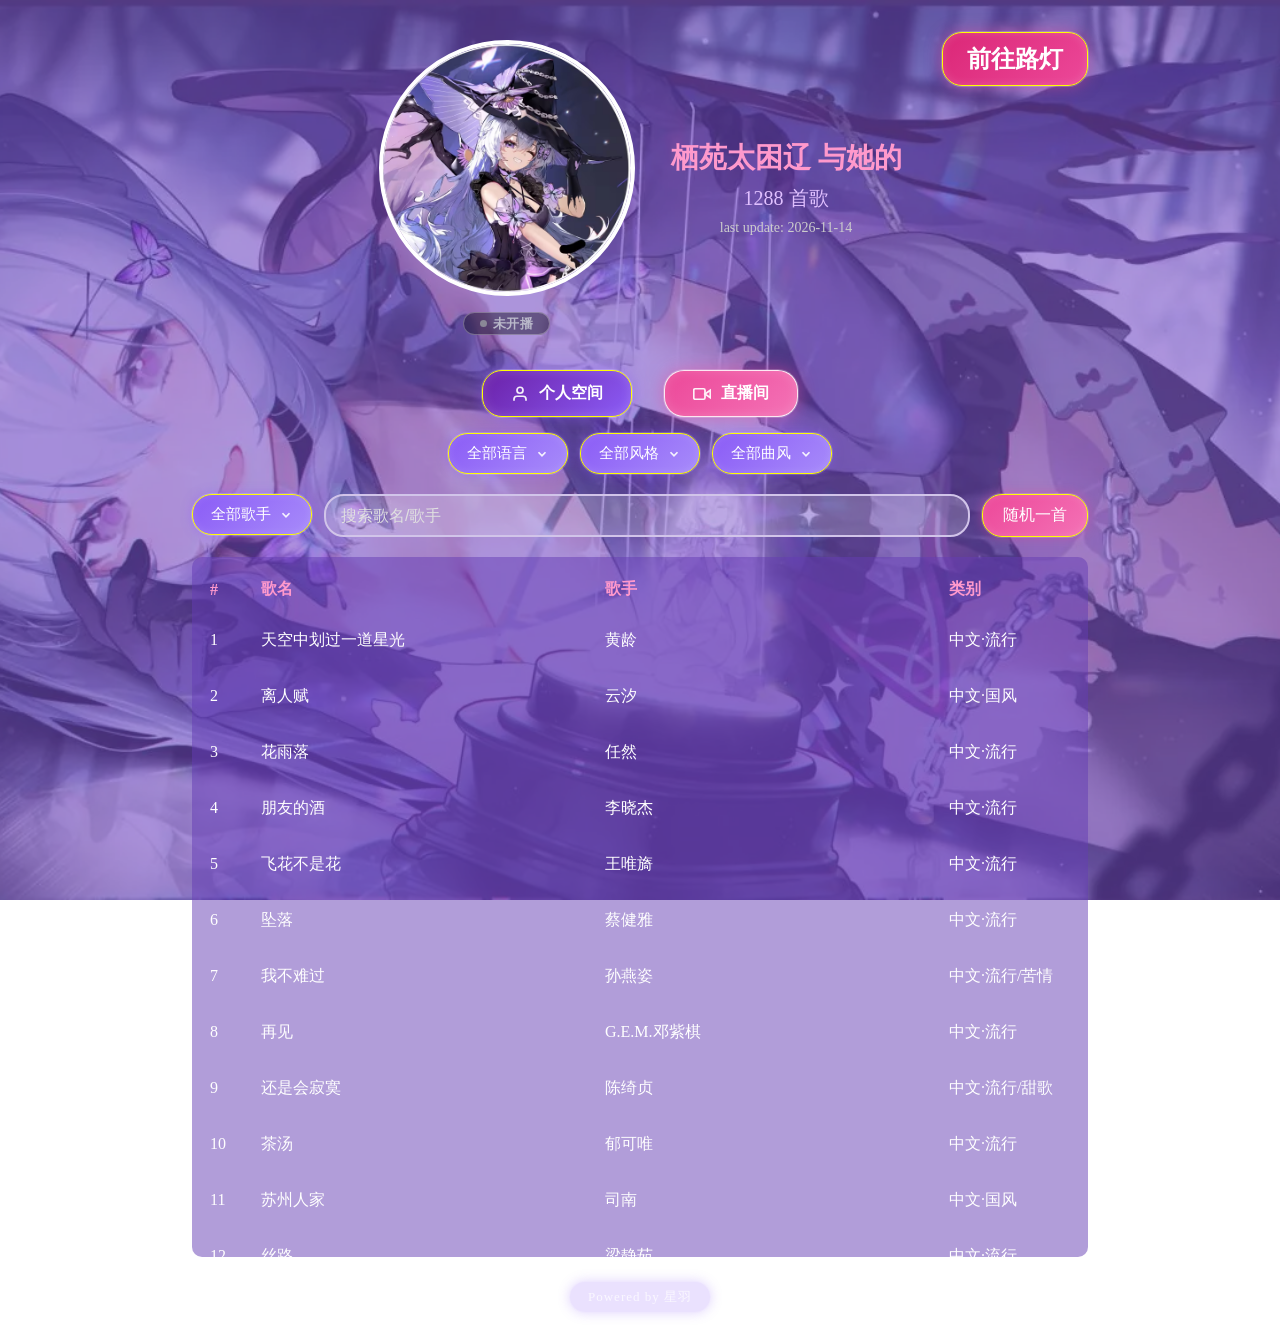
<file: index.html>
<!DOCTYPE html>
<html lang="zh-CN">
<head>
<meta charset="UTF-8">
<meta name="viewport" content="width=device-width, initial-scale=1.0, viewport-fit=cover">
<title>栖苑歌单</title>
<link rel="icon" href="./favicon.ico" type="image/x-icon">
<link rel="stylesheet" href="./style.css?v=22">
</head>
<body>
<!-- 欢迎动画遮罩：进入页面时暗化全屏，表情包+欢迎语弹入渐显，约1.8秒后淡出消失 -->
<div id="welcome-overlay">
    <div class="welcome-content">
                        <img class="welcome-emoji" src="./welcome-emoji.png" alt="欢迎表情">
        <span class="welcome-spark s1"></span>
        <span class="welcome-spark s2"></span>
        <span class="welcome-spark s3"></span>
        <span class="welcome-spark s4"></span>
        <span class="welcome-spark s5"></span>
        <p class="welcome-text">欢迎来到苑小苑的歌单</p>
    </div>
</div>
<!-- 随机歌曲弹窗 -->
<div class="random-modal-mask" id="randomModal">
    <div class="random-modal-box">
        <div class="modal-song-title" id="modalSongTitle"></div>
        <div class="modal-singer-text" id="modalSingerText"></div>
        <div class="modal-tag-wrap" id="tagsContainer">
            <span class="modal-tag-item" id="tagLang"></span>
            <span class="modal-tag-item" id="tagGenre"></span>
            <span class="modal-tag-item" id="tagStyle"></span>
        </div>
        <div class="modal-btn-group">
            <button class="modal-action-btn btn-copy-song" id="modalCopyBtn">复制歌名</button>
            <button class="modal-action-btn btn-re-random" id="modalReRandomBtn">重新随机</button>
        </div>
    </div>
</div>
<!-- 气泡容器 -->
<div id="toast-container"></div>

<!-- PC左右并排、文字居中；移动端自动上下 -->
<div class="header">
    <div class="header-avatar-wrap">
        <a href="https://space.bilibili.com/303246676" target="_blank" class="avatar-link">
            <img src="./e22a6dd351d3eb09e7f238e264fd06a2303246676.jpg@560w_560h_1e_1c.avif" alt="头像" class="avatar">
        </a>
        <!-- 直播状态圆框标识：开播=直播中（粉色发光），未开播=未开播（低调灰） -->
        <div class="live-badge" id="liveBadge">未开播</div>
    </div>
    <div class="header-text-wrap">
        <h1>栖苑太困辽 与她的</h1>
        <p id="song-count">0 首歌</p>
        <div class="update-info">last update: 2026-11-14</div>
    </div>
    <button class="top-right-btn" onclick="window.open('https://qiyuanyuan.feishu.cn/wiki/ABozwohdai54eWkUhVfc49nLnCe?table=tblAyMnUJgpuWVqp&view=vewXxBNTOK','_blank')">前往路灯</button>
</div>

<!-- B站按钮栏 -->
<div class="user-link-bar">
    <a class="user-link-btn" href="https://space.bilibili.com/303246676" target="_blank">
        <svg class="btn-icon" viewBox="0 0 24 24" fill="none" stroke="currentColor" stroke-width="2">
            <path d="M20 21v-2a4 4 0 0 0-4-4H8a4 4 0 0 0-4 4v2"></path>
            <circle cx="12" cy="7" r="4"></circle>
        </svg>
        个人空间
    </a>
    <a class="user-link-btn live" href="https://live.bilibili.com/10049827" target="_blank">
        <svg class="btn-icon" viewBox="0 0 24 24" fill="none" stroke="currentColor" stroke-width="2">
            <polygon points="23 7 16 12 23 17 23 7"></polygon>
            <rect x="1" y="5" width="15" height="14" rx="2"></rect>
        </svg>
        直播间
    </a>
</div>

<!-- PC端一行筛选（大屏显示） -->
<div class="filter-bar">
    <button class="filter-btn active" data-type="lang" data-val="all">全部语言</button>
    <button class="filter-btn" data-type="lang" data-val="中文">中文</button>
    <button class="filter-btn" data-type="lang" data-val="日文">日文</button>
    <button class="filter-btn" data-type="lang" data-val="英文">英文</button>
    <button class="filter-btn active" data-type="style" data-val="all">全部风格</button>
    <button class="filter-btn" data-type="style" data-val="甜歌">甜歌</button>
    <button class="filter-btn" data-type="style" data-val="苦情">苦情</button>
    <button class="filter-btn active" data-type="qufeng" data-val="all">全部曲风</button>
    <button class="filter-btn" data-type="qufeng" data-val="流行">流行</button>
    <button class="filter-btn" data-type="qufeng" data-val="国风">国风</button>
</div>



<!-- 筛选下拉框（<1700px 时替代一行按钮，交互与歌手下拉一致） -->
<div class="filter-select-bar">
    <div class="singer-select-wrap filter-select-wrap" data-ftype="lang">
        <button type="button" class="singer-select filter-select" aria-haspopup="listbox" aria-expanded="false">
            <span class="singer-select-label">全部语言</span>
            <svg class="singer-select-arrow" viewBox="0 0 24 24" width="14" height="14" fill="none" stroke="#fff" stroke-width="3" aria-hidden="true"><path d="M6 9l6 6 6-6"/></svg>
        </button>
        <ul class="singer-select-dropdown" role="listbox" hidden></ul>
    </div>
    <div class="singer-select-wrap filter-select-wrap" data-ftype="style">
        <button type="button" class="singer-select filter-select" aria-haspopup="listbox" aria-expanded="false">
            <span class="singer-select-label">全部风格</span>
            <svg class="singer-select-arrow" viewBox="0 0 24 24" width="14" height="14" fill="none" stroke="#fff" stroke-width="3" aria-hidden="true"><path d="M6 9l6 6 6-6"/></svg>
        </button>
        <ul class="singer-select-dropdown" role="listbox" hidden></ul>
    </div>
    <div class="singer-select-wrap filter-select-wrap" data-ftype="qufeng">
        <button type="button" class="singer-select filter-select" aria-haspopup="listbox" aria-expanded="false">
            <span class="singer-select-label">全部曲风</span>
            <svg class="singer-select-arrow" viewBox="0 0 24 24" width="14" height="14" fill="none" stroke="#fff" stroke-width="3" aria-hidden="true"><path d="M6 9l6 6 6-6"/></svg>
        </button>
        <ul class="singer-select-dropdown" role="listbox" hidden></ul>
    </div>
</div>
<!-- 搜索 -->
<div class="search-bar">
    <!-- 歌手下拉框：自定义组件（下拉面板滚动条可定制为紫色，动效参考主流现代化下拉框） -->
    <div class="singer-select-wrap" id="singerSelectWrap">
        <button type="button" class="singer-select" id="singerSelectBtn" aria-haspopup="listbox" aria-expanded="false" aria-controls="singerSelectPanel">
            <span class="singer-select-label" id="singerSelectLabel">全部歌手</span>
            <svg class="singer-select-arrow" viewBox="0 0 24 24" width="14" height="14" fill="none" stroke="#fff" stroke-width="3" aria-hidden="true"><path d="M6 9l6 6 6-6"/></svg>
        </button>
        <!-- 下拉面板：顶部搜索框固定，下方选项区独立滚动 -->
        <div class="singer-select-panel" id="singerSelectPanel" hidden>
            <div class="singer-search-box">
                <svg class="singer-search-icon" viewBox="0 0 24 24" width="14" height="14" fill="none" stroke="currentColor" stroke-width="2" stroke-linecap="round" aria-hidden="true">
                    <circle cx="11" cy="11" r="7"></circle>
                    <path d="M20 20l-3.5-3.5"></path>
                </svg>
                <input type="text" class="singer-search-input" id="singerSearchInput" placeholder="输入歌手名联想" autocomplete="off" spellcheck="false">
                <button type="button" class="singer-search-clear" id="singerSearchClear" aria-label="清空搜索" hidden>×</button>
            </div>
            <ul class="singer-select-dropdown" id="singerSelectDropdown" role="listbox"></ul>
            <div class="singer-no-result" id="singerNoResult" hidden>没有匹配的歌手</div>
        </div>
    </div>
    <input class="search-input" placeholder="搜索歌名/歌手">
    <button class="random-btn">随机一首</button>
</div>
<!-- 歌单列表 -->
 <div class="list-container">
    <div class="song-list-wrap" id="list"></div>
</div>

<!-- 底部标识 -->
<div class="footer">
    <span class="footer-brand">Powered by 星羽</span>
</div>
<script src="./app.js?v=19"></script>
</body>
</html>
</file>
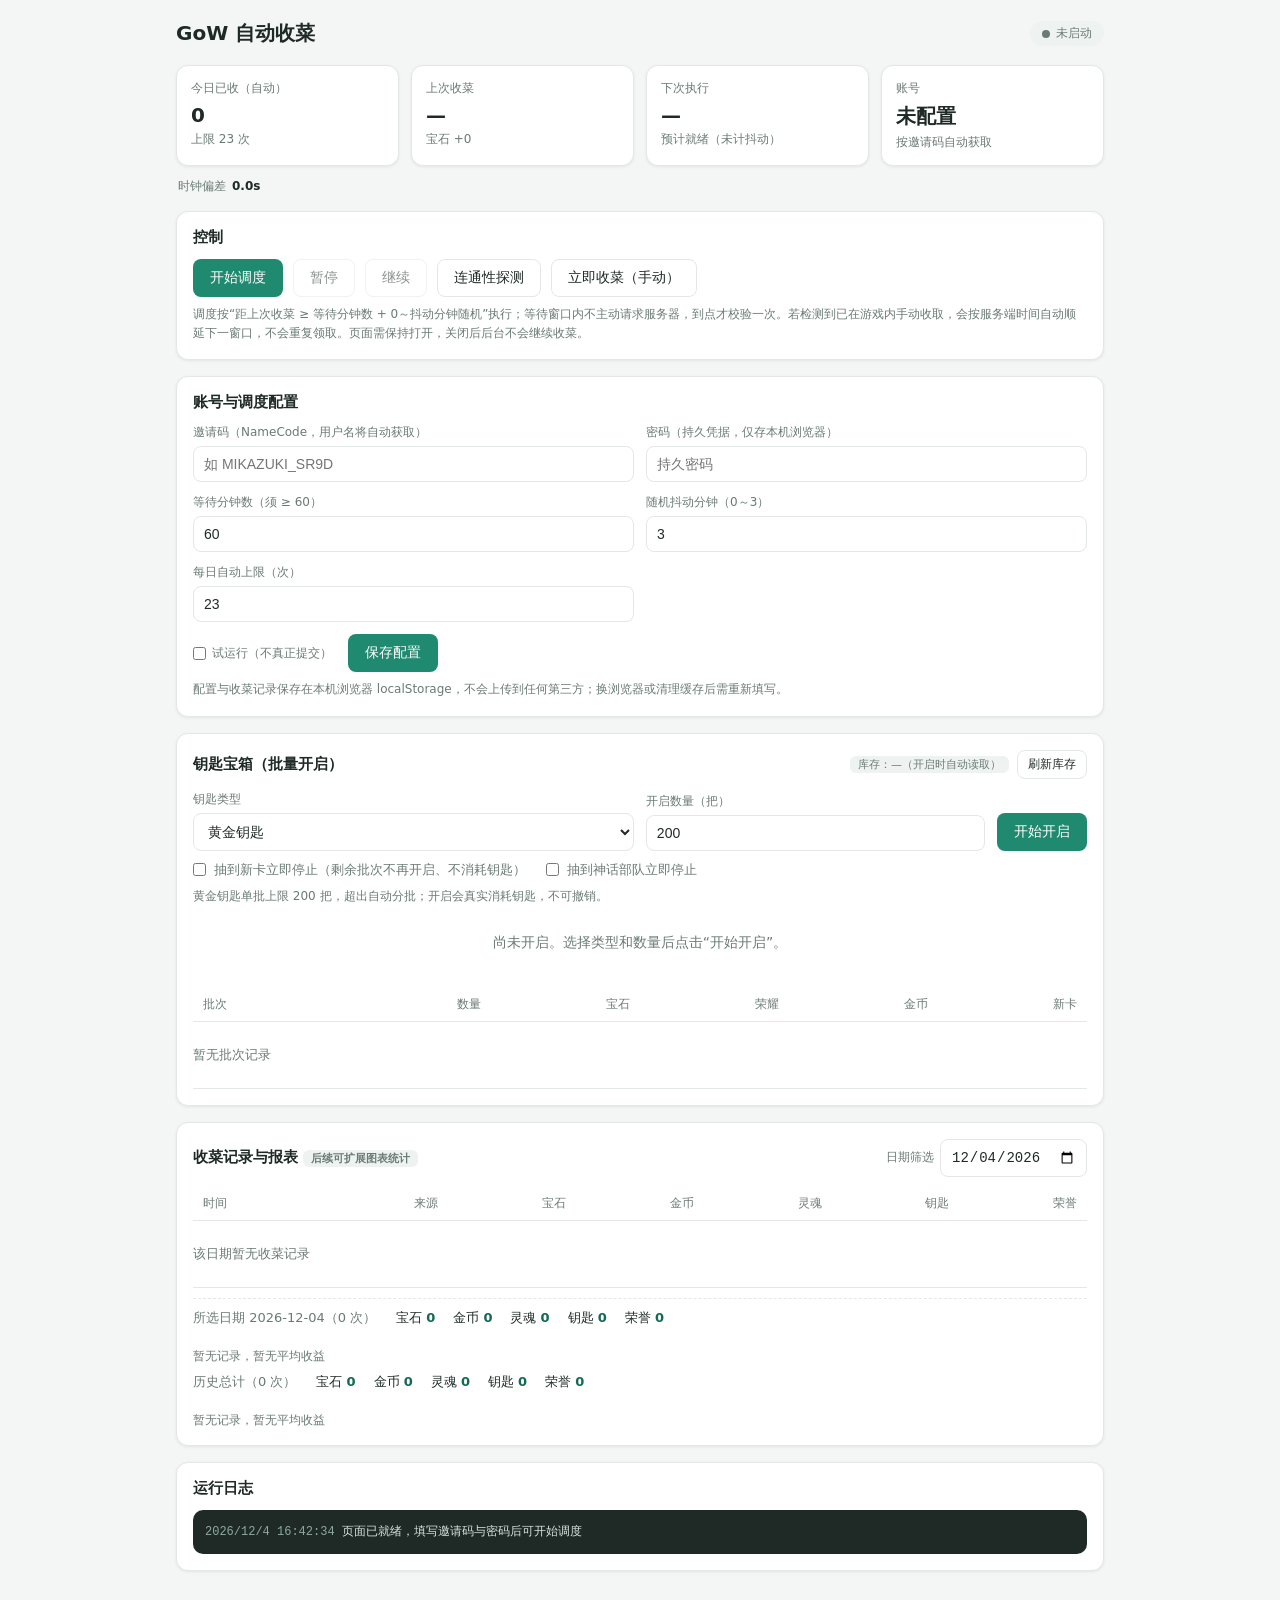
<file: gems/index.html>
<!DOCTYPE html>
<html lang="zh-CN">
<head>
<meta charset="UTF-8">
<meta name="viewport" content="width=device-width, initial-scale=1.0">
<title>GoW 自动收菜</title>
<style>
  :root{
    --bg:#f4f6f5; --card:#ffffff; --line:#e3e8e6; --text:#1f2a27; --muted:#6b7a75;
    --accent:#1f8a70; --accent-d:#166957; --warn:#c8741a; --danger:#c0392b; --ok:#2e9e5b;
    --shadow:0 1px 3px rgba(20,40,35,.08);
  }
  *{box-sizing:border-box;margin:0;padding:0}
  body{font-family:"Segoe UI","Microsoft YaHei",system-ui,sans-serif;background:var(--bg);color:var(--text);font-size:14px}
  .wrap{max-width:960px;margin:0 auto;padding:20px 16px 48px}
  header.top{display:flex;align-items:center;justify-content:space-between;margin-bottom:18px}
  header.top h1{font-size:20px;font-weight:600}
  .badge{display:inline-flex;align-items:center;gap:6px;padding:4px 12px;border-radius:999px;font-size:12px;background:#eef2f0;color:var(--muted)}
  .badge.running{background:#e6f4ec;color:var(--ok)}
  .badge.paused{background:#fdf1e3;color:var(--warn)}
  .badge.stopped{background:#eef2f0;color:var(--muted)}
  .dot{width:8px;height:8px;border-radius:50%;background:currentColor}
  .cards{display:grid;grid-template-columns:repeat(4,1fr);gap:12px;margin-bottom:18px}
  .card{background:var(--card);border:1px solid var(--line);border-radius:12px;padding:14px;box-shadow:var(--shadow)}
  .card .label{color:var(--muted);font-size:12px;margin-bottom:6px}
  .card .value{font-size:20px;font-weight:600}
  .card .sub{color:var(--muted);font-size:12px;margin-top:4px}
  section.panel{background:var(--card);border:1px solid var(--line);border-radius:12px;padding:16px;margin-bottom:16px;box-shadow:var(--shadow)}
  section.panel h2{font-size:15px;margin-bottom:12px}
  .row{display:flex;flex-wrap:wrap;gap:10px;align-items:center}
  .actions{display:flex;flex-wrap:wrap;gap:10px;margin-bottom:6px}
  button{border:1px solid transparent;border-radius:8px;padding:9px 16px;font-size:14px;cursor:pointer;background:#eef2f0;color:var(--text)}
  button.primary{background:var(--accent);color:#fff}
  button.primary:hover{background:var(--accent-d)}
  button.ghost{background:#fff;border-color:var(--line)}
  button.danger{background:#fbeae8;color:var(--danger)}
  button:disabled{opacity:.5;cursor:not-allowed}
  .grid{display:grid;grid-template-columns:repeat(2,1fr);gap:12px}
  label.field{display:flex;flex-direction:column;gap:5px}
  label.field span{font-size:12px;color:var(--muted)}
  input,select{padding:9px 10px;border:1px solid var(--line);border-radius:8px;font-size:14px;background:#fff;color:var(--text);width:100%}
  input:focus,select:focus{outline:none;border-color:var(--accent)}
  .hint{font-size:12px;color:var(--muted);margin-top:8px;line-height:1.6}
  table{width:100%;border-collapse:collapse;font-size:13px}
  th,td{padding:8px 10px;border-bottom:1px solid var(--line);text-align:right}
  th:first-child,td:first-child{text-align:left}
  th{color:var(--muted);font-weight:500;font-size:12px}
  .table-scroll{max-height:360px;overflow-y:auto}
  .totals{margin-top:10px;padding-top:10px;border-top:1px dashed var(--line);display:flex;flex-wrap:wrap;gap:18px;font-size:13px}
  .totals b{color:var(--accent-d)}
  .totals .group-label{color:var(--muted);margin-right:2px}
  .totals .avg{flex-basis:100%;color:var(--muted);font-size:12px;margin-top:3px}
  .totals .avg b{color:var(--text);font-weight:600}
  .totals + .totals{border-top:none;margin-top:4px;padding-top:4px}
  .logbox{background:#1f2a27;color:#d7e2de;border-radius:10px;padding:12px;font-family:Consolas,monospace;font-size:12px;max-height:228px;overflow-y:auto;line-height:1.7}
  .logbox .t{color:#8fa8a1}
  .tag{display:inline-block;padding:1px 8px;border-radius:6px;font-size:11px;background:#eef2f0;color:var(--muted)}
  .tag.auto{background:#e6f4ec;color:var(--ok)}
  .tag.manual{background:#fdf1e3;color:var(--warn)}
  .empty{color:var(--muted);text-align:center;padding:24px 0}
  .identity-info{display:flex;flex-wrap:wrap;gap:8px 18px;margin:-6px 2px 16px;font-size:12px;color:var(--muted)}
  .identity-info b{color:var(--text);font-weight:600}
  .identity-info .item{display:inline-flex;gap:6px;align-items:baseline}
  .key-form{display:grid;grid-template-columns:1.3fr 1fr auto;gap:12px;align-items:end}
  .key-opt{display:flex;align-items:center;gap:8px;font-size:13px;color:var(--muted);cursor:pointer}
  .key-opt input{width:auto;accent-color:var(--accent)}
  .key-opts{display:flex;flex-wrap:wrap;gap:8px 20px;margin-top:10px}
  .key-stats{display:grid;grid-template-columns:repeat(5,1fr);gap:10px;margin-top:14px}
  .key-stats>div{background:#f7faf9;border:1px solid var(--line);border-radius:10px;padding:10px 12px}
  .key-stats .k{color:var(--muted);font-size:12px}
  .key-stats .v{font-size:16px;font-weight:600;margin-top:4px}
  .chips{margin-top:6px}
  .chip{display:inline-block;padding:4px 10px;border-radius:8px;background:#e6f4ec;color:var(--accent-d);font-size:12px;margin:4px 6px 0 0}
  .chip.mythic{background:#f3e8ff;color:#7a3fa8}
  .dialog-mask{position:fixed;inset:0;background:rgba(18,30,26,.44);backdrop-filter:blur(4px);display:flex;align-items:center;justify-content:center;padding:20px;z-index:2000;opacity:0;transition:opacity .18s}
  .dialog-mask[hidden]{display:none}
  .dialog-mask.show{opacity:1}
  .dialog{background:#fff;border-radius:16px;box-shadow:0 18px 50px rgba(15,35,30,.24);width:min(420px,100%);padding:20px 22px 18px;transform:translateY(10px) scale(.97);transition:transform .18s}
  .dialog-mask.show .dialog{transform:none}
  .dialog-head{display:flex;align-items:center;gap:10px;margin-bottom:10px}
  .dialog-icon{width:26px;height:26px;border-radius:50%;display:flex;align-items:center;justify-content:center;font-size:14px;font-weight:700;background:#e6f4ec;color:var(--accent-d);flex:none}
  .dialog-icon.warn{background:#fdf1e3;color:var(--warn)}
  .dialog-icon.danger{background:#fbeae8;color:var(--danger)}
  .dialog h3{font-size:16px;font-weight:600}
  .dialog-body{font-size:13px;color:var(--muted);line-height:1.75;white-space:pre-line}
  .dialog-actions{display:flex;justify-content:flex-end;gap:10px;margin-top:18px}
  .dialog-actions button{padding:8px 18px;border-radius:10px}
  @media (max-width:760px){.cards{grid-template-columns:repeat(2,1fr)}.grid{grid-template-columns:1fr}.key-form{grid-template-columns:1fr}.key-stats{grid-template-columns:repeat(2,1fr)}}
</style>
</head>
<body>
<div class="wrap">

  <header class="top">
    <h1>GoW 自动收菜</h1>
    <span id="statusBadge" class="badge stopped"><span class="dot"></span><span id="statusText">未启动</span></span>
  </header>

  <div class="cards">
    <div class="card"><div class="label">今日已收（自动）</div><div class="value" id="todayCount">0</div><div class="sub" id="todayCap">上限 23 次</div></div>
    <div class="card"><div class="label">上次收菜</div><div class="value" id="lastRun">—</div><div class="sub" id="lastGems">宝石 +0</div></div>
    <div class="card"><div class="label">下次执行</div><div class="value" id="nextRun">—</div><div class="sub" id="nextRunNote">含随机抖动</div></div>
    <div class="card"><div class="label">账号</div><div class="value" id="accountName">未配置</div><div class="sub" id="accountUser">—</div></div>
  </div>

  <div id="identityInfo" class="identity-info"></div>

  <section class="panel">
    <h2>控制</h2>
    <div class="actions">
      <button id="btnStart" class="primary">开始调度</button>
      <button id="btnPause" class="ghost" disabled>暂停</button>
      <button id="btnResume" class="ghost" disabled>继续</button>
      <button id="btnProbe" class="ghost">连通性探测</button>
      <button id="btnNow" class="ghost">立即收菜（手动）</button>
    </div>
    <div class="hint">调度按“距上次收菜 ≥ 等待分钟数 + 0～抖动分钟随机”执行；等待窗口内不主动请求服务器，到点才校验一次。若检测到已在游戏内手动收取，会按服务端时间自动顺延下一窗口，不会重复领取。页面需保持打开，关闭后后台不会继续收菜。</div>
  </section>

  <section class="panel">
    <h2>账号与调度配置</h2>
    <div class="grid">
      <label class="field"><span>邀请码（NameCode，用户名将自动获取）</span><input id="inviteCode" placeholder="如 MIKAZUKI_SR9D"></label>
      <label class="field"><span>密码（持久凭据，仅存本机浏览器）</span><input id="password" type="password" placeholder="持久密码"></label>
      <label class="field"><span>等待分钟数（须 ≥ 60）</span><input id="waitMinutes" type="number" min="60" value="60"></label>
      <label class="field"><span>随机抖动分钟（0～3）</span><input id="jitterMinutes" type="number" min="0" max="3" step="0.5" value="3"></label>
      <label class="field"><span>每日自动上限（次）</span><input id="maxPerDay" type="number" min="1" value="23"></label>
    </div>
    <div class="row" style="margin-top:12px;gap:16px">
      <label class="field" style="flex-direction:row;align-items:center;gap:6px"><input id="dryRun" type="checkbox" style="width:auto"><span>试运行（不真正提交）</span></label>
      <button id="btnSave" class="primary">保存配置</button>
    </div>
    <div class="hint">配置与收菜记录保存在本机浏览器 localStorage，不会上传到任何第三方；换浏览器或清理缓存后需重新填写。</div>
  </section>

  <section class="panel">
    <div class="row" style="justify-content:space-between;margin-bottom:12px">
      <h2 style="margin-bottom:0">钥匙宝箱（批量开启）</h2>
      <div class="row" style="gap:8px">
        <span class="tag" id="keyStock">库存：—</span>
        <button id="btnRefreshKeys" class="ghost" style="padding:5px 10px;font-size:12px">刷新库存</button>
      </div>
    </div>
    <div class="key-form">
      <label class="field"><span>钥匙类型</span><select id="keyType"></select></label>
      <label class="field"><span>开启数量（把）</span><input id="keyAmount" type="number" min="1" step="1" value="200"></label>
      <button id="btnOpenKeys" class="primary">开始开启</button>
    </div>
    <div class="key-opts">
      <label class="key-opt"><input id="stopOnNew" type="checkbox"><span>抽到新卡立即停止（剩余批次不再开启、不消耗钥匙）</span></label>
      <label class="key-opt"><input id="stopOnMythic" type="checkbox"><span>抽到神话部队立即停止</span></label>
    </div>
    <div class="hint" id="keyHint"></div>
    <div class="hint" id="keyProgress" style="margin-top:4px"></div>
    <div id="keySummary"></div>
    <div class="table-scroll" style="max-height:260px;margin-top:12px">
      <table>
        <thead><tr><th>批次</th><th>数量</th><th>宝石</th><th>荣耀</th><th>金币</th><th>新卡</th></tr></thead>
        <tbody id="keyBatchBody"></tbody>
      </table>
    </div>
    <div id="keyNewCards"></div>
  </section>

  <section class="panel">
    <div class="row" style="justify-content:space-between;margin-bottom:10px">
      <h2 style="margin-bottom:0">收菜记录与报表 <span class="tag">后续可扩展图表统计</span></h2>
      <label class="field" style="flex-direction:row;align-items:center;gap:6px;width:auto"><span>日期筛选</span><input id="filterDate" type="date" style="width:auto"></label>
    </div>
    <div class="table-scroll">
      <table>
        <thead><tr><th>时间</th><th>来源</th><th>宝石</th><th>金币</th><th>灵魂</th><th>钥匙</th><th>荣誉</th></tr></thead>
        <tbody id="ledgerBody"></tbody>
      </table>
    </div>
    <div class="totals" id="totalsDay"></div>
    <div class="totals" id="totalsAll"></div>
  </section>

  <section class="panel">
    <h2>运行日志</h2>
    <div id="logbox" class="logbox"></div>
  </section>

</div>

<div id="dialogMask" class="dialog-mask" hidden>
  <div class="dialog" role="dialog" aria-modal="true" aria-labelledby="dialogTitle">
    <div class="dialog-head"><span id="dialogIcon" class="dialog-icon">i</span><h3 id="dialogTitle">提示</h3></div>
    <div id="dialogBody" class="dialog-body"></div>
    <div class="dialog-actions">
      <button id="dialogCancel" class="ghost">取消</button>
      <button id="dialogOk" class="primary">确定</button>
    </div>
  </div>
</div>

<script>
"use strict";
/* ===================== 常量与状态 ===================== */
const API = "https://pcmob.parse.gemsofwar.com/call_function";
const CFG_KEY = "gow_harvest_cfg";
const LEDGER_KEY = "gow_harvest_ledger";

const DEFAULTS = {
  inviteCode: "", username: "", usernameCode: "", password: "",
  waitMinutes: 60, jitterMinutes: 3, maxPerDay: 23, dryRun: false,
  clientVersion: "9.4.0r85161", platform: "PC_CLIENT",
  lc: "zh", paymentCountry: "CN", paymentCurrency: "CNY",
  steamid: ""
};

let cfg = loadJSON(CFG_KEY, DEFAULTS);
 // 用户名一律由邀请码反查：旧配置没记录来源、或邀请码已变更的，直接丢弃缓存
if(cfg.username && cfg.usernameCode !== cfg.inviteCode){ cfg.username = ""; cfg.usernameCode = ""; }
let ledger = loadJSON(LEDGER_KEY, []);
let token = null;
let sessionId = randId();
let status = "stopped";           // stopped / running / paused / probing / collecting
let lastRunAt = null;
let lastCollectMs = null;
let lastReward = {};
let nextRunAt = null;
let timer = null;
let busy = false;
let lastRenderedDay = localDate(Date.now());
let filterDate = localDate(Date.now()); // 报表所选日期（本地自然日）
let clockOffset = 0; // 本地毫秒 - 服务器毫秒（本地偏快为正）
let profileLastCollect = null; // 服务端 LastCollectTime（公开资料）
let profileNextReady = null;   // LastCollectTime + 等待分钟
let profileName = "";
let profileLevel = null;

/* ===================== 钥匙宝箱状态 ===================== */
const KEYRUN_KEY = "gow_key_lastrun";
const KEYBAL_KEY = "gow_key_balance";
const KEYIDX_KEY = "gow_key_idxmap";
/* Type 取值：0 黄金 / 1 荣耀 / 2 钻石 / 3 活动 / 4 VIP / 5 公会印记 / 6 闪耀。
   普通钥匙单批上限 200，公会印记单批 50；公会印记按 20 枚印记/把消耗。 */
const KEY_SPECS = [
  {id:0, name:"黄金钥匙", max:200},
  {id:1, name:"荣耀钥匙", max:200},
  {id:2, name:"钻石钥匙", max:200},
  {id:3, name:"活动钥匙", max:200},
  {id:4, name:"VIP 钥匙", max:200},
  {id:5, name:"公会印记钥匙", max:50, sealsPerKey:20},
  {id:6, name:"闪耀钥匙", max:200}
];
const KEY_IDX_SEED = {0:0, 1:1, 2:2};  // 已在抓包中实测：KeyTypes[0/1/2] 分别对应黄金/荣耀/钻石
let keyIdxMap = loadJSON(KEYIDX_KEY, KEY_IDX_SEED);
let keyBalance = loadJSON(KEYBAL_KEY, null);
let keyRun = loadJSON(KEYRUN_KEY, null);
let keyBusy = false;
let lastUser = null;
let troopNames = null;        // troop id -> 名称（来自 Taran 数据镜像）
let troopNamesLoading = null;

/* ===================== 工具 ===================== */
function loadJSON(key, fallback){
  try{ const v = localStorage.getItem(key); return v ? JSON.parse(v) : JSON.parse(JSON.stringify(fallback)); }
  catch(e){ return JSON.parse(JSON.stringify(fallback)); }
}
function saveJSON(key, val){ localStorage.setItem(key, JSON.stringify(val)); }
function randId(){ return Math.random().toString(36).slice(2,18); }
function nowMs(){ return Date.now(); }
function serverNow(){ return Date.now() - clockOffset; } // 服务器口径当前毫秒
function fmtTime(ms){ if(!ms) return "—"; const d=new Date(ms); return d.toLocaleString("zh-CN",{hour12:false}); }
function localDate(ms){ const d=new Date(ms??Date.now()); const y=d.getFullYear(); const m=String(d.getMonth()+1).padStart(2,"0"); const day=String(d.getDate()).padStart(2,"0"); return `${y}-${m}-${day}`; }
function todayStr(){ return localDate(Date.now()); }
function nextMidnightMs(){ const d=new Date(); d.setHours(24,0,0,30); return d.getTime(); } // 本地次日 00:00:30
function esc(s){ return String(s??"").replace(/[&<>"']/g, c=>({"&":"&amp;","<":"&lt;",">":"&gt;",'"':"&quot;","'":"&#39;"}[c])); }

function log(msg, level="info"){
  const box = document.getElementById("logbox");
  const line = document.createElement("div");
  line.innerHTML = `<span class="t">${fmtTime(nowMs())}</span> ${esc(msg)}`;
  box.appendChild(line);
  while(box.children.length > 300) box.removeChild(box.firstChild);
  box.scrollTop = box.scrollHeight;
}

/* ===================== 通用弹窗（替代原生 alert/confirm） ===================== */
let dialogResolve = null;
function showDialog(opts){
  const o = opts || {};
  const mask = document.getElementById("dialogMask");
  const icon = document.getElementById("dialogIcon");
  document.getElementById("dialogTitle").textContent = o.title || "提示";
  document.getElementById("dialogBody").textContent = o.message || "";
  icon.textContent = o.tone==="warn" || o.tone==="danger" ? "!" : "i";
  icon.className = "dialog-icon" + (o.tone==="warn" || o.tone==="danger" ? " " + o.tone : "");
  const cancelBtn = document.getElementById("dialogCancel");
  cancelBtn.style.display = o.showCancel ? "" : "none";
  cancelBtn.textContent = o.cancelText || "取消";
  const okBtn = document.getElementById("dialogOk");
  okBtn.textContent = o.okText || "确定";
  mask.hidden = false;
  requestAnimationFrame(()=> mask.classList.add("show"));
  setTimeout(()=> okBtn.focus(), 60);
  return new Promise(resolve=>{ dialogResolve = resolve; });
}
function closeDialog(result){
  const mask = document.getElementById("dialogMask");
  mask.classList.remove("show");
  setTimeout(()=>{ mask.hidden = true; }, 180);
  const r = dialogResolve;
  dialogResolve = null;
  if(r) r(result);
}

/* ===================== API 封装 ===================== */
function envelope(fn, extra={}){
  return Object.assign({
    functionName: fn,
    username: cfg.username, password: cfg.password,
    clientCallTime: nowMs(), clientVersion: cfg.clientVersion,
    ServerToken: token, platform: cfg.platform,
    analyticsSessionId: sessionId, lc: cfg.lc,
    paymentCountry: cfg.paymentCountry, paymentCurrency: cfg.paymentCurrency
  }, extra);
}

async function apiCall(body){
  const resp = await fetch(API, {
    method:"POST",
    headers:{"Content-Type":"application/json; charset=utf-8"},
    body: JSON.stringify(body)
  });
  const ans = await resp.json();
  if(ans.error && !ans.result) throw new Error(typeof ans.error==="string"?ans.error:JSON.stringify(ans.error));
  return ans.result ?? ans;
}

async function login(){
  await ensureUsername();
  const r = await apiCall(envelope("login_user", {
    facebook:0, fullScreen:1, hint:2, music:1, rated:0,
    savetime:1423527580051, sound:1,
    ConsoleId: cfg.steamid, Platform:2, GetDebugTasks:false, language: cfg.lc
  }));
  token = r.ServerToken;
  if(!token) throw new Error("登录未下发 ServerToken");
  lastUser = r.pUser || null;
  log("登录成功，会话令牌已刷新");
  return r;
}

async function resolveUsername(){
  if(!cfg.inviteCode) throw new Error("请先填写邀请码");
  const u = await apiCall({
    clientVersion:cfg.clientVersion, platform:cfg.platform,
    functionName:"download_user_names", SearchText:cfg.inviteCode, StartAt:0, Limit:500
  });
  const list = u.Usernames || [];
  const want = String(cfg.inviteCode || "").trim().toLowerCase();
  // 只认邀请码完全匹配（忽略大小写）；仅当结果唯一时才接受，避免误取别人的账号
  const item = list.find(x=>String(x.Name||"").toLowerCase()===want) || (list.length===1?list[0]:null);
  if(!item) throw new Error("邀请码未查到唯一账号");
  const prof = await apiCall({
    clientVersion:cfg.clientVersion, platform:cfg.platform,
    functionName:"get_hero_profile", Id:item.Id
  });
  const pd = prof.ProfileData || {};
  cfg.username = pd.username || "";
  if(cfg.username) cfg.usernameCode = cfg.inviteCode;
  return pd;
}

let usernameResolving = null;
/* 用户名唯一来源：邀请码。带来源标记，邀请码变了自动重查；并发调用共享同一请求 */
async function ensureUsername(){
  if(!cfg.inviteCode) throw new Error("请先填写邀请码");
  if(cfg.username && cfg.usernameCode === cfg.inviteCode) return cfg.username;
  if(usernameResolving) return usernameResolving;
  usernameResolving = (async()=>{
    const pd = await resolveUsername();
    if(!cfg.username) throw new Error("邀请码未解析到用户名");
    cfg.usernameCode = cfg.inviteCode;
    saveJSON(CFG_KEY, cfg);
    return cfg.username;
  })();
  try{
    return await usernameResolving;
  } finally {
    usernameResolving = null;
  }
}

async function fetchProfile(){
  const u = await apiCall({clientVersion:cfg.clientVersion,platform:cfg.platform,functionName:"download_user_names",SearchText:cfg.inviteCode,StartAt:0,Limit:500});
  const list=u.Usernames||[];
  const want=String(cfg.inviteCode||"").trim().toLowerCase();
  const item=list.find(x=>String(x.Name||"").toLowerCase()===want)||(list.length===1?list[0]:null); if(!item) return null;
  const prof=await apiCall({clientVersion:cfg.clientVersion,platform:cfg.platform,functionName:"get_hero_profile",Id:item.Id});
  const pd=prof.ProfileData||{};
  if(typeof pd.ServerTime==="number") clockOffset = Date.now()-pd.ServerTime;
  return pd;
}

async function serverLastCollect(){
  if(!cfg.inviteCode) return null;
  try{
    const pd=await fetchProfile();
    return pd && typeof pd.LastCollectTime==="number"?pd.LastCollectTime:null;
  }catch(e){ log("就绪状态查询失败: "+e.message, "warn"); return null; }
}

async function refreshIdentity(){
  if(!cfg.inviteCode) return;
  try{
    const pd=await fetchProfile(); if(!pd) return;
    profileLastCollect=typeof pd.LastCollectTime==="number"?pd.LastCollectTime:null;
    profileName=pd.Name||""; profileLevel=pd.Level??null;
    if(pd.username && (!cfg.username || cfg.usernameCode!==cfg.inviteCode)){
      cfg.username=pd.username; cfg.usernameCode=cfg.inviteCode; saveJSON(CFG_KEY,cfg);
    }
    if(profileLastCollect) profileNextReady=profileLastCollect+cfg.waitMinutes*60*1000;
    render();
  }catch(e){ log("资料查询失败: "+e.message,"warn"); }
}

/* ===================== 奖励解析 ===================== */
const TR_FIELDS = ["TributeGoldToCollect","TributeSoulsToCollect","TributeKeysToCollect","TributeGloryToCollect","TributeGemsToCollect"];
const GOLD_FIELDS = ["GoldToCollect","HomeGoldToCollect","OtherGoldToCollect"];
const num = (o,k)=> (typeof o?.[k]==="number"?o[k]:0);
const roundInt = v=>Math.round(v);
const round1 = v=>Math.round(v*10)/10;

function parseRewards(result){
  const tr = Object.fromEntries(TR_FIELDS.map(f=>[f,num(result,f)]));
  const gold = Object.fromEntries(GOLD_FIELDS.map(f=>[f,num(result,f)]));
  const hero = result.NewHeroData || {};
  return {
    tribute: !!result.Tribute,
    tributeRewards: tr, regularGold: gold,
    balances:{ Gold:hero.Gold, Gems:hero.Gems, Souls:hero.Souls },
    lastCollectTime: hero.LastCollectTime, serverTime: hero.ServerTime
  };
}

function todayAutoCount(){
  const t = localDate(Date.now());
  return ledger.filter(r=>localDate(r.ts)===t && r.source==="auto").length;
}

/* 按服务端上次收菜时间，匹配本地同一次收菜的记录（容差 60 秒） */
function ledgerRecordAt(ts){
  if(!ts) return null;
  let best=null, diff=Infinity;
  for(const r of ledger){
    const ref = (typeof r.lastCollectTime==="number" && r.lastCollectTime>0) ? r.lastCollectTime : r.ts;
    const d = Math.abs(ref-ts);
    if(d<diff){ diff=d; best=r; }
  }
  return diff<=60000 ? best : null;
}

/* ===================== 收菜 ===================== */
async function collectOnce(source="auto"){
  const waitMs = cfg.waitMinutes*60*1000;

  if(source==="auto" && todayAutoCount() >= cfg.maxPerDay){
    log(`今日已达上限 ${cfg.maxPerDay} 次，已排到次日 00:00 后继续`, "warn");
    nextRunAt = nextMidnightMs(); // 跨天计数自动归 0，到次日零点再复核；冷却窗口仍由就绪判断把关
    render();
    return {ok:false,reason:"daily_cap"};
  }

  // 到点后单次向服务端校验上次收菜时间；等待窗口内不做任何轮询请求
  const srvLast = await serverLastCollect();
  if(srvLast!=null){
    if(lastCollectMs && srvLast > lastCollectMs + 1000){
      log("检测到服务端收菜时间已更新（可能已在游戏内手动收取），按服务端时间顺延");
    }
    lastCollectMs = srvLast;
    profileLastCollect = srvLast;
    profileNextReady = srvLast + waitMs;
  }
  const ref = lastCollectMs || lastRunAt;
  if(ref && serverNow()-ref < waitMs){
    const remain = Math.ceil((waitMs-(serverNow()-ref))/1000);
    log(`距上次收菜不足 ${cfg.waitMinutes} 分钟（约剩 ${remain} 秒），跳过并顺延下一轮`);
    scheduleNext();
    render();
    return {ok:false,reason:"not_ready"};
  }

  setStatus("collecting");
  try{
    if(!token) await login();

    if(cfg.dryRun){
      log("[dry-run] 试运行：未真正提交 collect_gold");
      return {ok:true,dryRun:true};
    }

    const result = await apiCall(envelope("collect_gold"));
    const rewards = parseRewards(result);
    if(rewards.lastCollectTime){ lastCollectMs = rewards.lastCollectTime; profileLastCollect = rewards.lastCollectTime; profileNextReady = rewards.lastCollectTime + cfg.waitMinutes*60*1000; }
    lastRunAt = nowMs();
    lastReward = rewards;

    const entry = {
      ts:lastRunAt, date:localDate(lastRunAt), source,
      classification:null, ...rewards
    };
    ledger.push(entry);
    saveJSON(LEDGER_KEY, ledger);

    const tr=rewards.tributeRewards;
    if(rewards.tribute && Object.values(tr).some(v=>v>0)){
      log(`收菜成功｜贡品 gold=${tr.TributeGoldToCollect} souls=${tr.TributeSoulsToCollect} keys=${tr.TributeKeysToCollect} glory=${tr.TributeGloryToCollect} gems=${tr.TributeGemsToCollect}`);
    }else{
      log("本轮无可领取贡品（未就绪或奖励为 0）");
    }
    scheduleNext();
    render();
    return {ok:true, rewards};
  }catch(e){
    log("本轮收菜异常: "+e.message, "error");
    token = null;
    return {ok:false, error:e.message};
  }finally{
    if(status==="collecting") setStatus(timer?"running":"stopped");
  }
}

/* ===================== 调度 ===================== */
function scheduleNext(){
  const waitMs = cfg.waitMinutes*60*1000;
  const jitterMs = Math.random()*cfg.jitterMinutes*60*1000;
  const base = lastCollectMs || lastRunAt;
  const delay = base ? (base+waitMs-serverNow()+jitterMs) : (waitMs+jitterMs);
  nextRunAt = nowMs() + Math.max(delay, 5000);
}

function tick(){
  if(status!=="running" || busy) return;
  // 跨自然日时先刷新计数卡片（不请求服务器），计数随日期自动归 0
  const today = localDate(nowMs());
  if(today!==lastRenderedDay){ lastRenderedDay=today; render(); }
  if(nextRunAt==null || nowMs()>=nextRunAt){
    busy = true;
    collectOnce("auto").finally(()=>{ busy=false; if(nextRunAt==null) scheduleNext(); });
  }
}

function start(){
  if(status==="running") return;
  if(!cfg.inviteCode){ log("请先在配置页填写邀请码", "warn"); return; }
  setStatus("running");
  nextRunAt = null; // 启动先跑一轮
  if(timer) clearInterval(timer);
  timer = setInterval(tick, 5000);
  log("调度已启动");
}
function pause(){ if(status==="running"){ setStatus("paused"); log("调度已暂停"); } }
function resume(){ if(status==="paused"){ setStatus("running"); log("调度已继续"); } }
function stopAll(){ if(timer){clearInterval(timer);timer=null;} setStatus("stopped"); }

function setStatus(s){
  status = s;
  const badge=document.getElementById("statusBadge"), txt=document.getElementById("statusText");
  const map={running:["running","运行中"],paused:["paused","已暂停"],stopped:["stopped","未启动"],probing:["running","探测中"],collecting:["running","收菜中"]};
  const [cls,label]=map[s]||map.stopped;
  badge.className="badge "+cls; txt.textContent=label;
  document.getElementById("btnPause").disabled = s!=="running";
  document.getElementById("btnResume").disabled = s!=="paused";
}

/* ===================== 配置读写 ===================== */
function readForm(){
  return {
    inviteCode:document.getElementById("inviteCode").value.trim(),
    password:document.getElementById("password").value,
    waitMinutes:Number(document.getElementById("waitMinutes").value)||60,
    jitterMinutes:Number(document.getElementById("jitterMinutes").value)||0,
    maxPerDay:Number(document.getElementById("maxPerDay").value)||23,
    dryRun:document.getElementById("dryRun").checked
  };
}
function fillForm(){
  document.getElementById("inviteCode").value=cfg.inviteCode||"";
  document.getElementById("password").value=cfg.password||"";
  document.getElementById("waitMinutes").value=cfg.waitMinutes;
  document.getElementById("jitterMinutes").value=cfg.jitterMinutes;
  document.getElementById("maxPerDay").value=cfg.maxPerDay;
  document.getElementById("dryRun").checked=!!cfg.dryRun;
}

async function saveConfig(){
  const f=readForm();
  f.waitMinutes=Math.max(60, Number(f.waitMinutes)||60);
  f.jitterMinutes=Math.min(3, Math.max(0, Number(f.jitterMinutes)||0));
  f.maxPerDay=Math.max(1, Number(f.maxPerDay)||23);
  const prevCode=cfg.inviteCode;
  Object.assign(cfg,f);
  if(cfg.inviteCode!==prevCode){ cfg.username=""; cfg.usernameCode=""; }
  if(cfg.inviteCode){
    try{ await ensureUsername(); log("已按邀请码自动获取用户名"); }
    catch(e){ log("自动获取用户名失败: "+e.message,"warn"); }
  }else{
    cfg.username=""; cfg.usernameCode="";
  }
  saveJSON(CFG_KEY,cfg);
  // 按新等待分钟数刷新预计可收时间；调度进行中则用新参数实时重排下一轮
  if(profileLastCollect) profileNextReady=profileLastCollect+cfg.waitMinutes*60*1000;
  if(timer) scheduleNext();
  log("配置已保存，调度参数已实时生效");
  render();
  refreshIdentity();
}

/* ===================== 渲染 ===================== */
function render(){
  document.getElementById("todayCount").textContent = todayAutoCount();
  document.getElementById("todayCap").textContent = `上限 ${cfg.maxPerDay} 次`;
  const lastRef = profileLastCollect || lastRunAt;
  document.getElementById("lastRun").textContent = fmtTime(lastRef);
  const lastRecord = ledgerRecordAt(lastRef);
  const memGems = lastReward.tributeRewards?.TributeGemsToCollect;
  const gems = memGems ?? lastRecord?.tributeRewards?.TributeGemsToCollect ?? 0;
  const gemsEl = document.getElementById("lastGems");
  gemsEl.textContent = `宝石 +${gems}`;
  gemsEl.title = memGems == null && lastRecord ? "来自本地收菜记录" : "";
  document.getElementById("nextRun").textContent = fmtTime(nextRunAt || profileNextReady);
  document.getElementById("nextRunNote").textContent = nextRunAt ? "含随机抖动" : "预计就绪（未计抖动）";
  document.getElementById("accountName").textContent = profileName || cfg.inviteCode || "未配置";
  document.getElementById("accountUser").textContent = cfg.username || "按邀请码自动获取";

  // 身份/就绪信息条
  const offSec=(clockOffset/1000).toFixed(1);
  const info=[];
  if(profileName) info.push(`<span class="item">角色 <b>${esc(profileName)}</b></span>`);
  if(profileLevel!=null) info.push(`<span class="item">等级 <b>${profileLevel}</b></span>`);
  if(profileLastCollect) info.push(`<span class="item">上次收菜 <b>${fmtTime(profileLastCollect)}</b></span>`);
  if(profileNextReady) info.push(`<span class="item">预计可收 <b>${fmtTime(profileNextReady)}</b></span>`);
  info.push(`<span class="item">时钟偏差 <b>${offSec}s</b></span>`);
  document.getElementById("identityInfo").innerHTML = info.join("");

  // 记录表（按所选日期筛选）
  document.getElementById("filterDate").value = filterDate;
  const dayRows = ledger.filter(r=>localDate(r.ts)===filterDate);
  const body=document.getElementById("ledgerBody");
  if(!dayRows.length){ body.innerHTML=`<tr><td colspan="7" class="empty">该日期暂无收菜记录</td></tr>`; }
  else{
    body.innerHTML = dayRows.slice().reverse().map(r=>{
      const tr=r.tributeRewards||{}, g=r.regularGold||{};
      const gold=(tr.TributeGoldToCollect??0)+(g.GoldToCollect??0);
      const srcTag=r.source==="auto"?`<span class="tag auto">自动</span>`:`<span class="tag manual">手动</span>`;
      return `<tr><td>${fmtTime(r.ts)}</td><td>${srcTag}</td><td>${tr.TributeGemsToCollect??0}</td><td>${gold}</td><td>${tr.TributeSoulsToCollect??0}</td><td>${tr.TributeKeysToCollect??0}</td><td>${tr.TributeGloryToCollect??0}</td></tr>`;
    }).join("");
  }

  // 累计统计：所选日期 + 历史总计；各含合计、次数与平均每次收益；贡品金币与常规金币合并为金币
  const totalsHtml=(rows,label)=>{
    const n=rows.length;
    const sum=f=>rows.reduce((s,r)=>s+((r.tributeRewards||{})[f]||0),0);
    const sums={
      gems:sum("TributeGemsToCollect"),
      gold:rows.reduce((s,r)=>s+((r.tributeRewards||{}).TributeGoldToCollect||0)+((r.regularGold||{}).GoldToCollect||0),0),
      souls:sum("TributeSoulsToCollect"),
      keys:sum("TributeKeysToCollect"),
      glory:sum("TributeGloryToCollect")
    };
    const avg=k=> n? sums[k]/n : 0;
    const avgLine = n
      ? `<span class="avg">平均每次：宝石 <b>${round1(avg("gems"))}</b> · 金币 <b>${roundInt(avg("gold"))}</b> · 灵魂 <b>${roundInt(avg("souls"))}</b> · 钥匙 <b>${roundInt(avg("keys"))}</b> · 荣誉 <b>${roundInt(avg("glory"))}</b></span>`
      : `<span class="avg">暂无记录，暂无平均收益</span>`;
    return `<span class="group-label">${label}（${n} 次）</span>`+
      `<span>宝石 <b>${sums.gems}</b></span>`+
      `<span>金币 <b>${sums.gold}</b></span>`+
      `<span>灵魂 <b>${sums.souls}</b></span>`+
      `<span>钥匙 <b>${sums.keys}</b></span>`+
      `<span>荣誉 <b>${sums.glory}</b></span>`+
      avgLine;
  };
  document.getElementById("totalsDay").innerHTML = totalsHtml(dayRows, `所选日期 ${filterDate||"—"}`);
  document.getElementById("totalsAll").innerHTML = totalsHtml(ledger, "历史总计");
}

/* ===================== 钥匙宝箱：开启与汇总 ===================== */
function fmtInt(v){ return (typeof v==="number" && isFinite(v)) ? v.toLocaleString("zh-CN") : "—"; }

function keySpec(){
  const v = Number(document.getElementById("keyType").value);
  return KEY_SPECS.find(k=>k.id===v) || KEY_SPECS[0];
}

function stockText(spec){
  if(!keyBalance) return "库存：—（开启时自动读取）";
  if(spec.id===5){
    return (typeof keyBalance.Seals==="number") ? `库存：${fmtInt(keyBalance.Seals)} 枚印记（20 枚/把）` : "库存：—";
  }
  const idx = keyIdxMap[spec.id];
  if(idx==null || !Array.isArray(keyBalance.KeyTypes) || typeof keyBalance.KeyTypes[idx]!=="number") return "库存：—（首次开启后校准）";
  return `库存：${fmtInt(keyBalance.KeyTypes[idx])} 把`;
}

function absorbBalance(hero){
  if(!hero) return;
  if(Array.isArray(hero.KeyTypes)){
    keyBalance = {KeyTypes:hero.KeyTypes.slice(), Seals:hero.Seals, Gems:hero.Gems, Gold:hero.Gold, Glory:hero.Glory};
    saveJSON(KEYBAL_KEY, keyBalance);
  }
}

/* 卡牌 id → 名称：数据来自 Taran 数据镜像（Garyatrics 托管的 Troops_Chinese.json） */
async function ensureTroopNames(){
  if(troopNames) return troopNames;
  if(troopNamesLoading) return troopNamesLoading;
  troopNamesLoading = fetch("./troop_names.json", {cache:"no-cache"})
    .then(r=> r.ok ? r.json() : {})
    .then(m=>{ troopNames = m && typeof m==="object" ? m : {}; return troopNames; })
    .catch(()=>{ troopNames = {}; return troopNames; });
  return troopNamesLoading;
}

function troopMeta(id){
  const v = troopNames && troopNames[String(id)];
  if(!v) return null;
  return Array.isArray(v) ? {name:v[0], rarityId:v[1]} : {name:v, rarityId:null};
}

function troopLabel(id){
  const m = troopMeta(id);
  return m ? `${esc(m.name)} · #${id}` : `#${id}`;
}

/* 用每批前后的 KeyTypes 差值反推该类型在数组中的下标（仅普通钥匙） */
function calibrateKeyIndex(specId, before, after, spent){
  if(specId===5 || !Array.isArray(before) || !Array.isArray(after) || !(spent>0)) return;
  const mapped = keyIdxMap[specId];
  if(mapped!=null && before[mapped]-after[mapped]===spent) return;
  for(let i=0;i<Math.min(before.length, after.length);i++){
    if(before[i]-after[i]===spent){ keyIdxMap[specId]=i; saveJSON(KEYIDX_KEY, keyIdxMap); return; }
  }
}

async function callOpenKey(typeId, amount){
  const extra = {Type:typeId, Amount:amount, FactionId:-1, TutorialId:0, SpendCurrency:(typeId===5), EpicBurningTroops:null};
  try{ return await apiCall(envelope("open_key", extra)); }
  catch(e){
    log("开钥匙调用失败，重新登录后重试: "+e.message, "warn");
    token = null; await login();
    return await apiCall(envelope("open_key", extra));
  }
}

function parseKeyBatch(res){
  const arr = res.SimpleRewardArray || [];
  const sums = {gem:0, glory:0, gold:0, soul:0, rune:0, ingot:0, troop:0};
  const news = [];
  const troops = [];
  for(const e of arr){
    if(Object.prototype.hasOwnProperty.call(sums, e.Type)) sums[e.Type] += (typeof e.Amount==="number"?e.Amount:0);
    if(e.Type==="troop"){
      const n = (typeof e.Amount==="number"?e.Amount:1);
      troops.push({id:e.Data, n});
      if(e.New===true) news.push({id:e.Data, n});
    }
  }
  const ev = res.EventData || {};
  return {sums, news, troops, keysSpent:num(ev,"KeysSpent"), sealsSpent:num(ev,"SealsSpent"), hero:res.NewHeroData||{}};
}

async function openKeys(){
  if(keyBusy) return;
  const spec = keySpec();
  const input = document.getElementById("keyAmount");
  let total = Math.floor(Number(input.value));
  if(!(total>0)){ log("请输入大于 0 的开启数量", "warn"); return; }
  const MAX_TOTAL = 10000;
  if(total>MAX_TOTAL){ total=MAX_TOTAL; input.value=total; log(`单次最多开启 ${MAX_TOTAL} 把，已自动调整`, "warn"); }

  const batches = Math.ceil(total/spec.max);
  const stopOnNew = document.getElementById("stopOnNew").checked;
  const stopOnMythic = document.getElementById("stopOnMythic").checked;
  const stopParts = [];
  if(stopOnNew) stopParts.push("抽到新卡");
  if(stopOnMythic) stopParts.push("抽到神话部队");
  const costLine = spec.id===5
    ? `预计消耗公会印记 ${fmtInt(total*spec.sealsPerKey)} 枚（${spec.sealsPerKey} 枚/把）`
    : `将消耗 ${fmtInt(total)} 把${spec.name}`;
  const okToOpen = await showDialog({
    title:"确认开启",
    message:`开启 ${fmtInt(total)} 把「${spec.name}」\n分 ${batches} 批提交（单批上限 ${spec.max}）\n${costLine}。` +
      (stopParts.length ? `\n${stopParts.join("或")}会立即停止，剩余批次不再消耗。` : ``) +
      `\n\n开启会真实消耗游戏内资源，不可撤销。`,
    okText:"确认开启", cancelText:"取消", showCancel:true
  });
  if(!okToOpen) return;

  keyBusy = true;
  const btn = document.getElementById("btnOpenKeys");
  btn.disabled = true; btn.textContent = "开启中…";
  document.getElementById("keyProgress").textContent = "";
  try{
    if(!token) await login();
    else { try{ await login(); }catch(e){ log("刷新令牌失败，沿用现有令牌: "+e.message, "warn"); } }
    absorbBalance(lastUser);

    // 库存预校验，避免打空批次
    if(spec.id===5 && keyBalance && typeof keyBalance.Seals==="number" && keyBalance.Seals < total*spec.sealsPerKey){
      const need = total*spec.sealsPerKey;
      log(`公会印记不足：需要 ${need} 枚，当前 ${keyBalance.Seals} 枚`, "error");
      await showDialog({
        title:"公会印记不足", tone:"warn",
        message:`需要 ${fmtInt(need)} 枚印记，当前只有 ${fmtInt(keyBalance.Seals)} 枚。\n公会印记按 ${spec.sealsPerKey} 枚/把消耗，请先补充印记或减少数量。`,
        okText:"知道了"
      });
      return;
    }
    const idx = keyIdxMap[spec.id];
    if(spec.id!==5 && keyBalance && idx!=null && Array.isArray(keyBalance.KeyTypes) && typeof keyBalance.KeyTypes[idx]==="number" && keyBalance.KeyTypes[idx] < total){
      const have = keyBalance.KeyTypes[idx];
      log(`${spec.name}不足：需要 ${total} 把，当前 ${have} 把`, "error");
      await showDialog({
        title:`${spec.name}不足`, tone:"warn",
        message:`需要 ${fmtInt(total)} 把，当前只有 ${fmtInt(have)} 把。\n请减少开启数量，或先在游戏内补充钥匙。`,
        okText:"知道了"
      });
      return;
    }

    await ensureTroopNames(); // 神话判定依赖名称字典里的 rarityId
    if(stopOnMythic && (!troopNames || !Object.keys(troopNames).length)){
      log("部队名称字典加载失败，神话判定可能不生效，请刷新页面重试", "warn");
    }

    const agg = {gem:0, glory:0, gold:0, soul:0, rune:0, ingot:0, troop:0};
    const newMap = {};
    const allTroops = {};
    const rows = [];
    let done = 0, opened = 0, keysUsed = 0, sealsUsed = 0, aborted = "", stoppedEarly = false;

    for(let b=1;b<=batches;b++){
      const amount = Math.min(spec.max, total-done);
      document.getElementById("keyProgress").textContent = `正在开启第 ${b}/${batches} 批（${amount} 把）…`;
      const before = keyBalance && Array.isArray(keyBalance.KeyTypes) ? keyBalance.KeyTypes.slice() : null;

      const res = await callOpenKey(spec.id, amount);
      const pr = parseKeyBatch(res);
      for(const k in agg) agg[k] += pr.sums[k];
      pr.news.forEach(n=>{ newMap[n.id] = (newMap[n.id]||0) + n.n; });
      pr.troops.forEach(t=>{ allTroops[t.id] = (allTroops[t.id]||0) + t.n; });

      const spent = spec.id===5 ? pr.sealsSpent : pr.keysSpent;
      const expected = spec.id===5 ? amount*spec.sealsPerKey : amount;
      const openedThis = spec.id===5 ? Math.round(pr.sealsSpent/spec.sealsPerKey) : pr.keysSpent;
      keysUsed += pr.keysSpent; sealsUsed += pr.sealsSpent;
      done += amount; opened += openedThis;
      rows.push({b, amount, opened:openedThis, sums:pr.sums, newCount:pr.news.length});

      if(Array.isArray(pr.hero.KeyTypes)){
        const after = pr.hero.KeyTypes.slice();
        absorbBalance(pr.hero);
        if(before) calibrateKeyIndex(spec.id, before, after, spent);
      }

      const mythicThis = pr.troops.filter(t=>{ const m=troopMeta(t.id); return m && m.rarityId===6; }).length;
      log(`开钥匙｜第 ${b}/${batches} 批 ${amount} 把｜宝石 +${pr.sums.gem} 荣耀 +${pr.sums.glory} 金币 +${pr.sums.gold}${pr.news.length?` 新卡 ${pr.news.length}`:""}${mythicThis?` 神话 ${mythicThis}`:""}`);

      const hitNew = stopOnNew && pr.news.length > 0;
      const hitMythic = stopOnMythic && mythicThis > 0;
      const hitParts = [];
      if(hitNew) hitParts.push("新卡");
      if(hitMythic) hitParts.push("神话部队");

      if(spent < expected){
        aborted = `资源不足，服务器实际只开启了 ${openedThis} 把，已提前结束` +
          (hitParts.length ? `；本批同时抽到${hitParts.join("与")}` : "");
        log(aborted, "warn");
        break;
      }
      if((hitNew || hitMythic) && b < batches){
        stoppedEarly = true;
        aborted = `第 ${b} 批抽到${hitParts.join("与")}，已按设置停止；剩余 ${batches-b} 批未开启，不消耗钥匙`;
        log(aborted, "warn");
        break;
      }
      if(b<batches) await new Promise(r=>setTimeout(r, 400));
    }

    const mythicTroops = Object.entries(allTroops)
      .map(([id,n])=> ({id:Number(id), n, meta:troopMeta(id)}))
      .filter(x=> x.meta && x.meta.rarityId===6)
      .map(x=> ({id:x.id, n:x.n, name:x.meta.name}));
    keyRun = {
      ts:nowMs(), date:localDate(nowMs()),
      typeId:spec.id, typeName:spec.name,
      requested:total, opened,
      batches:rows, sums:agg,
      newTroops:Object.entries(newMap).map(([id,n])=>({id:Number(id), n})),
      mythicTroops,
      stopOnNew, stopOnMythic, stoppedEarly,
      keysUsed, sealsUsed, aborted
    };
    saveJSON(KEYRUN_KEY, keyRun);
    log(`开钥匙${stoppedEarly?"提前结束":"完成"}｜共 ${opened} 把｜宝石 +${agg.gem} 荣耀 +${agg.glory} 金币 +${agg.gold}｜新卡 ${keyRun.newTroops.length} 张`);
  }catch(e){
    log("开钥匙异常: "+e.message, "error");
  }finally{
    keyBusy = false;
    btn.disabled = false; btn.textContent = "开始开启";
    document.getElementById("keyProgress").textContent = "";
    renderKeyPanel();
  }
}

function renderKeyPanel(){
  const spec = keySpec();
  document.getElementById("keyStock").textContent = stockText(spec);
  document.getElementById("keyHint").textContent = spec.id===5
    ? "公会印记钥匙按 20 枚印记/把消耗，单批上限 50；超出自动分批。开启会真实消耗印记，不可撤销。"
    : `${spec.name}单批上限 ${spec.max} 把，超出自动分批；开启会真实消耗钥匙，不可撤销。`;

  const sum = document.getElementById("keySummary");
  const body = document.getElementById("keyBatchBody");
  const news = document.getElementById("keyNewCards");

  if(!keyRun){
    sum.innerHTML = `<div class="empty">尚未开启。选择类型和数量后点击“开始开启”。</div>`;
    body.innerHTML = `<tr><td colspan="6" class="empty">暂无批次记录</td></tr>`;
    news.innerHTML = "";
    return;
  }

  const s = keyRun.sums || {};
  sum.innerHTML = `
    <div class="key-stats">
      <div><div class="k">已开启</div><div class="v">${fmtInt(keyRun.opened)} 把</div></div>
      <div><div class="k">宝石</div><div class="v">+${fmtInt(s.gem||0)}</div></div>
      <div><div class="k">荣耀</div><div class="v">+${fmtInt(s.glory||0)}</div></div>
      <div><div class="k">金币</div><div class="v">+${fmtInt(s.gold||0)}</div></div>
      <div><div class="k">新卡</div><div class="v">${(keyRun.newTroops||[]).length} 张</div></div>
    </div>
    <div class="hint">${esc(keyRun.typeName)}｜${fmtTime(keyRun.ts)}｜其他：灵魂 +${fmtInt(s.soul||0)} · 符文 ${fmtInt(s.rune||0)} · 铸锭 ${fmtInt(s.ingot||0)} · 部队 ${fmtInt(s.troop||0)}${keyRun.aborted?`｜${esc(keyRun.aborted)}`:""}</div>`;

  body.innerHTML = (keyRun.batches||[]).map(r=>{
    const rs = r.sums || {};
    return `<tr><td>第 ${r.b} 批</td><td>${r.amount}</td><td>${rs.gem||0}</td><td>${rs.glory||0}</td><td>${rs.gold||0}</td><td>${r.newCount||0}</td></tr>`;
  }).join("") || `<tr><td colspan="6" class="empty">暂无批次记录</td></tr>`;

  const list = keyRun.newTroops || [];
  let newsHtml = `<div class="hint" style="margin-top:10px">新获得卡牌（Type=troop 且 New=true）</div>`;
  newsHtml += list.length
    ? `<div class="chips">${list.map(n=>{
        const m = troopMeta(n.id);
        const cls = m && m.rarityId===6 ? "chip mythic" : "chip";
        return `<span class="${cls}">部队 ${troopLabel(n.id)} ×${n.n}</span>`;
      }).join("")}</div>`
    : `<div class="hint">本次未获得新卡牌</div>`;

  if(Array.isArray(keyRun.mythicTroops)){
    const myth = keyRun.mythicTroops;
    newsHtml += `<div class="hint" style="margin-top:10px">神话部队（稀有度=神话）</div>`;
    newsHtml += myth.length
      ? `<div class="chips">${myth.map(n=>`<span class="chip mythic">${esc(n.name)} · #${n.id} ×${n.n}</span>`).join("")}</div>`
      : `<div class="hint">本次未抽出神话部队</div>`;
  }
  news.innerHTML = newsHtml;
}

/* ===================== 事件绑定 ===================== */
document.getElementById("dialogOk").onclick=()=>closeDialog(true);
document.getElementById("dialogCancel").onclick=()=>closeDialog(false);
document.getElementById("dialogMask").onclick=e=>{ if(e.target.id==="dialogMask") closeDialog(false); };
document.addEventListener("keydown", e=>{
  const mask=document.getElementById("dialogMask");
  if(!mask || mask.hidden) return;
  if(e.key==="Escape"){ e.preventDefault(); closeDialog(false); }
  if(e.key==="Enter"){ e.preventDefault(); closeDialog(true); }
});
document.getElementById("btnStart").onclick=start;
document.getElementById("btnPause").onclick=pause;
document.getElementById("btnResume").onclick=resume;
document.getElementById("btnSave").onclick=saveConfig;
document.getElementById("btnNow").onclick=()=>collectOnce("manual-trigger");
document.getElementById("filterDate").onchange=e=>{ filterDate=e.target.value||localDate(Date.now()); render(); };
document.getElementById("btnProbe").onclick=async()=>{
  setStatus("probing");
  try{
    await refreshIdentity();
    await login();
    saveJSON(CFG_KEY,cfg);
    const offSec=(clockOffset/1000).toFixed(1);
    log(`探测成功｜角色 ${profileName||cfg.username}（${cfg.inviteCode}）等级 ${profileLevel??"—"}｜本机时钟偏差 ${offSec} 秒`);
  }catch(e){ log("探测失败: "+e.message,"error"); }
  finally{ setStatus(timer?"running":"stopped"); render(); }
};

(function initKeyPanel(){
  const sel = document.getElementById("keyType");
  KEY_SPECS.forEach(k=>{ const o=document.createElement("option"); o.value=String(k.id); o.textContent=k.name; sel.appendChild(o); });
  sel.value = "0";
  document.getElementById("keyAmount").value = KEY_SPECS[0].max;
  sel.onchange = ()=>{ document.getElementById("keyAmount").value = keySpec().max; renderKeyPanel(); };
  document.getElementById("btnOpenKeys").onclick = openKeys;
  document.getElementById("btnRefreshKeys").onclick = async()=>{
    try{ await login(); absorbBalance(lastUser); renderKeyPanel(); log("钥匙库存已刷新"); }
    catch(e){ log("刷新库存失败: "+e.message, "error"); }
  };
  renderKeyPanel();
  ensureTroopNames().then(()=>{ if(keyRun) renderKeyPanel(); }).catch(()=>{});
})();

fillForm();
render();
if(cfg.inviteCode) refreshIdentity();
log("页面已就绪，填写邀请码与密码后可开始调度");
</script>
</body>
</html>
</file>
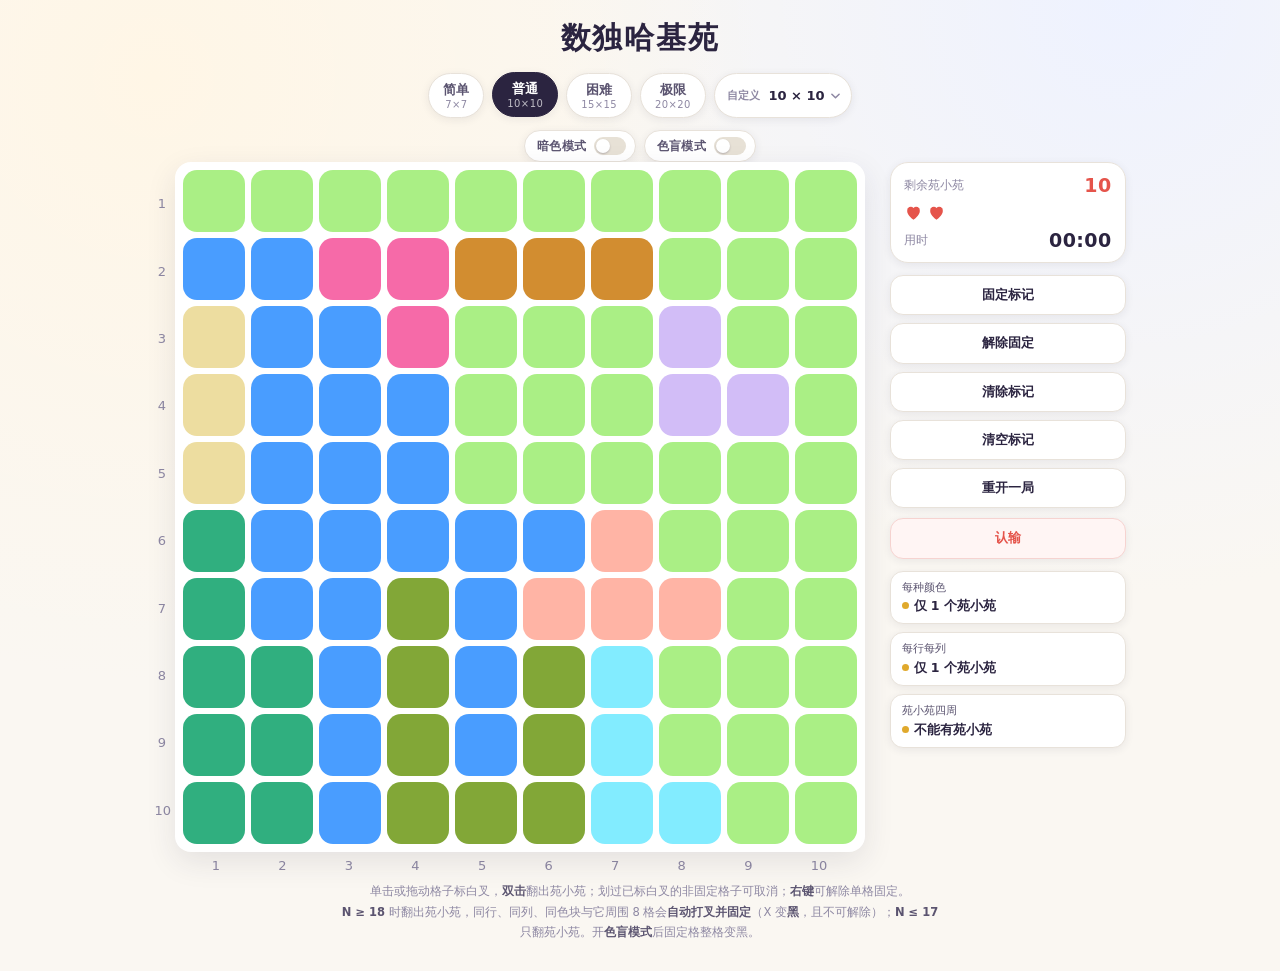
<file: cat.html>
<!DOCTYPE html>
<html lang="zh-CN">
<head>
<meta charset="utf-8">
<meta name="viewport" content="width=device-width, initial-scale=1, viewport-fit=cover, user-scalable=no">
<link rel="preload" as="image" href="welcome-emoji.png">
<meta name="theme-color" content="#faf7f2">
<title>数独哈基苑</title>
<style>
:root{
  --ink:#2b2440;
  --ink-2:#5b5470;
  --ink-3:#8e88a3;
  --bg:#faf7f2;
  --card:#ffffff;
  --line:#e8e2da;
  --gold:#e0a92c;
  --gold-soft:rgba(224,169,44,.35);
  --red:#e5544b;
  --accent:#5a6fd6;
  --edge:rgba(43,36,64,.30);
  --shadow:0 10px 30px rgba(43,36,64,.10);
  --shadow-s:0 2px 8px rgba(43,36,64,.08);
}
*{box-sizing:border-box;-webkit-tap-highlight-color:transparent}
html,body{margin:0;padding:0}
body{
  background:
    radial-gradient(circle at 12% 8%, #fff6e6 0%, rgba(255,246,230,0) 42%),
    radial-gradient(circle at 88% 0%, #eef2ff 0%, rgba(238,242,255,0) 40%),
    var(--bg);
  color:var(--ink);
  font-family:"PingFang SC","Hiragino Sans GB","Microsoft YaHei",system-ui,-apple-system,"Segoe UI",sans-serif;
  min-height:100vh;
  padding:18px 16px 28px;
  -webkit-font-smoothing:antialiased;
}
.wrap{max-width:1240px;margin:0 auto}
header{text-align:center;margin-bottom:14px}
h1{
  margin:0;
  font-size:clamp(22px,4.6vw,30px);
  letter-spacing:.06em;
  font-weight:800;
  color:var(--ink);
}
h1 .paw{color:var(--gold)}

/* 难度 */
.lvrow{display:flex;gap:8px;justify-content:center;align-items:stretch;flex-wrap:wrap;margin:14px auto 12px;max-width:620px}
.levels{
  display:flex;gap:8px;justify-content:center;flex-wrap:wrap;
  margin:0;max-width:620px;
}
/* 自定义难度：自绘下拉（不用浏览器原生 select，原生弹层样式各端不一致也不好看） */
.lvsel{
  position:relative;display:inline-flex;align-items:center;gap:4px;padding:0 6px 0 12px;
  border:1px solid var(--line);border-radius:999px;background:#fff;
  box-shadow:var(--shadow-s);font-size:11px;font-weight:600;color:var(--ink-3);
  white-space:nowrap;
}
.lvsellab{letter-spacing:.02em}
.ddbtn{
  appearance:none;-webkit-appearance:none;border:0;background:transparent;outline:none;
  display:inline-flex;align-items:center;gap:6px;padding:7px 5px 7px 4px;border-radius:999px;
  font-family:inherit;font-size:13px;font-weight:700;color:var(--ink);cursor:pointer;
  transition:background .16s;
}
.ddbtn .v{font-variant-numeric:tabular-nums}
.ddbtn:hover:not(:disabled){background:rgba(27,26,46,.055)}
.ddbtn:disabled{opacity:.45;cursor:not-allowed}
.ddcaret{width:9px;height:6px;flex:0 0 auto;transition:transform .2s}
.ddcaret path{fill:none;stroke:var(--ink-3);stroke-width:1.7;stroke-linecap:round;stroke-linejoin:round}
.ddbtn[aria-expanded="true"] .ddcaret{transform:rotate(180deg)}
.ddpop{
  position:absolute;top:calc(100% + 8px);right:0;z-index:40;
  display:grid;grid-template-columns:repeat(4,1fr);gap:5px;padding:8px;
  min-width:246px;max-height:254px;overflow-y:auto;overscroll-behavior:contain;
  background:#fff;border:1px solid var(--line);border-radius:16px;
  box-shadow:0 20px 44px -20px rgba(24,22,45,.36),0 2px 8px rgba(24,22,45,.06);
  opacity:0;visibility:hidden;transform:translateY(-6px) scale(.985);
  transition:opacity .16s,transform .16s,visibility .16s;
}
.ddpop.on{opacity:1;visibility:visible;transform:none}
.ddpop::-webkit-scrollbar{width:6px}
.ddpop::-webkit-scrollbar-thumb{background:#dcd9e8;border-radius:99px}
.ddpop::-webkit-scrollbar-track{background:transparent}
.dditem{
  appearance:none;border:0;background:#f6f5fa;color:var(--ink-2);font-family:inherit;
  font-size:12px;font-weight:700;font-variant-numeric:tabular-nums;
  padding:8px 0;border-radius:10px;cursor:pointer;letter-spacing:.01em;transition:background .14s,color .14s;
}
.dditem:hover{background:#ebe8f5;color:var(--ink)}
.dditem[aria-selected="true"]{background:var(--ink);color:#fff}
.lv{
  appearance:none;border:1px solid var(--line);background:#fff;color:var(--ink-2);
  padding:7px 14px;border-radius:999px;font-size:13px;font-weight:600;
  cursor:pointer;transition:.16s;font-family:inherit;
  box-shadow:var(--shadow-s);
}
.lv small{display:block;font-size:10px;font-weight:500;color:var(--ink-3);letter-spacing:.04em}
.lv[aria-pressed="true"]{background:var(--ink);border-color:var(--ink);color:#fff;transform:translateY(-1px)}
.lv[aria-pressed="true"] small{color:rgba(255,255,255,.7)}
.lv:disabled{opacity:.45;cursor:not-allowed}

/* HUD */
.hud{
  display:flex;align-items:center;justify-content:space-between;gap:10px;
  background:var(--card);border-radius:18px;border:1px solid var(--line);
  padding:9px 14px;max-width:520px;margin:0 auto;box-shadow:var(--shadow-s);
}
.hud .item{display:flex;align-items:center;gap:7px;font-size:12px;color:var(--ink-3);white-space:nowrap}
.hud .val{font-size:17px;font-weight:800;color:var(--ink);font-variant-numeric:tabular-nums;letter-spacing:.02em}
.hud .val.accent{color:var(--red)}
.hearts{display:flex;gap:3px}
.heart{width:19px;height:19px;display:block}
.heart path{fill:var(--red)}
.heart.lost path{fill:#e7e2da}

/* 规则 */
.rules{display:grid;grid-template-columns:repeat(3,1fr);gap:12px;max-width:760px;margin:14px auto 0}
.rule{
  background:var(--card);border:1px solid var(--line);border-radius:16px;
  padding:10px 8px;text-align:center;box-shadow:var(--shadow-s);
}
.rule .t{font-size:12px;color:var(--ink-2);line-height:1.45}
.rule .b{font-size:13px;font-weight:800;color:var(--ink);line-height:1.5;margin-top:2px}
.rule .dot{width:7px;height:7px;border-radius:50%;background:var(--gold);display:inline-block;margin-right:5px;vertical-align:1px}
.rules-mobile{display:none}

/* 棋盘 */
.board-shell{
  display:grid;grid-template-columns:auto 1fr auto;grid-template-rows:1fr auto;
  gap:5px;justify-content:center;margin:16px auto 0;width:max-content;
}
.rnums{grid-column:1;grid-row:1;display:flex;flex-direction:column;justify-content:space-around}
.cnums{grid-column:2;grid-row:2;display:flex;justify-content:space-around;padding-top:2px}
.rnums span,.cnums span{font-size:var(--lab,10px);color:var(--ink-3);font-variant-numeric:tabular-nums;line-height:1;text-align:center}
.board{
  grid-column:2;grid-row:1;
  display:grid;background:#fff;border-radius:16px;padding:6px;
  box-shadow:var(--shadow);touch-action:none;user-select:none;-webkit-user-select:none;
  position:relative;
}
.board.generating{opacity:.55;filter:saturate(.6)}
.cell{
  position:relative;border-radius:7px;overflow:hidden;
  display:flex;align-items:center;justify-content:center;
  transition:transform .08s ease, filter .16s ease;
}
.cell:active{transform:scale(.96)}
.cell.br{box-shadow:inset calc(var(--edge-w,0px)*-1) 0 0 var(--edge)}
.cell.bb{box-shadow:inset 0 calc(var(--edge-w,0px)*-1) 0 var(--edge)}
.cell.br.bb{box-shadow:inset calc(var(--edge-w,0px)*-1) 0 0 var(--edge), inset 0 calc(var(--edge-w,0px)*-1) 0 var(--edge)}
.cell.wrong::after{content:"";position:absolute;inset:0;background:rgba(229,84,75,.22)}
.cell.cat{background-image:radial-gradient(circle at 30% 20%,rgba(255,255,255,.55),rgba(255,255,255,0) 62%)}

.x{position:absolute;inset:0;display:flex;align-items:center;justify-content:center}
.x i{
  position:absolute;
  width:56%;
  height:calc(var(--cell,26px)*.075);
  min-height:2px;
  background:#fff;
  border-radius:99px;
  box-shadow:0 0 0 1px rgba(43,36,64,.28);
  transform:rotate(45deg);
}
.x i:last-child{transform:rotate(-45deg)}
.x.red i{background:#f4584c;box-shadow:0 0 0 1.5px rgba(255,255,255,.85)}
/* 固定标记：色块保持原色，只把 X 由白变近黑（一眼区分"固定"与"临时标记"，又不吃掉颜色信息） */
.cell.fixed .x i{background:#111;box-shadow:none}
/* 色盲模式：固定的黑色 X 换成"整格涂黑"，用非颜色线索（明暗块）也能看出哪些格已固定 */
body.cb .cell.fixed{background:#111 !important}
body.cb .cell.fixed .x i{opacity:0}

.cat-svg{width:82%;height:82%;pointer-events:none;filter:drop-shadow(0 2px 3px rgba(43,36,64,.18))}
/* 翻出来的苑小苑：直接用项目里的欢迎图（透明底 PNG），不垫底色 */
.cell .yuan{width:96%;height:96%;object-fit:contain;pointer-events:none;user-select:none;-webkit-user-drag:none;filter:drop-shadow(0 2px 3px rgba(43,36,64,.16))}

/* 按钮 */
.actions{display:grid;grid-template-columns:repeat(3,1fr);gap:9px;max-width:620px;margin:18px auto 0}
.btn{
  appearance:none;border:1px solid var(--line);background:#fff;color:var(--ink);
  border-radius:13px;padding:11px 6px;font-size:13px;font-weight:700;cursor:pointer;
  font-family:inherit;transition:.16s;box-shadow:var(--shadow-s);line-height:1.25;
}
.btn:hover{border-color:#d6cec2;transform:translateY(-1px)}
.btn:active{transform:translateY(0)}
.btn[disabled]{opacity:.42;cursor:not-allowed;transform:none}
.btn.warn{background:#fff5f4;border-color:#f6d3d0;color:var(--red)}
.btn.primary{background:var(--ink);border-color:var(--ink);color:#fff}
.btn.primary:hover{background:#3a3257;border-color:#3a3257}
.btn.confirm{background:#fdf2e0;border-color:#f0d6a6;color:#a9731a}

.hint{text-align:center;font-size:11.5px;color:var(--ink-3);margin:12px auto 0;line-height:1.8;max-width:620px}
.hint b{color:var(--ink-2);font-weight:600}
.hint-touch{display:none}

/* 色盲模式 / 暗色模式开关 */
.opts{display:flex;justify-content:center;align-items:center;flex-wrap:wrap;gap:8px;margin:9px auto 0;max-width:620px}
.sw{
  appearance:none;display:inline-flex;align-items:center;gap:8px;cursor:pointer;
  background:#fff;border:1px solid var(--line);border-radius:99px;padding:6px 9px 6px 12px;
  font-family:inherit;font-size:12px;font-weight:700;color:var(--ink-2);line-height:1;
  box-shadow:var(--shadow-s);transition:.16s;
}
.sw:hover{border-color:#d6cec2}
.sw:active{transform:scale(.98)}
.sw .sw-t{letter-spacing:.02em}
.sw i{
  position:relative;flex:0 0 auto;width:32px;height:18px;border-radius:99px;
  background:#e7e1d6;transition:background .18s ease;
}
.sw i::after{
  content:"";position:absolute;top:2px;left:2px;width:14px;height:14px;border-radius:50%;
  background:#fff;box-shadow:0 1px 2px rgba(43,36,64,.25);transition:transform .18s ease;
}
.sw[aria-checked="true"]{color:var(--ink);border-color:var(--gold)}
.sw[aria-checked="true"] i{background:var(--gold)}
.sw[aria-checked="true"] i::after{transform:translateX(14px)}

/* 遮罩 */
.overlay{
  position:fixed;inset:0;display:none;align-items:center;justify-content:center;
  background:rgba(250,247,242,.82);backdrop-filter:blur(6px);-webkit-backdrop-filter:blur(6px);
  z-index:50;padding:24px;
}
.overlay.on{display:flex}
.panel-acts{display:flex;gap:8px;margin-top:4px}
.panel-acts .btn{flex:1}
.endbar{
  position:fixed;left:50%;bottom:calc(12px + env(safe-area-inset-bottom,0px));
  transform:translateX(-50%) translateY(14px);
  display:flex;align-items:center;gap:8px;padding:8px 10px;border-radius:16px;
  background:rgba(255,255,255,.95);border:1px solid var(--line);
  box-shadow:0 12px 34px rgba(43,36,64,.18);backdrop-filter:blur(8px);-webkit-backdrop-filter:blur(8px);
  opacity:0;pointer-events:none;transition:opacity .22s ease, transform .22s ease;
  z-index:60;max-width:calc(100vw - 20px);
}
.endbar.on{opacity:1;pointer-events:auto;transform:translateX(-50%) translateY(0)}
/* 进入“看棋盘”状态时，结算后的按钮行与提示文字都已失效，收起它们给浮条腾位置 */
body.has-endbar .actions,body.has-endbar .hint{display:none}
body.has-endbar{padding-bottom:8px}
.endbar-t{font-size:12px;font-weight:700;color:var(--ink-2);white-space:nowrap}
.endbar .btn{padding:7px 11px;font-size:12px;border-radius:11px;white-space:nowrap}
.panel{
  background:#fff;border-radius:22px;border:1px solid var(--line);box-shadow:0 20px 60px rgba(43,36,64,.18);
  padding:26px 24px;max-width:360px;width:100%;text-align:center;
}
.panel h2{margin:0 0 6px;font-size:19px;letter-spacing:.03em}
.panel p{margin:0;font-size:13px;color:var(--ink-3);line-height:1.7}
.panel .metrics{display:flex;justify-content:center;gap:22px;margin:16px 0 4px}
.metrics .m{font-size:11px;color:var(--ink-3)}
.metrics .m b{display:block;font-size:18px;color:var(--ink);margin-top:3px;font-variant-numeric:tabular-nums}
.panel .btn{width:100%;margin-top:18px;padding:13px;font-size:14px}
.spinner{
  width:38px;height:38px;margin:0 auto 16px;border-radius:50%;
  border:3px solid #eee6da;border-top-color:var(--gold);animation:spin .9s linear infinite;
}
.spinner.hide{display:none}
@keyframes spin{to{transform:rotate(360deg)}}
.dots::after{content:"";animation:dots 1.2s steps(4,end) infinite}
@keyframes dots{0%{content:""}25%{content:"."}50%{content:".."}75%{content:"..."}100%{content:"..."}}

/* ============ 布局：宽屏把「读数 + 操作 + 规则」挪到棋盘右侧，按钮贴着棋盘不用滚到页底 ============ */
.layout{display:flex;flex-direction:column;gap:10px}
.side{display:contents}      /* 窄屏：HUD/按钮/规则按 order 排回原来的上下结构 */
@media (max-width:960px){
  .hud{order:1}
  .rules-mobile{order:2}
  .board-shell{order:3}
  .actions{order:4}
  .rules{order:5}
}
@media (min-width:961px){
  .layout{
    display:grid;grid-template-columns:minmax(0,max-content) 236px;
    gap:16px 20px;align-items:start;justify-content:center;
  }
  .board-shell{grid-column:1;grid-row:1;justify-self:center;margin:0}
  .side{
    grid-column:2;grid-row:1;
    display:flex;flex-direction:column;gap:12px;
    position:sticky;top:16px;      /* 棋盘再长，按钮也留在视野里 */
  }
  /* 侧栏 HUD 竖排，数字放大便于扫读 */
  .side .hud{flex-direction:column;align-items:stretch;gap:7px;max-width:none;margin:0;padding:11px 13px}
  .side .hud .item{justify-content:space-between;font-size:11.5px}
  .side .hud .val{font-size:19px}
  .side .hud .hearts{justify-content:flex-start;gap:4px}
  /* 操作按钮竖排、整行可点，鼠标活动距离从「整块棋盘」缩到「棋盘右侧几十像素」 */
  .side .actions{grid-template-columns:1fr;gap:8px;max-width:none;margin:0}
  .side .actions .btn{padding:11px 10px;font-size:13px}
  .side .actions .btn.warn{margin-top:2px}
  /* 规则三卡改窄卡竖排 */
  .side .rules{grid-template-columns:1fr;gap:8px;max-width:none;margin:0}
  .side .rule{padding:8px 11px;text-align:left;border-radius:13px}
  .side .rule .t{font-size:10.5px}
  .side .rule .b{font-size:12.5px}
}

@media (max-width:767px){
  body{padding:12px 10px 22px}
  header{margin-bottom:8px}
  /* 手机端也保留难度条：只留 7×7 / 10×10 两个档，压成一行小胶囊 */
  .lvrow{margin:6px auto 4px;gap:5px;max-width:none;justify-content:center;flex-wrap:nowrap}
  .levels{max-width:none;gap:4px;padding:3px}
  .lv{padding:4px 9px;font-size:11px;border-radius:9px;gap:3px}
  .lv small{font-size:9px}
  .lvsel{padding:0 4px 0 9px;border-radius:9px}
  .lvsellab{display:none}
  .ddbtn{font-size:12px;padding:4px 3px;gap:3px}
  .hud{padding:7px 12px;border-radius:14px;max-width:none;margin:0 2px}
  .hud .item{font-size:11px;gap:5px}
  .hud .val{font-size:15px}
  .heart{width:16px;height:16px}
  .rules{display:none}
  .rules-mobile{
    display:grid;grid-template-columns:repeat(3,1fr);gap:4px;
    background:var(--card);border:1px solid var(--line);border-radius:14px;
    padding:8px 6px;margin:10px 2px 0;box-shadow:var(--shadow-s);
  }
  .rules-mobile .rm{text-align:center;line-height:1.5;font-size:10px;color:var(--ink-3)}
  .rules-mobile .rm b{display:block;font-size:10.5px;color:#4a5cc0;font-weight:800}
  .board-shell{margin-top:12px}
  /* 移动端也保留行列标号，只是字号更小 */
  .rnums,.cnums{display:flex}
  .rnums span,.cnums span{font-size:var(--lab,8px)}
  .opts{margin:8px auto 0;padding:0 2px}
  .sw{font-size:11px;padding:5px 8px 5px 10px;gap:7px}
  .sw i{width:29px;height:16px}
  .sw i::after{width:12px;height:12px}
  .sw[aria-checked="true"] i::after{transform:translateX(13px)}
  .actions{gap:7px;margin-top:14px}
  .btn{padding:9px 4px;font-size:12px;border-radius:11px}
  .hint{font-size:10.5px;margin-top:9px}
  .hint-pc{display:none}
  .hint-touch{display:inline}
  .panel{padding:22px 18px;border-radius:18px}
}
@media (prefers-reduced-motion:reduce){
  .spinner{animation-duration:3s}
  .cell{transition:none}
}
.nw{white-space:nowrap}

/* ============ 暗色主题（html.dark）：亮底会干扰判色，整页压暗后色块更好分 ============ */
html.dark{
  --ink:#eeebf6;
  --ink-2:#c8c2d9;
  --ink-3:#9b94b2;
  --bg:#141219;
  --card:#211d2b;
  --line:#3a3350;
  --gold:#e8b83f;
  --gold-soft:rgba(232,184,63,.35);
  --red:#ff6b60;
  --accent:#8a9bff;
  --edge:rgba(255,255,255,.16);
  /* 暗色下黑色投影几乎不可见，改用「深投影 + 顶部 1px 微高光」把卡片/按钮的层次顶出来 */
  --shadow:0 18px 40px rgba(0,0,0,.55), inset 0 1px 0 rgba(255,255,255,.05);
  --shadow-s:0 6px 16px rgba(0,0,0,.42), inset 0 1px 0 rgba(255,255,255,.045);
  background:#141219;
}
html.dark body{
  /* 暗色底 = 纯色 + 低对比颗粒（180×180 无缝 feTurbulence 噪声铺贴），替代原来的径向柔光：
     深色下大半径渐变可用的色阶极少，会被眼睛放大成一圈圈同心「波纹」（马赫带），久看头晕；
     颗粒纹理同样给页面质感，却没有方向性，不会出现条纹或环纹 */
  background-color:var(--bg);
  background-image:url("data:image/svg+xml;charset=utf-8,%3Csvg%20xmlns%3D%22http%3A%2F%2Fwww.w3.org%2F2000%2Fsvg%22%20width%3D%22180%22%20height%3D%22180%22%3E%3Cfilter%20id%3D%22n%22%20x%3D%220%22%20y%3D%220%22%20width%3D%22100%25%22%20height%3D%22100%25%22%3E%3CfeTurbulence%20type%3D%22fractalNoise%22%20baseFrequency%3D%220.85%22%20numOctaves%3D%222%22%20seed%3D%227%22%20stitchTiles%3D%22stitch%22%2F%3E%3CfeColorMatrix%20type%3D%22saturate%22%20values%3D%220%22%2F%3E%3C%2Ffilter%3E%3Crect%20width%3D%22180%22%20height%3D%22180%22%20filter%3D%22url%28%23n%29%22%20opacity%3D%220.05%22%2F%3E%3C%2Fsvg%3E");
  background-repeat:repeat;
}
html.dark .lvsel,html.dark .lv,html.dark .btn,html.dark .sw,html.dark .panel,html.dark .ddpop{background:var(--card)}
html.dark .lv[aria-pressed="true"]{background:#4b4468;border-color:#4b4468;color:#fff}
html.dark .lv[aria-pressed="true"] small{color:rgba(255,255,255,.72)}
html.dark .ddbtn:hover:not(:disabled){background:rgba(255,255,255,.07)}
html.dark .dditem{background:#2a2537;color:var(--ink-2)}
html.dark .dditem:hover{background:#38324a;color:var(--ink)}
html.dark .dditem[aria-selected="true"]{background:#4b4468;color:#fff}
html.dark .ddpop::-webkit-scrollbar-thumb{background:#4b4360}
html.dark .rules-mobile .rm b{color:#9aa9ff}
html.dark .heart.lost path{fill:#4a4460}
html.dark .board{background:#232030 !important;box-shadow:var(--shadow)}
html.dark .overlay{background:rgba(20,18,25,.86)}
html.dark .endbar{background:rgba(33,29,43,.96)}
html.dark .btn.primary{background:#4b4468;border-color:#4b4468;color:#fff}
html.dark .btn.primary:hover{background:#5a5279;border-color:#5a5279}
html.dark .btn.warn{background:#3b2325;border-color:#5c3234;color:#ff9b93}
html.dark .btn.confirm{background:#3a3020;border-color:#5b4725;color:#f2c76e}
html.dark .spinner{border-color:#3a354b;border-top-color:var(--gold)}
/* 暗色下固定的黑 X 直接用近黑（不加白描边，否则细白框会盖住黑芯） */
html.dark .cell.fixed .x i{background:#0b0b10;box-shadow:none}
html.dark body.cb .cell.fixed{background:#000 !important}
</style>
</head>
<body>
<div class="wrap">
  <header>
    <h1>数独哈基苑</h1>
  </header>

  <div class="lvrow">
    <div class="levels" id="levels"></div>
    <div class="lvsel" id="lvsel">
      <span class="lvsellab">自定义</span>
      <button type="button" class="ddbtn" id="ddBtn" aria-haspopup="listbox" aria-expanded="false" aria-label="自定义棋盘边长">
        <span class="v" id="ddVal">10 × 10</span>
        <svg class="ddcaret" viewBox="0 0 10 6" aria-hidden="true"><path d="M1 1l4 4 4-4"/></svg>
      </button>
      <div class="ddpop" id="ddPop" role="listbox" aria-label="棋盘边长"></div>
    </div>
  </div>

  <div class="opts">
    <button type="button" class="sw" id="btnDark" role="switch" aria-checked="false"
            aria-label="暗色模式：整页压暗，减少亮底对判色的干扰">
      <span class="sw-t">暗色模式</span><i aria-hidden="true"></i>
    </button>
    <button type="button" class="sw" id="btnCB" role="switch" aria-checked="false"
            aria-label="色盲模式：开启后固定格整格显示为黑色">
      <span class="sw-t">色盲模式</span><i aria-hidden="true"></i>
    </button>
  </div>

  <div class="layout" id="layout">
    <aside class="side" id="side">
      <div class="hud">
        <div class="item"><span>剩余苑小苑</span><span class="val accent" id="left">—</span></div>
        <div class="hearts" id="hearts" aria-label="生命值"></div>
        <div class="item"><span>用时</span><span class="val" id="timer">00:00</span></div>
      </div>

      <div class="actions">
        <button class="btn" id="btnFix" title="把已画的 X 全部固定（固定后「清除标记」不会清掉）">固定标记</button>
        <button class="btn" id="btnUnfix" title="把手动固定的 X 变回临时标记；翻苑小苑自动固定的不可解除">解除固定</button>
        <button class="btn" id="btnClear" title="只清还没固定的 X，固定的一律保留">清除标记</button>
        <button class="btn" id="btnWipe" title="清空所有手动标记（含手动固定的）；翻苑小苑自动固定的仍保留">清空标记</button>
        <button class="btn" id="btnNew">重开一局</button>
        <button class="btn warn" id="btnQuit">认输</button>
      </div>

      <div class="rules">
        <div class="rule"><div class="t">每种颜色</div><div class="b"><span class="dot"></span>仅 1 个苑小苑</div></div>
        <div class="rule"><div class="t">每行每列</div><div class="b"><span class="dot"></span>仅 1 个苑小苑</div></div>
        <div class="rule"><div class="t">苑小苑四周</div><div class="b"><span class="dot"></span>不能有苑小苑</div></div>
      </div>
    </aside>

    <div class="rules-mobile">
      <div class="rm">每种颜色<b>仅1个苑小苑</b></div>
      <div class="rm">每行每列<b>仅1个苑小苑</b></div>
      <div class="rm">四周<b>不能有苑小苑</b></div>
    </div>

    <div class="board-shell" id="shell">
      <div class="rnums" id="rnums"></div>
      <div class="board" id="board" aria-label="棋盘"></div>
      <div class="cnums" id="cnums"></div>
    </div>
  </div>

  <p class="hint">
    <span class="hint-pc">单击或拖动格子标白叉，<b>双击</b>翻出苑小苑；划过已标白叉的非固定格子可取消；<b>右键</b>可解除单格固定。<br><b>N&nbsp;≥&nbsp;18</b> 时<span class="nw">翻出苑小苑</span>，同行、同列、同色块与它周围 8 格会<b>自动打叉并固定</b>（X 变<b>黑</b>，且不可解除）；<b>N&nbsp;≤&nbsp;17</b> <span class="nw">只翻苑小苑</span>。开<b>色盲模式</b>后固定格整格变黑。</span>
    <span class="hint-touch">轻点或滑动格子标白叉，<b>双击</b>翻出苑小苑；划过已标白叉的非固定格子可取消；解除固定用上面的按钮。<br><b>N&nbsp;≥&nbsp;18</b> 时<span class="nw">翻出苑小苑</span>，同行、同列、同色块与它周围 8 格会<b>自动打叉并固定</b>（X 变<b>黑</b>，且不可解除）；<b>N&nbsp;≤&nbsp;17</b> <span class="nw">只翻苑小苑</span>。开<b>色盲模式</b>后固定格整格变黑。</span>
  </p>
</div>

<div class="overlay" id="overlay" aria-live="polite">
  <div class="panel">
    <div class="spinner" id="ovSpin"></div>
    <h2 id="ovTitle">正在铺色块…</h2>
    <p id="ovText"></p>
    <div class="metrics" id="ovMetrics" style="display:none"></div>
    <div class="panel-acts" id="ovActs" style="display:none">
      <button class="btn" id="ovPeek">看棋盘上的苑小苑</button>
      <button class="btn primary" id="ovBtn">重开一局</button>
    </div>
  </div>
</div>

<div class="endbar" id="endbar">
  <span class="endbar-t">本局已结束 · 苑小苑位置已揭晓</span>
  <button class="btn" id="endbarBack">查看结算</button>
  <button class="btn primary" id="endbarNew">重开一局</button>
</div>

<script id="gen-src" type="text/plain">// ===== 数独哈基苑 · 生成核心（同一份代码直接内联进 cat.html）=====
// 思路：先定猫位 S，再铺色块；用「逻辑推演引擎」判定是否已推到唯一解，
// 把「未定格数量」当作目标函数做定点搬移，归零即证明唯一解。

function smallCapFor(N, bump){
  const base = N<=10 ? 0 : N<=14 ? 1 : N<=17 ? 2 : 3;
  const cap = base + (bump||0);
  return cap > 20 ? 20 : cap;
}

function mulberry32(a){
  return function(){
    a|=0; a=a+0x6D2B79F5|0;
    let t=Math.imul(a^a>>>15,1|a);
    t=t+Math.imul(t^t>>>7,61|t)^t;
    return ((t^t>>>14)>>>0)/4294967296;
  };
}
function nbrs(N,i){
  const r=Math.floor(i/N), c=i%N, out=[];
  if(r>0) out.push(i-N);
  if(r<N-1) out.push(i+N);
  if(c>0) out.push(i-1);
  if(c<N-1) out.push(i+1);
  return out;
}
// 1) 定答案：每行每列各 1 只，相邻两行列差 >= 2
function genCats(N,rnd){
  const s=new Int8Array(N), used=new Uint8Array(N);
  function dfs(r){
    if(r===N) return true;
    const cand=[];
    for(let c=0;c<N;c++){
      if(used[c]) continue;
      if(r>0 && Math.abs(c-s[r-1])<2) continue;
      cand.push(c);
    }
    for(let i=cand.length-1;i>0;i--){ const j=Math.floor(rnd()*(i+1)); const t=cand[i]; cand[i]=cand[j]; cand[j]=t; }
    for(const c of cand){
      s[r]=c; used[c]=1;
      if(dfs(r+1)) return true;
      used[c]=0;
    }
    return false;
  }
  if(!dfs(0)) return null;
  return s;
}
// 2) 铺色块：少数小色块先钉死猫位，其余面积均分（尺寸上限受控，避免巨块）
function growRegions(N,s,rnd,p){
  const reg=new Int8Array(N*N).fill(-1);
  const frontier=[], sizes=new Int32Array(N), target=new Int32Array(N);
  for(let k=0;k<N;k++) frontier.push([]);
  for(let r=0;r<N;r++){
    const i=r*N+s[r];
    reg[i]=r; frontier[r].push(i); sizes[r]=1;
  }
  const small=[];
  for(let k=0;k<N;k++) if(rnd()<p) small.push(k);
  const rest=N*N-N, big=Math.max(1,N-small.length);
  const maxCell=Math.ceil(5*N);                  // 单块上限，避免整盘被一块吞掉
  for(let k=0;k<N;k++){
    target[k]= small.indexOf(k)>=0
      ? (3+Math.floor(rnd()*2))
      : Math.min(maxCell, Math.max(3,Math.floor(rest/big)));
  }
  let filled=N;
  while(filled<N*N){
    const cand=[];
    for(let k=0;k<N;k++) if(frontier[k].length && sizes[k]<target[k]) cand.push(k);
    const pool = cand.length ? cand : (function(){
      const a=[]; for(let k=0;k<N;k++) if(frontier[k].length && sizes[k]<maxCell) a.push(k); return a;
    })();
    if(!pool.length) break;
    pool.sort((a,b)=>(sizes[a]/Math.max(1,target[a])) - (sizes[b]/Math.max(1,target[b])));
    let placed=false;
    for(const k of pool){
      let tries=0;
      while(frontier[k].length && tries<30){
        const idx=Math.floor(rnd()*frontier[k].length);
        const from=frontier[k][idx];
        const free=nbrs(N,from).filter(x=>reg[x]<0);
        if(!free.length){ frontier[k].splice(idx,1); tries++; continue; }
        const cell=free[Math.floor(rnd()*free.length)];
        reg[cell]=k; sizes[k]++; frontier[k].push(cell); filled++; placed=true;
        break;
      }
      if(placed) break;
    }
    if(!placed) break;
  }
  // 剩余格补给它"最小的相邻色块"，避免出现超大块
  let guard=0;
  while(filled<N*N && guard++ < N*N*4){
    let progress=false;
    for(let i=0;i<N*N;i++){
      if(reg[i]>=0) continue;
      const nb=nbrs(N,i).filter(x=>reg[x]>=0);
      if(!nb.length) continue;
      let bestK=-1, bestSize=1e9;
      for(const x of nb){ const k=reg[x]; if(sizes[k]<bestSize){ bestSize=sizes[k]; bestK=k; } }
      reg[i]=bestK; sizes[bestK]++; filled++; progress=true;
    }
    if(!progress) break;
  }
  if(filled<N*N) return null;
  return reg;
}
// 3) 叶格：拿走它不会让所在色块断开
function regionConnected(N,reg,k,exceptCell){
  let start=-1, total=0;
  for(let i=0;i<N*N;i++){
    if(reg[i]!==k) continue;
    if(i===exceptCell) continue;
    total++;
    if(start<0) start=i;
  }
  if(total===0) return true;
  const seen=new Uint8Array(N*N), q=[start];
  seen[start]=1; let cnt=1;
  while(q.length){
    const cur=q.pop();
    for(const nb of nbrs(N,cur)){
      if(nb===exceptCell || reg[nb]!==k || seen[nb]) continue;
      seen[nb]=1; q.push(nb); cnt++;
    }
  }
  return cnt===total;
}
function isLeaf(N,reg,cell){
  return regionConnected(N,reg,reg[cell],cell);
}
// 色块尺寸（含猫所在的那格）
function regionSize(N,reg,k){
  let c=0; for(let i=0;i<N*N;i++) if(reg[i]===k) c++;
  return c;
}
// 统计尺寸 <= th 的色块个数（th=1 就是「一格即答案」的白给块）
function countSmall(N,reg,th){
  const sz=new Int32Array(N);
  for(let i=0;i<N*N;i++) sz[reg[i]]++;
  let c=0; for(let k=0;k<N;k++) if(sz[k]>0 && sz[k]<=th) c++;
  return c;
}
// 终局结构校验：每色块连通、每色块恰 1 猫
function structureOk(N,reg,cats){
  const catCnt=new Int32Array(N), has=new Uint8Array(N);
  for(let i=0;i<N*N;i++) has[reg[i]]=1;
  for(const c of cats) catCnt[reg[c]]++;
  for(let k=0;k<N;k++){
    if(!has[k] || catCnt[k]!==1) return false;
    if(!regionConnected(N,reg,k,-1)) return false;
  }
  return true;
}
// 暴力枚举复核：返回候选解个数（到 limit 就停）
function countSolutions(N,reg,limit,nodeCap){
  const uc=new Uint8Array(N), ur=new Uint8Array(N);
  let count=0, nodes=0, capped=false;
  function dfs(r,prev){
    if(count>=limit) return;
    if(nodeCap && ++nodes>nodeCap){ capped=true; return; }
    if(r===N){ count++; return; }
    const b=r*N;
    for(let c=0;c<N;c++){
      if(uc[c]) continue;
      if(prev>=0 && Math.abs(c-prev)<2) continue;
      const k=reg[b+c];
      if(ur[k]) continue;
      uc[c]=1; ur[k]=1;
      dfs(r+1,c);
      uc[c]=0; ur[k]=0;
      if(count>=limit || capped) return;
    }
  }
  dfs(0,-1);
  return {count, capped, nodes};
}
// 4) 逻辑推演引擎：只用必然成立的推理，推到底。未定格 0 个 ⇒ 解唯一
function deduce(N,reg){
  const st=new Uint8Array(N*N); // 0 未知 / 1 无猫 / 2 猫
  const cells=[];
  for(let k=0;k<N;k++) cells.push([]);
  for(let i=0;i<N*N;i++) cells[reg[i]].push(i);
  const R=i=>Math.floor(i/N), C=i=>i%N;
  const lite=new Uint8Array(N*N);
  let dirty=true;
  while(dirty){
    dirty=false;
    // A. 已确定的猫：同行 / 同列 / 同色块 / 八邻 全部排除
    for(let i=0;i<N*N;i++) if(st[i]===2){
      if(lite[i]) continue; lite[i]=1;
      const r=R(i), c=C(i);
      for(let dr=-1;dr<=1;dr++) for(let dc=-1;dc<=1;dc++){
        if(!dr&&!dc) continue;
        const nr=r+dr, nc=c+dc;
        if(nr<0||nr>=N||nc<0||nc>=N) continue;
        const j=nr*N+nc; if(st[j]===0){ st[j]=1; dirty=true; }
      }
      for(let cc=0;cc<N;cc++){ const j=r*N+cc; if(st[j]===0){ st[j]=1; dirty=true; } }
      for(let rr=0;rr<N;rr++){ const j=rr*N+c; if(st[j]===0){ st[j]=1; dirty=true; } }
      for(const j of cells[reg[i]]) if(st[j]===0){ st[j]=1; dirty=true; }
    }
    // B. 单位只剩 1 个候选 ⇒ 就是猫；单位已有猫 ⇒ 其余排除
    const units=[];
    for(let r=0;r<N;r++){ const u=[]; for(let c=0;c<N;c++) u.push(r*N+c); units.push(u); }
    for(let c=0;c<N;c++){ const u=[]; for(let r=0;r<N;r++) u.push(r*N+c); units.push(u); }
    for(let k=0;k<N;k++) units.push(cells[k]);
    for(const u of units){
      let cat=0; const cand=[];
      for(const i of u){ if(st[i]===2) cat++; else if(st[i]===0) cand.push(i); }
      if(cat===0 && cand.length===1){ st[cand[0]]=2; dirty=true; }
      else if(cat>0 && cand.length){ for(const i of cand){ st[i]=1; dirty=true; } }
    }
    // C. 色块的候选只落在同一行（列）⇒ 那一行（列）的猫被这块包办
    for(let k=0;k<N;k++){
      let cat=0, cand=[];
      for(const i of cells[k]){ if(st[i]===2) cat++; else if(st[i]===0) cand.push(i); }
      if(cat>0 || !cand.length) continue;
      const rows=[], cols=[];
      for(const i of cand){ const r=R(i); if(rows.indexOf(r)<0) rows.push(r); }
      for(const i of cand){ const c=C(i); if(cols.indexOf(c)<0) cols.push(c); }
      if(rows.length===1){
        const r=rows[0];
        for(let c=0;c<N;c++){ const j=r*N+c; if(reg[j]!==k && st[j]===0){ st[j]=1; dirty=true; } }
      }
      if(cols.length===1){
        const c=cols[0];
        for(let r=0;r<N;r++){ const j=r*N+c; if(reg[j]!==k && st[j]===0){ st[j]=1; dirty=true; } }
      }
    }
    // D. 一行的候选只落在同一色块 ⇒ 这块的猫被这一行包办
    for(let r=0;r<N;r++){
      let cat=0; const cand=[];
      for(let c=0;c<N;c++){ const j=r*N+c; if(st[j]===2) cat++; else if(st[j]===0) cand.push(j); }
      if(cat>0 || !cand.length) continue;
      const ks=[]; for(const i of cand){ const k=reg[i]; if(ks.indexOf(k)<0) ks.push(k); }
      if(ks.length===1){
        const k=ks[0];
        for(const j of cells[k]) if(R(j)!==r && st[j]===0){ st[j]=1; dirty=true; }
      }
    }
    for(let c=0;c<N;c++){
      let cat=0; const cand=[];
      for(let r=0;r<N;r++){ const j=r*N+c; if(st[j]===2) cat++; else if(st[j]===0) cand.push(j); }
      if(cat>0 || !cand.length) continue;
      const ks=[]; for(const i of cand){ const k=reg[i]; if(ks.indexOf(k)<0) ks.push(k); }
      if(ks.length===1){
        const k=ks[0];
        for(const j of cells[k]) if(C(j)!==c && st[j]===0){ st[j]=1; dirty=true; }
      }
    }
  }
  let unknown=0, cats=0;
  for(let i=0;i<N*N;i++){ if(st[i]===0) unknown++; else if(st[i]===2) cats++; }
  return {unknown, cats, st};
}
// 5) 定点搬移下山：瞄着未定格，把它所在色块的叶格搬到隔壁，缩小候选面
function generateOnce(N,seed,budgetMs,opts){
  const o = opts || {};
  const p = (o.smallRatio!=null) ? o.smallRatio : (N>=20?0.75 : N>=15?0.65 : 0.6);
  // 难度下限：任何色块最少 minSize 格。1 格色块 = 直接白给答案，2 格 = 只差一次排除，
  // 因此默认按 2 格起步（小盘靠这条彻底掐掉白给块，大盘也明显减少）
  const minSize = (o.minSize!=null) ? o.minSize : (N>=18 ? 2 : 2);
  // 验收上限：≤2 格的小色块最多几个（1 格块直接白给答案，2 格块也只差一次排除）
  const smallCap = (o.smallCap!=null) ? o.smallCap : (N<=10 ? 0 : N<=14 ? 1 : N<=17 ? 2 : 3);
  // 兜底状态：唯一解成立但小块偏多时的最优候选
  let fbSmall=1e9, fbReg=null, fbCats=null;
  const t0=(typeof performance!=="undefined"?performance.now():Date.now());
  const now=()=> (typeof performance!=="undefined"?performance.now():Date.now());
  const rnd=mulberry32(seed);
  let best=1e9, tries=0;
  while(now()-t0<budgetMs && tries<40){
    tries++;
    const s=genCats(N,rnd);
    if(!s) continue;
    const reg=growRegions(N,s,rnd,p);
    if(!reg) continue;
    const cats=new Set();
    for(let r=0;r<N;r++) cats.add(r*N+s[r]);
    let res=deduce(N,reg);
    // 目标函数按字典序：先把未定格压到 0（=唯一解），再收拾白给小块。
    // 加权成一维标量，白给块数量永远压不过"少 1 个未定格"，但同分时会继续往少的走。
    const W=N*N+1;
    let cur=res.unknown, small=countSmall(N,reg,2), one=countSmall(N,reg,1),
        curScore=cur*W+small+one*1.5, stale=0;
    const staleCap = Math.max(240, 12*N);
    while(now()-t0<budgetMs){
      if(cur===0){
        if(structureOk(N,reg,cats)){
          const chk=countSolutions(N,reg,2,4000000);
          if(chk.count===1 || (chk.capped && chk.count<2)){
            const okOne = !o.noSingle || one===0;        // 严格档：连 1 格块都不许留
            if(small<=smallCap && okOne)
              return {reg,cats,unknown:0,small,ms:Math.round(now()-t0),tries};
            const sv=small+one*1.5;                      // 兜底按加权取优（1 格块更致命）
            if(sv<fbSmall){ fbSmall=sv; fbReg=new Int8Array(reg); fbCats=cats; }
          }
        } else break;                     // 结构都不合法，直接换布局
        if(small<=smallCap && (!o.noSingle || one===0)) break;   // 达标（极少见的不合法）也换布局
      }
      const st=res.st;
      const unknownCells=[];
      for(let i=0;i<N*N;i++) if(st[i]===0) unknownCells.push(i);
      // 唯一解已经到手、还剩白给块：优先从邻居（≥3 格）搬一格进来把它喂大
      if(cur===0 && small>0 && rnd()<0.9){
        const singles=[];
        for(let k=0;k<N;k++){ const sz=regionSize(N,reg,k); if(sz>0 && sz<3) singles.push(k); }
        if(singles.length){
          const sk=singles[Math.floor(rnd()*singles.length)];
          let sc=-1;
          for(let i=0;i<N*N;i++) if(reg[i]===sk){ sc=i; break; }
          let done=false;
          for(const nb of nbrs(N,sc)){
            const kb=reg[nb];
            if(kb===sk || regionSize(N,reg,kb)<4) continue;   // 搬完邻居还剩 ≥3 格
            if(!isLeaf(N,reg,nb)) continue;
            reg[nb]=sk;
            const r4=deduce(N,reg);
            const s4=r4.unknown*W+countSmall(N,reg,2)+countSmall(N,reg,1)*1.5;
            if(s4<=curScore){
              const better = s4<curScore;
cur=r4.unknown; res=r4; curScore=s4; small=countSmall(N,reg,2); one=countSmall(N,reg,1);
              if(better) stale=0; else stale++;
              done=true; break;
            }
            reg[nb]=kb;
          }
          if(!done && ++stale>staleCap) break;
          continue;
        }
      }
      // 交换两个相邻色块的叶格：尺寸不变，只挪形状，用来解开僵局
      if(unknownCells.length && unknownCells.length<N && rnd()<0.4){
        let a=-1,b=-1;
        for(let k2=0;k2<60;k2++){
          const i=Math.floor(rnd()*N*N);
          if(cats.has(i)||!isLeaf(N,reg,i)) continue;
          for(const nb of nbrs(N,i)){
            if(cats.has(nb)||reg[nb]===reg[i]) continue;
            if(!isLeaf(N,reg,nb)) continue;
            // 交换后两块的共同边要存在，避免把已连通块拆散
            a=i; b=nb; break;
          }
          if(a>=0) break;
        }
        if(a>=0){
          const ra=reg[a], rb=reg[b];
          reg[a]=rb; reg[b]=ra;
          if(regionConnected(N,reg,ra,-1) && regionConnected(N,reg,rb,-1)){
            const r3=deduce(N,reg);
            const s3=r3.unknown*W+countSmall(N,reg,2);
            if(s3<=curScore){
              const better = s3<curScore;
cur=r3.unknown; res=r3; curScore=s3; small=countSmall(N,reg,2);
              if(better) stale=0; else stale++;
            } else { reg[a]=ra; reg[b]=rb; stale++; }
          } else { reg[a]=ra; reg[b]=rb; stale++; }
          if(stale>staleCap) break;
          continue;
        }
      }
      let cell=-1, k=-1;
      if(unknownCells.length && rnd()<0.85){
        const u=unknownCells[Math.floor(rnd()*unknownCells.length)];
        const ku=reg[u], leaves=[];
        for(let i=0;i<N*N;i++){
          if(reg[i]!==ku || i===u || cats.has(i)) continue;
          if(!isLeaf(N,reg,i)) continue;
          let found=-1;
          for(const nb of nbrs(N,i)) if(reg[nb]!==ku){ found=nb; break; }
          if(found>=0) leaves.push(i);
        }
        if(leaves.length){
          cell=leaves[Math.floor(rnd()*leaves.length)];
          const opts2=[];
          for(const nb of nbrs(N,cell)) if(reg[nb]!==reg[cell]) opts2.push(reg[nb]);
          k=opts2[Math.floor(rnd()*opts2.length)];
        }
      }
      if(cell<0){
        cell=Math.floor(rnd()*N*N);
        if(cats.has(cell) || !isLeaf(N,reg,cell)){ if(++stale>staleCap) break; continue; }
        const opts2=[];
        for(const nb of nbrs(N,cell)) if(reg[nb]!==reg[cell]) opts2.push(reg[nb]);
        if(!opts2.length){ if(++stale>staleCap) break; continue; }
        k=opts2[Math.floor(rnd()*opts2.length)];
      }
      const old=reg[cell];
      // 硬约束：不许把来源色块抽到只剩 1 格（那是「一格即答案」的白给块）
      if(regionSize(N,reg,old)<=minSize){ if(++stale>staleCap) break; continue; }
      reg[cell]=k;
      const r2=deduce(N,reg);
      const s2=r2.unknown*W+countSmall(N,reg,2);
      if(s2<=curScore){
        const better = s2<curScore;
cur=r2.unknown; res=r2; curScore=s2; small=countSmall(N,reg,2);
        if(better) stale=0; else stale++;
      } else { reg[cell]=old; stale++; }
      if(stale>staleCap) break;
    }
    if(cur<best) best=cur;
  }
  if(fbReg)
    return {reg:fbReg,cats:fbCats,unknown:0,small:fbSmall,relaxed:true,ms:Math.round(now()-t0),tries};
  return {reg:null,cats:null,unknown:best,ms:Math.round(now()-t0),tries};
}
// ===== 收尾修复：把小色块喂大（每步复验唯一解，失败即回滚）=====
function repairSingles(N,reg,cats,cap,rnd,deadline,now){
  let small=countSmall(N,reg,1), guard=0;
  const maxIter=40*N;
  while(small>cap && guard++<maxIter && now()<deadline){
    let moved=false;
    for(let k=0;k<N;k++){
      if(regionSize(N,reg,k)!==1) continue;
      let sc=-1;
      for(let i=0;i<N*N;i++) if(reg[i]===k){ sc=i; break; }
      const cands=[];
      for(const nb of nbrs(N,sc)){
        const kb=reg[nb];
        if(kb===k || cats.has(nb)) continue;
        if(regionSize(N,reg,kb)<3) continue;      // 搬完邻居还得 ≥2 格
        if(!isLeaf(N,reg,nb)) continue;
        cands.push(nb);
      }
      if(!cands.length) continue;
      const nb=cands[Math.floor(rnd()*cands.length)], kb=reg[nb];
      reg[nb]=k;
      if(deduce(N,reg).unknown===0){ small=countSmall(N,reg,1); moved=true; break; }
      reg[nb]=kb;
    }
    if(!moved) break;
  }
  return small;
}

function repairSmall(N,reg,cats,cap,rnd,deadline,now){
  let small=countSmall(N,reg,2), guard=0;
  const maxIter=40*N;
  while(small>cap && guard++<maxIter && now()<deadline){
    let moved=false;
    for(let k=0;k<N;k++){
      const sz=regionSize(N,reg,k);
      if(sz<1 || sz>2) continue;
      const cells=[];
      for(let i=0;i<N*N;i++) if(reg[i]===k) cells.push(i);
      for(const sc of cells){
        let done=false;
        for(const nb of nbrs(N,sc)){
          const kb=reg[nb];
          if(kb===k || cats.has(nb)) continue;
          if(regionSize(N,reg,kb)<4) continue;    // 只从 ≥4 格的邻居搬，搬完它还 ≥3
          if(!isLeaf(N,reg,nb)) continue;
          reg[nb]=k;
          if(deduce(N,reg).unknown===0){ small=countSmall(N,reg,2); moved=true; done=true; break; }
          reg[nb]=kb;
        }
        if(done) break;
      }
      if(done) break;
    }
    if(!moved) break;
  }
  return small;
}

// ===== 对外的一次调用：三档降级，几乎不会返回 null =====
function generate(N,seed,budgetMs,o){
  o = o || {};
  if(o.ladder===false) return generateOnce(N,seed,budgetMs,o);
  const b1 = Math.round(budgetMs*0.7);           // 严格档七成预算
  const b2 = Math.round(budgetMs*0.22);          // 放宽档两成
  const b3 = Math.round(budgetMs*0.55);          // 兜底档留足，别再开不出局
  const plan = [
    {cap:smallCapFor(N,0),        minSize:2, budget:b1, seed:seed*2+1, noSingle:true},
    {cap:smallCapFor(N,1),        minSize:1, budget:b2, seed:seed*3+7},
    {cap:20,                      minSize:1, budget:b3, seed:seed*5+13}
  ];
  let last=null;
  for(let i=0;i<plan.length;i++){
    const p=plan[i];
    const r=generateOnce(N,p.seed,p.budget,{smallCap:p.cap, minSize:p.minSize, noSingle:!!p.noSingle, ladder:false});
    if(r && r.reg){
      // 收尾：先掐 1 格块，再尽量把 2 格块喂到 3 格（只动已唯一解的棋盘）
      try{
        const nw = (typeof performance!=="undefined" ? ()=>performance.now() : ()=>Date.now());
        const rr = mulberry32((p.seed+977)|0);
        const catSet = new Set(r.cats);
        const dl = nw()+500;
        repairSingles(N, r.reg, catSet, 0, rr, dl, nw);
        repairSmall(N, r.reg, catSet, smallCapFor(N,0), rr, dl, nw);
        r.small = countSmall(N, r.reg, 2);
      }catch(e){}
      return r;
    }
    last=r;
  }
  return last || {reg:null,cats:null,unknown:0,ms:0,tries:0};
}

if (typeof module!=='undefined') module.exports={generate,deduce,growRegions,genCats,isLeaf,nbrs,regionSize,countSmall};
</script>

<script>
/* ============ 常量 ============ */
var PALETTE = ["#aaef85","#f66aa8","#499dff","#d28d30","#82ecff",
               "#d2bdf7","#ffb4a5","#30af7f","#eddda0","#82a737",
               "#00abba","#7ef1d3","#ed7b4d","#9b8df8","#fdb1ce",
               "#fc6d73","#a99b62","#a353ad","#a9c7ff","#f9ba83"];
var LEVELS = [
  {n:7,  name:"简单"},
  {n:10, name:"普通"},
  {n:15, name:"困难"},
  {n:20, name:"极限"}
];
var N_MIN = 5, N_MAX = 20;
var MOBILE_N_MIN = 7, MOBILE_N_MAX = 10;   // 手机端可玩范围：7×7 ~ 10×10
var AUTO_FIX_MIN_N = 18;   // 翻猫后自动打叉并固定只在 N ≥ 18 时提供，小盘交给玩家自己推理
/* 生命值规则：N >= 18 三颗心，否则两颗 */
function heartsFor(n){ return n >= 18 ? 3 : 2; }

var CAT_SVG = '<svg class="cat-svg" viewBox="0 0 100 100" aria-hidden="true">'
  + '<path d="M26 40 L20 13 L46 27 Z" fill="#f2b25c" stroke="#8a5a22" stroke-width="2.6" stroke-linejoin="round"/>'
  + '<path d="M74 40 L80 13 L54 27 Z" fill="#f2b25c" stroke="#8a5a22" stroke-width="2.6" stroke-linejoin="round"/>'
  + '<path d="M28 36 L25 24 L39 30 Z" fill="#f7c9a0"/>'
  + '<path d="M72 36 L75 24 L61 30 Z" fill="#f7c9a0"/>'
  + '<ellipse cx="50" cy="55" rx="31" ry="28" fill="#f7c17b" stroke="#8a5a22" stroke-width="2.6"/>'
  + '<path d="M34 34 q-4 8 -1 14" stroke="#d99a4e" stroke-width="4" stroke-linecap="round" fill="none"/>'
  + '<path d="M50 30 q-3 6 0 10" stroke="#d99a4e" stroke-width="4" stroke-linecap="round" fill="none"/>'
  + '<path d="M66 34 q4 8 1 14" stroke="#d99a4e" stroke-width="4" stroke-linecap="round" fill="none"/>'
  + '<ellipse cx="50" cy="64" rx="16" ry="12" fill="#fff6e8"/>'
  + '<ellipse cx="39" cy="53" rx="4.4" ry="5.6" fill="#3a2413"/>'
  + '<ellipse cx="61" cy="53" rx="4.4" ry="5.6" fill="#3a2413"/>'
  + '<circle cx="40.6" cy="51" r="1.5" fill="#fff"/>'
  + '<circle cx="62.6" cy="51" r="1.5" fill="#fff"/>'
  + '<path d="M50 61 l-3.6 4.6 h7.2 z" fill="#e4778f"/>'
  + '<path d="M50 66 q-4 4 -7 1 M50 66 q4 4 7 1" stroke="#8a5a22" stroke-width="1.8" fill="none" stroke-linecap="round"/>'
  + '<path d="M26 60 h-9 M26 66 h-9 M74 60 h9 M74 66 h9" stroke="#8a5a22" stroke-width="1.8" stroke-linecap="round" opacity=".65"/>'
  + '</svg>';

var YUAN_SRC = "welcome-emoji.png";
var YUAN_HTML = '<img class="yuan" src="' + YUAN_SRC + '" alt="苑小苑" draggable="false">';
/* 预热一次，避免第一次翻出时闪空 */
(function(){ try{ var warm = new Image(); warm.src = YUAN_SRC; }catch(e){} })();

var HEART_SVG = '<svg class="heart" viewBox="0 0 24 24" aria-hidden="true"><path d="M12 21s-8-5.1-8-11A4.6 4.6 0 0 1 12 6.3 4.6 4.6 0 0 1 20 10c0 5.9-8 11-8 11z"/></svg>';

/* ============ 生成核心（与 worker 同源） ============ */
var GEN_SRC = document.getElementById("gen-src").textContent;
var GEN = (function(){
  try { return new Function(GEN_SRC + "\nreturn {generate:generate};")(); }
  catch(e){ console.error("生成器加载失败", e); return null; }
})();

var worker = null, workerOk = false, pending = null;
(function initWorker(){
  // file:// 页面里 blob worker 会被浏览器拦掉，这种环境直接在主线程生成
  if(location.protocol === "file:") return;
  try{
    var glue = "\nself.onmessage=function(e){var d=e.data;var r=generate(d.n,d.seed,d.budget,{});"
      + "self.postMessage({id:d.id,ok:!!(r.reg&&r.unknown===0),reg:r.reg?Array.prototype.slice.call(r.reg):null,"
      + "cats:r.cats?Array.from(r.cats):null,ms:r.ms,tries:r.tries,unknown:r.unknown});};";
    var blob = new Blob([GEN_SRC + glue], {type:"text/javascript"});
    worker = new Worker(URL.createObjectURL(blob));
    worker.onmessage = function(e){
      var p = pending;
      if(!p || (e.data && e.data.id !== p.id)) return;   // 不是当前这一局的回包 → 丢弃
      pending = null;
      if(e.data && e.data.ok) p.ok(e.data);
      else p.fail(new Error("生成未收敛"));
    };
    worker.onerror = function(){
      workerOk = false;
      worker = null;
      if(pending){ var p = pending; pending = null; p.fail(new Error("worker error")); }
    };
    workerOk = true;
  }catch(err){
    worker = null;
    workerOk = false;
  }
})();

/* ============ 工具 ============ */
function isMobile(){
  var w = window.innerWidth;
  var coarse = window.matchMedia && window.matchMedia("(pointer: coarse)").matches;
  return w < 768 || (coarse && w < 1024);
}
function hexToLab(hex){
  var r=parseInt(hex.substr(1,2),16)/255, g=parseInt(hex.substr(3,2),16)/255, b=parseInt(hex.substr(5,2),16)/255;
  function f(x){ return x<=0.04045 ? x/12.92 : Math.pow((x+0.055)/1.055, 2.4); }
  r=f(r); g=f(g); b=f(b);
  var X=(r*0.4124+g*0.3576+b*0.1805)/0.95047;
  var Y=(r*0.2126+g*0.7152+b*0.0722)/1.0;
  var Z=(r*0.0193+g*0.1192+b*0.9505)/1.08883;
  function g2(t){ return t>0.008856 ? Math.pow(t,1/3) : (7.787*t+16/116); }
  var fx=g2(X), fy=g2(Y), fz=g2(Z);
  return {L:116*fy-16, a:500*(fx-fy), b:200*(fy-fz)};
}
var LABS = PALETTE.map(hexToLab);
var HUES = LABS.map(function(l){
  var h = Math.atan2(l.b, l.a) * 180 / Math.PI;
  return h < 0 ? h + 360 : h;
});
var DE = (function(){
  var m=[];
  for(var i=0;i<PALETTE.length;i++){
    m.push([]);
    for(var j=0;j<PALETTE.length;j++){
      var d1=LABS[i].L-LABS[j].L, d2=LABS[i].a-LABS[j].a, d3=LABS[i].b-LABS[j].b;
      m[i].push(Math.sqrt(d1*d1+d2*d2+d3*d3));
    }
  }
  return m;
})();

function fmtTime(ms){
  var t=Math.floor(ms/1000);
  var m=Math.floor(t/60), s=t%60;
  return (m<10?"0":"")+m+":"+(s<10?"0":"")+s;
}

/* ============ 状态 ============ */
var S = {
  n:10, reg:null, cats:null, hearts:2, lives:2,
  revealed:null, wrong:null, marks:null,
  cells:[], bcls:[], colors:null,
  running:false, t0:0, elapsed:0, ended:false,
  timerId:0, cb:false, dark:false
};

var board = document.getElementById("board");
var shell = document.getElementById("shell");
var rnums = document.getElementById("rnums");
var cnums = document.getElementById("cnums");
var levelsEl = document.getElementById("levels");
var leftEl = document.getElementById("left");
var heartsEl = document.getElementById("hearts");
var timerEl = document.getElementById("timer");
var overlay = document.getElementById("overlay");
var ovSpin = document.getElementById("ovSpin");
var ovTitle = document.getElementById("ovTitle");
var ovText = document.getElementById("ovText");
var ovMetrics = document.getElementById("ovMetrics");
var ovBtn = document.getElementById("ovBtn");
var ovActs = document.getElementById("ovActs");
var ovPeek = document.getElementById("ovPeek");
var endbar = document.getElementById("endbar");
var endbarNew = document.getElementById("endbarNew");
var endbarBack = document.getElementById("endbarBack");
function showEndBar(){ endbar.classList.add("on"); document.body.classList.add("has-endbar"); }
function hideEndBar(){ endbar.classList.remove("on"); document.body.classList.remove("has-endbar"); }
var btnFix = document.getElementById("btnFix");
var btnUnfix = document.getElementById("btnUnfix");
var btnClear = document.getElementById("btnClear");
var btnWipe = document.getElementById("btnWipe");
var btnNew = document.getElementById("btnNew");
var btnQuit = document.getElementById("btnQuit");
var lvsel = document.getElementById("lvsel");
var ddBtn = document.getElementById("ddBtn");
var ddVal = document.getElementById("ddVal");
var ddPop = document.getElementById("ddPop");
var btnCB = document.getElementById("btnCB");
var btnDark = document.getElementById("btnDark");

/* 暗色模式：整页压暗（亮底会削弱对色块的判断），只改主题，不动棋局数据 */
function setDark(on){
  S.dark = !!on;
  document.documentElement.classList.toggle("dark", S.dark);
  btnDark.setAttribute("aria-checked", S.dark ? "true" : "false");
  btnDark.setAttribute("aria-label", S.dark
    ? "暗色模式已开启：整页压暗，再点一次回到亮色"
    : "暗色模式：整页压暗，减少亮底对判色的干扰");
  var meta = document.querySelector('meta[name="theme-color"]');
  if(meta) meta.setAttribute("content", S.dark ? "#141219" : "#faf7f2");
}
btnDark.addEventListener("click", function(){ setDark(!S.dark); });

/* 色盲模式：只切换显示方式（固定格整格涂黑 / 固定格黑 X），不改动任何标记数据 */
function setCB(on){
  S.cb = !!on;
  document.body.classList.toggle("cb", S.cb);
  btnCB.setAttribute("aria-checked", S.cb ? "true" : "false");
  btnCB.setAttribute("aria-label", S.cb
    ? "色盲模式已开启：固定格整格显示为黑色，再点一次恢复"
    : "色盲模式：开启后固定格整格显示为黑色");
}
btnCB.addEventListener("click", function(){ setCB(!S.cb); });

/* 自定义 N 下拉：20 到 5 倒序，自绘面板 */
(function buildNDropdown(){
  for(var v=N_MAX; v>=N_MIN; v--){
    var b = document.createElement("button");
    b.type = "button";
    b.className = "dditem";
    b.setAttribute("role", "option");
    b.setAttribute("aria-selected", "false");
    b.setAttribute("data-n", String(v));
    b.textContent = v + "×" + v;
    b.addEventListener("click", function(){
      var picked = parseInt(this.getAttribute("data-n"), 10);
      closeNDropdown();
      if(S.ended) return;
      if(!(picked >= N_MIN && picked <= N_MAX)) return;
      startGame(picked);
    });
    ddPop.appendChild(b);
  }
  ddBtn.addEventListener("click", function(e){
    e.preventDefault();
    e.stopPropagation();
    if(S.ended) return;
    if(ddPop.classList.contains("on")) closeNDropdown(); else openNDropdown();
  });
  ddPop.addEventListener("click", function(e){ e.stopPropagation(); });
  document.addEventListener("pointerdown", function(e){
    if(!lvsel.contains(e.target)) closeNDropdown();
  });
  document.addEventListener("keydown", function(e){
    if(e.key === "Escape" || e.key === "Esc") closeNDropdown();
  });
})();
function openNDropdown(){
  ddPop.classList.add("on");
  ddBtn.setAttribute("aria-expanded", "true");
  var cur = ddPop.querySelector('[aria-selected="true"]');
  if(cur && cur.scrollIntoView){ try { cur.scrollIntoView({block:"nearest"}); } catch(err){} }
}
function closeNDropdown(){
  ddPop.classList.remove("on");
  ddBtn.setAttribute("aria-expanded", "false");
}

/* ============ 难度条 ============ */
function renderLevels(){
  var mobile = isMobile();
  levelsEl.innerHTML = "";
  LEVELS.forEach(function(lv, i){
    var inRange = !mobile || (lv.n >= MOBILE_N_MIN && lv.n <= MOBILE_N_MAX);
    var b = document.createElement("button");
    b.className = "lv";
    b.type = "button";
    b.setAttribute("aria-pressed", (S.n === lv.n) ? "true" : "false");
    b.innerHTML = lv.name + "<small>" + lv.n + "×" + lv.n + "</small>";
    b.disabled = S.ended;
    if(!inRange) b.style.display = "none";       // 手机端只留落在 7~10 的档
    b.addEventListener("click", function(){ startGame(lv.n); });
    levelsEl.appendChild(b);
  });
  ddVal.textContent = S.n + " × " + S.n;
  ddBtn.disabled = S.ended;
  if(S.ended) closeNDropdown();
  for(var k=0; k<ddPop.children.length; k++){
    var op = ddPop.children[k];
    var val = parseInt(op.getAttribute("data-n"), 10);
    // 下拉面板同样按端过滤：手机端只剩 10/9/8/7
    if(mobile && (val < MOBILE_N_MIN || val > MOBILE_N_MAX)) op.style.display = "none";
    else op.style.display = "";
    op.setAttribute("aria-selected", op.getAttribute("data-n") === String(S.n) ? "true" : "false");
  }
}

/* ============ HUD ============ */
function renderHUD(){
  var left = S.n - (S.revealed ? S.revealed.size : 0);
  leftEl.textContent = S.reg ? left : "—";
  heartsEl.innerHTML = "";
  for(var i=0;i<S.hearts;i++){
    var span = document.createElement("span");
    span.innerHTML = HEART_SVG;
    // 注意：SVG 元素的 className 是只读的 SVGAnimatedString，赋值会被静默忽略（心不减的 BUG 就出在这）
    span.firstChild.setAttribute("class", "heart" + (i < S.lives ? "" : " lost"));
    heartsEl.appendChild(span.firstChild);
  }
  timerEl.textContent = fmtTime(S.elapsed);
}

function startTimerSoon(gen){
  var started = false;
  function kick(){
    if(started || S.ended || !S.reg || S.gen !== gen) return;
    started = true;
    startTimer();
  }
  if(window.requestAnimationFrame){
    requestAnimationFrame(function(){ requestAnimationFrame(kick); });
  }
  setTimeout(kick, 320);          // 兜底：rAF 不触发时也要开始计时
}
function startTimer(){
  stopTimer();
  S.running = true;
  S.t0 = Date.now() - S.elapsed;
  S.timerId = setInterval(function(){
    if(!S.running) return;
    S.elapsed = Date.now() - S.t0;
    timerEl.textContent = fmtTime(S.elapsed);
  }, 250);
}
function stopTimer(){
  S.running = false;
  if(S.timerId){ clearInterval(S.timerId); S.timerId = 0; }
}

/* ============ 棋盘尺寸 ============ */
function computeBoardSize(){
  var mobile = isMobile();
  var layoutEl = document.getElementById("layout");
  var sideEl = document.getElementById("side");
  var vw = document.documentElement.clientWidth || window.innerWidth;
  var layoutW = (layoutEl && layoutEl.clientWidth) ? layoutEl.clientWidth : Math.max(240, vw - 32);
  // 宽屏是两栏（棋盘 + 右侧操作栏）：直接量布局，避免样式断点和 JS 判断不一致导致棋盘溢出
  var twoCol = false, sideW = 0, colGap = 0;
  if(layoutEl){
    var gcs = getComputedStyle(layoutEl);
    if(gcs.display.indexOf("grid") === 0 && gcs.gridTemplateColumns.split(" ").length > 1){
      twoCol = true;
      sideW = sideEl ? Math.round(sideEl.getBoundingClientRect().width) : 236;
      colGap = parseFloat(gcs.columnGap) || 0;
    }
  }
  var labels = mobile ? 42 : 44;                       // 两侧行列标号占位
  var maxW = layoutW - labels - (twoCol ? sideW + colGap : 0);
  if(!mobile){
    // 高度也参与计算：单格先保 34px（20×20 也能看清），屏幕放得下就顺手压进一屏，
    // 实在放不下才让棋盘占满宽度、页面滚动（右侧操作栏是 sticky 的，按钮不会被滚走）
    var ih = window.innerHeight || 800;
    var byH = Math.max(S.n * 34 + 8, ih - 130);
    if(S.n >= 18){
      maxW = Math.min(maxW, 940, byH);
    }else if(S.n >= 15){
      maxW = Math.min(maxW, 880, byH);
    }else{
      maxW = Math.min(maxW, 740, Math.max(300, ih - (twoCol ? 210 : 230)));
    }
    // 格子别大到离谱：单格上限约 100px
    maxW = Math.min(maxW, S.n * 100 + 40);
  }
  return Math.max(240, Math.floor(maxW));
}

/* ============ 建棋盘 ============ */
function buildBoard(){
  var n = S.n;
  var size = computeBoardSize();
  var pad = Math.round(Math.max(4, size * 0.012 * (n>=15?1.4:1)));
  var gap = Math.round(Math.max(2, size / n * (n>=15 ? 0.075 : 0.085)));
  var radius = Math.round(Math.max(4, size / n * (n>=15 ? 0.16 : 0.2)));
  var cell = (size - pad*2 - gap*(n-1)) / n;

  board.style.width = size + "px";
  board.style.height = size + "px";
  board.style.padding = pad + "px";
  board.style.gridTemplateColumns = "repeat(" + n + ", 1fr)";
  board.style.gridTemplateRows = "repeat(" + n + ", 1fr)";
  board.style.gap = gap + "px";
  board.style.background = "#fff";
  board.style.setProperty("--cell", cell.toFixed(1) + "px");
  var edgeW = n >= 15 ? Math.max(2, Math.round(cell * 0.045)) : 0;
  board.style.setProperty("--edge-w", edgeW + "px");
  board.setAttribute("data-n", n);

  board.innerHTML = "";
  S.cells = []; S.bcls = [];
  var frag = document.createDocumentFragment();
  for(var i=0;i<n*n;i++){
    var d = document.createElement("div");
    d.className = "cell";
    d.style.borderRadius = radius + "px";
    d.style.background = S.colors[ S.reg[i] ];
    var extra = "";
    var r = Math.floor(i/n), c = i % n;
    if(n >= 15){
      if(c+1<n && S.reg[i] !== S.reg[i+1]) extra += " br";
      if(r+1<n && S.reg[i] !== S.reg[i+n]) extra += " bb";
    }
    S.bcls.push(extra);
    S.cells.push(d);
    frag.appendChild(d);
  }
  board.appendChild(frag);

  // 行列号：所有档位都显示（与 20×20 一致），字号随格宽自适应
  rnums.innerHTML = ""; cnums.innerHTML = "";
  var lab = Math.max(8, Math.min(13, Math.round(cell * 0.26)));
  rnums.style.width = (n >= 10 ? 15 : 12) + "px";
  rnums.style.height = size + "px";
  rnums.style.padding = pad + "px 0";          // 让标号与行中心对齐（不含棋盘内边距）
  cnums.style.height = "12px";
  cnums.style.padding = "2px " + pad + "px 0";
  rnums.style.setProperty("--lab", lab + "px");
  cnums.style.setProperty("--lab", lab + "px");
  for(var r2=0;r2<n;r2++){
    var a = document.createElement("span"); a.textContent = (r2+1); rnums.appendChild(a);
  }
  for(var c2=0;c2<n;c2++){
    var b2 = document.createElement("span"); b2.textContent = (c2+1); cnums.appendChild(b2);
  }
  for(var j=0;j<n*n;j++) paintCell(j);
  board.classList.remove("generating");
}

/* ============ 单格重绘 ============ */
function paintCell(i){
  var el = S.cells[i];
  if(!el) return;
  var mkHere = S.marks ? S.marks.get(i) : null;
  var cls = "cell" + S.bcls[i];
  if(S.revealed.has(i)) cls += " cat";
  else if(S.wrong.has(i)) cls += " wrong";
  else if(mkHere && mkHere.fixed) cls += " fixed";
  el.className = cls;
  if(S.revealed.has(i)){
    el.innerHTML = YUAN_HTML;
    var yimg = el.firstChild;
    if(yimg && yimg.nodeName === "IMG"){
      yimg.addEventListener("error", function(){
        el.innerHTML = CAT_SVG;   // 图片缺失时退回旧猫脸，棋盘照样能玩
      }, {once:true});
    }
  }else if(S.wrong.has(i)){
    el.innerHTML = '<span class="x red"><i></i><i></i></span>';
  }else if(S.marks.has(i)){
    var mk = S.marks.get(i);
    el.innerHTML = '<span class="x"><i></i><i></i></span>';
  }else{
    el.innerHTML = "";
  }
  // 固定只改 X 的颜色（由 CSS .cell.fixed 负责），色块始终是它自己的颜色
  el.style.background = S.colors[S.reg[i]];
  el.style.boxShadow = "";
}

/* ============ 配色：每一档 N（5~20）各预设一套差异最大的颜色（常量），只按邻接关系分配 ============ */
var PALETTE_SETS = {
  5 : ["#aaef85","#f66aa8","#499dff","#d28d30","#82ecff"],
  6 : ["#aaef85","#f66aa8","#499dff","#d28d30","#82ecff","#d2bdf7"],
  7 : ["#aaef85","#f66aa8","#499dff","#d28d30","#82ecff","#d2bdf7","#ffb4a5"],
  8 : ["#aaef85","#f66aa8","#499dff","#d28d30","#82ecff","#d2bdf7","#ffb4a5","#30af7f"],
  9 : ["#aaef85","#f66aa8","#499dff","#d28d30","#82ecff","#d2bdf7","#ffb4a5","#30af7f","#eddda0"],
  10: ["#aaef85","#f66aa8","#499dff","#d28d30","#82ecff","#d2bdf7","#ffb4a5","#30af7f","#eddda0","#82a737"],
  11: ["#aaef85","#f66aa8","#499dff","#d28d30","#82ecff","#d2bdf7","#ffb4a5","#30af7f","#eddda0","#82a737","#00abba"],
  12: ["#aaef85","#f66aa8","#499dff","#d28d30","#82ecff","#d2bdf7","#ffb4a5","#30af7f","#eddda0","#82a737","#00abba","#7ef1d3"],
  13: ["#aaef85","#f66aa8","#499dff","#d28d30","#82ecff","#d2bdf7","#ffb4a5","#30af7f","#eddda0","#82a737","#00abba","#7ef1d3","#ed7b4d"],
  14: ["#aaef85","#f66aa8","#499dff","#d28d30","#82ecff","#d2bdf7","#ffb4a5","#30af7f","#eddda0","#82a737","#00abba","#7ef1d3","#ed7b4d","#9b8df8"],
  15: ["#aaef85","#f66aa8","#499dff","#d28d30","#82ecff","#d2bdf7","#ffb4a5","#30af7f","#eddda0","#82a737","#00abba","#7ef1d3","#ed7b4d","#9b8df8","#fdb1ce"],
  16: ["#aaef85","#f66aa8","#499dff","#d28d30","#82ecff","#d2bdf7","#ffb4a5","#30af7f","#eddda0","#82a737","#00abba","#7ef1d3","#ed7b4d","#9b8df8","#fdb1ce","#fc6d73"],
  17: ["#aaef85","#f66aa8","#499dff","#d28d30","#82ecff","#d2bdf7","#ffb4a5","#30af7f","#eddda0","#82a737","#00abba","#7ef1d3","#ed7b4d","#9b8df8","#fdb1ce","#fc6d73","#a99b62"],
  18: ["#aaef85","#f66aa8","#499dff","#d28d30","#82ecff","#d2bdf7","#ffb4a5","#30af7f","#eddda0","#82a737","#00abba","#7ef1d3","#ed7b4d","#9b8df8","#fdb1ce","#fc6d73","#a99b62","#a353ad"],
  19: ["#aaef85","#f66aa8","#499dff","#d28d30","#82ecff","#d2bdf7","#ffb4a5","#30af7f","#eddda0","#82a737","#00abba","#7ef1d3","#ed7b4d","#9b8df8","#fdb1ce","#fc6d73","#a99b62","#a353ad","#a9c7ff"],
  20: ["#aaef85","#f66aa8","#499dff","#d28d30","#82ecff","#d2bdf7","#ffb4a5","#30af7f","#eddda0","#82a737","#00abba","#7ef1d3","#ed7b4d","#9b8df8","#fdb1ce","#fc6d73","#a99b62","#a353ad","#a9c7ff","#f9ba83"]
};
var HEX_INDEX = (function(){
  var m = {};
  for(var i=0;i<PALETTE.length;i++) m[PALETTE[i]] = i;
  return m;
})();
function perceptual(a, b){
  var dh = Math.abs(HUES[a] - HUES[b]);
  dh = Math.min(dh, 360 - dh);
  return DE[a][b] + dh * 0.45;
}
function colorSetFor(n){
  var hexes = PALETTE_SETS[n] || PALETTE;
  var out = [];
  for(var i=0;i<hexes.length;i++){
    var idx = HEX_INDEX[hexes[i]];
    if(idx !== undefined) out.push(idx);
  }
  return out;
}

function assignColors(n, reg){
  var adj = [], i;
  for(i=0;i<n;i++) adj.push([]);
  function addEdge(a, x, y){
    if(a[x].indexOf(y) < 0){ a[x].push(y); a[y].push(x); }
  }
  for(i=0;i<n*n;i++){
    var r = Math.floor(i/n), c = i % n;
    if(c+1<n && reg[i] !== reg[i+1]) addEdge(adj, reg[i], reg[i+1]);
    if(r+1<n && reg[i] !== reg[i+n]) addEdge(adj, reg[i], reg[i+n]);
  }

  var subset = colorSetFor(Math.min(n, PALETTE.length));
  var order = [];
  for(i=0;i<n;i++) order.push(i);
  order.sort(function(a,b){ return adj[b].length - adj[a].length; });

  var colorOf = new Int32Array(n).fill(-1);
  var used = {};
  for(var oi=0; oi<order.length; oi++){
    var k = order[oi];
    var best = subset[0], bestScore = -1e9;
    for(var si=0; si<subset.length; si++){
      var cand = subset[si];
      if(used[cand]) continue;
      var minN = 200, minAll = 200;
      for(var ai=0; ai<adj[k].length; ai++){
        var k2 = adj[k][ai];
        if(colorOf[k2] >= 0) minN = Math.min(minN, perceptual(cand, colorOf[k2]));
      }
      for(var k3=0;k3<n;k3++){
        if(colorOf[k3] >= 0) minAll = Math.min(minAll, perceptual(cand, colorOf[k3]));
      }
      var score = minN + minAll * 0.45;
      if(score > bestScore){ bestScore = score; best = cand; }
    }
    colorOf[k] = best;
    used[best] = true;
  }

  var out = [];
  for(i=0;i<n;i++) out.push(PALETTE[colorOf[i]]);
  return out;
}

/* ============ 交互 ============ */
var dragging = false, dragMode = null, lastIdx = -1;
var lastTapIdx = -1, lastTapT = 0;

function idxFromPoint(clientX, clientY){
  var rect = board.getBoundingClientRect();
  if(clientX < rect.left || clientX > rect.right || clientY < rect.top || clientY > rect.bottom) return -1;
  var pad = parseFloat(board.style.padding || 0);
  var inner = rect.width - pad*2;
  if(inner <= 0) return -1;
  var n = S.n;
  var c = Math.floor((clientX - rect.left - pad) / inner * n);
  var r = Math.floor((clientY - rect.top - pad) / inner * n);
  if(c < 0 || c >= n || r < 0 || r >= n) return -1;
  return r*n + c;
}

function locked(i){
  return S.revealed.has(i) || S.wrong.has(i);
}

function applyMark(i, mode){
  if(S.ended || locked(i)) return;
  var mk = S.marks.get(i);
  if(mk && mk.fixed) return;          // 固定格跳过
  if(mode === "mark"){
    if(!mk) { S.marks.set(i, {fixed:false}); paintCell(i); }
  }else if(mode === "unmark"){
    if(mk && !mk.fixed){ S.marks.delete(i); paintCell(i); }
  }
}

/* 规则必然排除的格子：同行 + 同列 + 同色块 + 周围 8 格（不含猫本身） */
function exclusionCells(ci){
  var n = S.n, reg = S.reg, r0 = Math.floor(ci/n), c0 = ci % n, k0 = reg[ci];
  var out = [], seen = {};
  function push(i){
    if(i === ci || seen[i]) return;
    seen[i] = 1; out.push(i);
  }
  var c, r, dr, dc;
  for(c=0;c<n;c++) push(r0*n + c);
  for(r=0;r<n;r++) push(r*n + c0);
  for(var t=0;t<n*n;t++) if(reg[t] === k0) push(t);
  for(dr=-1;dr<=1;dr++) for(dc=-1;dc<=1;dc++){
    if(!dr && !dc) continue;
    var rr = r0 + dr, cc = c0 + dc;
    if(rr >= 0 && rr < n && cc >= 0 && cc < n) push(rr*n + cc);
  }
  return out;
}

/* 翻出猫后按规则自动打叉并固定（仅 N ≥ AUTO_FIX_MIN_N 时调用） */
function autoExclude(ci){
  var list = exclusionCells(ci), cnt = 0;
  for(var q=0;q<list.length;q++){
    var i = list[q];
    if(S.revealed.has(i) || S.wrong.has(i)) continue;      // 已翻猫 / 红叉锁定：不动
    var mk = S.marks.get(i);
    if(mk && mk.fixed && mk.auto){ cnt++; continue; }      // 已经是自动固定，跳过重绘
    // 规则此刻已经证明这格没有苑小苑：哪怕是玩家先前手动标、手动固定的，也一律升级成「自动固定」。
    // 否则它仍被当成手动标记，点「清除标记 / 清空标记」时会连翻猫四周、同块、同行列的排除区一起被清掉。
    S.marks.set(i, {fixed:true, auto:true});
    paintCell(i);
    cnt++;
  }
  return cnt;
}

function attemptCat(i){
  if(S.ended) return;
  if(locked(i)) return;
  var mk0 = S.marks.get(i);
  if(mk0 && mk0.auto) return;          // 规则已证明该格无猫，双击无反应（不扣心）
  if(S.cats.has(i)){
    S.marks.delete(i);
    S.revealed.add(i);
    paintCell(i);
    if(S.n >= AUTO_FIX_MIN_N) autoExclude(i);   // 只在大盘（N ≥ 18）自动排除+固定
    renderHUD();
    if(S.revealed.size === S.n) endGame("win");
  }else{
    S.marks.delete(i);
    S.wrong.add(i);
    paintCell(i);
    S.lives--;
    if(S.lives <= 0){
      S.lives = 0;
      renderHUD();
      endGame("lose");
      return;
    }
    renderHUD();
  }
}

board.addEventListener("contextmenu", function(e){
  e.preventDefault();
  if(S.ended) return;
  var i = idxFromPoint(e.clientX, e.clientY);
  if(i < 0) return;
  var mk = S.marks.get(i);
  if(mk && mk.fixed && !mk.auto){        // 翻猫自动固定的格不能被右键解除
    S.marks.set(i, {fixed:false, auto:false});
    paintCell(i);
  }
});

board.addEventListener("pointerdown", function(e){
  if(S.ended || !S.reg) return;
  if(e.button && e.button !== 0) return;
  var i = idxFromPoint(e.clientX, e.clientY);
  if(i < 0) return;
  try{ if(board.setPointerCapture) board.setPointerCapture(e.pointerId); }catch(err){}

  var now = Date.now();
  if(lastTapIdx === i && now - lastTapT < 340){
    lastTapIdx = -1; lastTapT = 0;
    dragging = false;
    attemptCat(i);
    return;
  }
  lastTapIdx = i; lastTapT = now;

  if(locked(i)) return;
  var mk = S.marks.get(i);
  if(mk && mk.fixed) { dragging = false; dragMode = null; return; }

  dragging = true;
  lastIdx = i;
  dragMode = (mk ? "unmark" : "mark");
  applyMark(i, dragMode);
});

board.addEventListener("pointermove", function(e){
  if(!dragging || S.ended) return;
  var i = idxFromPoint(e.clientX, e.clientY);
  if(i < 0 || i === lastIdx) return;
  lastIdx = i;
  var mk = S.marks.get(i);
  if(mk && mk.fixed) return;
  applyMark(i, dragMode);
});

function endDrag(){ dragging = false; dragMode = null; lastIdx = -1; }
board.addEventListener("pointerup", endDrag);
board.addEventListener("pointercancel", endDrag);
window.addEventListener("pointerup", endDrag);
board.addEventListener("dblclick", function(e){ e.preventDefault(); });

/* ============ 按钮 ============ */
btnFix.addEventListener("click", function(){
  if(S.ended) return;
  S.marks.forEach(function(mk, i){
    if(!mk.fixed){ mk.fixed = true; paintCell(i); }
  });
});

btnUnfix.addEventListener("click", function(){
  if(S.ended) return;
  S.marks.forEach(function(mk, i){
    if(mk.fixed && !mk.auto){ mk.fixed = false; mk.auto = false; paintCell(i); }   // 自动固定的不可解
  });
});

btnClear.addEventListener("click", function(){
  if(S.ended) return;
  var list = [];
  S.marks.forEach(function(mk, i){ if(!mk.fixed) list.push(i); });
  list.forEach(function(i){ S.marks.delete(i); paintCell(i); });
});

var wipeArmed = 0;
btnWipe.addEventListener("click", function(){
  if(S.ended) return;
  if(!wipeArmed){
    wipeArmed = setTimeout(function(){ wipeArmed = 0; resetWipeBtn(); }, 1600);
    btnWipe.classList.add("confirm");
    btnWipe.textContent = "确认清空？";
    return;
  }
  clearTimeout(wipeArmed); wipeArmed = 0; resetWipeBtn();
  var list = [];
  // 翻猫自动固定的格属于“规则已证明无猫”，清空也不动它们（只有重开一局才会消失）
  S.marks.forEach(function(mk, i){ if(!mk.auto) list.push(i); });
  list.forEach(function(i){ S.marks.delete(i); paintCell(i); });
});
function resetWipeBtn(){ btnWipe.classList.remove("confirm"); btnWipe.textContent = "清空标记"; }

var quitArmed = 0;
btnQuit.addEventListener("click", function(){
  if(S.ended) return;
  if(!quitArmed){
    quitArmed = setTimeout(function(){ quitArmed = 0; resetQuitBtn(); }, 1300);
    btnQuit.classList.add("confirm");
    btnQuit.textContent = "确认认输？";
    return;
  }
  clearTimeout(quitArmed); quitArmed = 0; resetQuitBtn();
  endGame("quit");
});
function resetQuitBtn(){ btnQuit.classList.remove("confirm"); btnQuit.textContent = "认输"; }

btnNew.addEventListener("click", function(){ startGame(S.n); });
ovBtn.addEventListener("click", function(){ hideEndBar(); hideOverlay(); startGame(S.n); });
// 结算面板挡住棋盘 → 先让玩家把猫看清楚
ovPeek.addEventListener("click", function(){ hideOverlay(); showEndBar(); });
endbarNew.addEventListener("click", function(){ hideEndBar(); startGame(S.n); });
endbarBack.addEventListener("click", function(){ hideEndBar(); showResult(S.endKind || "quit"); });

/* ============ 遮罩 ============ */
function showLoading(){
  hideEndBar();
  overlay.classList.add("on");
  ovSpin.classList.remove("hide");
  ovMetrics.style.display = "none";
  ovActs.style.display = "none";
  ovBtn.style.display = "";                // 清掉“生成失败”时留下的内联样式
  ovTitle.innerHTML = '正在铺色块<span class="dots"></span>';
  ovText.textContent = "每一局都要先确认「只有唯一解」，稍等一下下。";
}
function hideOverlay(){ overlay.classList.remove("on"); }
function showResult(kind){
  S.endKind = kind;
  hideEndBar();
  overlay.classList.add("on");
  ovSpin.classList.add("hide");
  ovMetrics.style.display = "flex";
  ovActs.style.display = "flex";
  var title = "恭喜通关", text = "";
  if(kind === "win"){ title = "通关啦！"; text = "所有苑小苑都被你找出来了。"; }
  else if(kind === "lose"){ title = "没有心了"; text = "红叉耗尽了生命值。苑小苑的位置已在棋盘上揭晓，点「看棋盘上的苑小苑」慢慢对照。"; }
  else { title = "已认输"; text = "苑小苑的位置已在棋盘上揭晓，点「看棋盘上的苑小苑」慢慢对照。"; }
  ovTitle.textContent = title;
  ovText.textContent = text;
  ovMetrics.innerHTML =
    '<div class="m">用时<b>' + fmtTime(S.elapsed) + '</b></div>' +
    '<div class="m">找到<b>' + S.foundAtEnd + " / " + S.n + '</b></div>';
}

/* ============ 开局 ============ */
function setBusy(b){
  [btnFix, btnUnfix, btnClear, btnWipe, btnNew, btnQuit].forEach(function(el){ el.disabled = !!b; });
  board.classList.toggle("generating", b);
}

function validate(n, reg, catsArr){
  if(!reg || reg.length !== n*n) return false;
  var seen = new Int32Array(n), has = 0;
  for(var i=0;i<n*n;i++){
    var k = reg[i];
    if(k < 0 || k >= n) return false;
    if(seen[k] === 0) has++;
    seen[k]++;
  }
  if(has !== n) return false;
  // 每块连通 + 恰 1 猫
  var cats = new Set(catsArr);
  if(cats.size !== n) return false;
  var catCnt = new Int32Array(n);
  cats.forEach(function(c){ catCnt[reg[c]]++; });
  for(var k2=0;k2<n;k2++){ if(catCnt[k2] !== 1) return false; }
  for(var k3=0;k3<n;k3++){
    var start = -1, total = 0;
    for(var j=0;j<n*n;j++) if(reg[j] === k3){ total++; if(start < 0) start = j; }
    var vis = new Uint8Array(n*n), q = [start]; vis[start] = 1; var reach = 1;
    while(q.length){
      var cur = q.pop(), r = Math.floor(cur/n), c = cur % n;
      var nbs = [];
      if(r>0) nbs.push(cur-n);
      if(r<n-1) nbs.push(cur+n);
      if(c>0) nbs.push(cur-1);
      if(c<n-1) nbs.push(cur+1);
      for(var t=0;t<nbs.length;t++){
        var nb = nbs[t];
        if(reg[nb] === k3 && !vis[nb]){ vis[nb] = 1; q.push(nb); reach++; }
      }
    }
    if(reach !== total) return false;
  }
  // 行列为排列 + 相邻两行不相邻
  var rowCnt = new Int32Array(n), colCnt = new Int32Array(n), colOfRow = new Int32Array(n).fill(-1);
  cats.forEach(function(idx){
    var r = Math.floor(idx/n), c = idx % n;
    rowCnt[r]++; colCnt[c]++; colOfRow[r] = c;
  });
  for(var q=0;q<n;q++){ if(rowCnt[q] !== 1 || colCnt[q] !== 1) return false; }
  for(var r3=0;r3<n-1;r3++){ if(Math.abs(colOfRow[r3] - colOfRow[r3+1]) < 2) return false; }
  return true;
}

var REQ_SEQ = 0;
function requestBoard(n){
  return new Promise(function(resolve, reject){
    var budget = n >= 18 ? 5500 : (n >= 15 ? 3200 : 1600);
    var seed = Math.floor(Math.random() * 2147483647);
    var reqId = ++REQ_SEQ;
    var settled = false;

    function finish(data){
      if(settled) return;
      if(!data || !data.reg){ settled = true; reject(new Error("生成失败")); return; }
      if(validate(n, data.reg, data.cats)){
        settled = true;
        resolve({reg: data.reg, cats: data.cats, ms: data.ms});
      }else{
        settled = true;
        reject(new Error("校验未通过"));
      }
    }
    function runSync(){
      setTimeout(function(){
        if(settled) return;
        try{
          var r = GEN.generate(n, seed, budget, {});
          if(!r || !r.reg){ settled = true; reject(new Error("生成失败")); return; }
          finish({reg: Array.prototype.slice.call(r.reg),
                  cats: Array.from(r.cats),
                  ms: r.ms});
        }catch(e){
          settled = true;
          reject(e);
        }
      }, 30);
    }

    if(workerOk && worker){
      pending = {
        id: reqId,
        ok: finish,
        fail: function(e){
          workerOk = false;
          if(settled) return;
          runSync();
        }
      };
      worker.postMessage({n: n, seed: seed, budget: budget, id: reqId});
      // 看门狗：worker 没回音就退回主线程（只认自己这一局的请求）
      setTimeout(function(){
        if(settled || !pending || pending.id !== reqId) return;
        pending = null;
        workerOk = false;
        runSync();
      }, budget + 1500);
    }else{
      runSync();
    }
  });
}

function recentKey(){ return "catgame.recent.v1"; }
function loadRecent(){
  try{ return JSON.parse(localStorage.getItem(recentKey()) || "[]"); }catch(e){ return []; }
}
function saveRecent(h){
  try{
    var arr = loadRecent();
    arr.push(h);
    while(arr.length > 20) arr.shift();
    localStorage.setItem(recentKey(), JSON.stringify(arr));
  }catch(e){}
}
function catHash(reg, cats){
  var s = "";
  cats.forEach(function(i){ s += i.toString(36) + ":" + reg[i].toString(36) + ","; });
  return s;
}

function startGame(n){
  var mobile = isMobile();
  var want = Math.round(n);
  if(!(want >= N_MIN && want <= N_MAX)) want = 10;
  // 移动端放开到 7~10（更小盘更好点按，且小盘现在保证零白给块）；超出范围才钳制
  n = mobile ? Math.min(MOBILE_N_MAX, Math.max(MOBILE_N_MIN, want)) : want;
  S.n = n;
  S.hearts = heartsFor(n);
  S.lives = S.hearts;
  S.revealed = new Set();
  S.wrong = new Set();
  S.marks = new Map();
  S.elapsed = 0;
  S.ended = false;
  S.reg = null; S.cats = null;
  S.endSeq = (S.endSeq || 0) + 1;          // 让上一局残留的“逐格揭晓”定时器失效
  S.endKind = "";
  S.gen = (S.gen || 0) + 1;                // 生成代次：旧棋局迟到的结果一律丢弃
  var gameGen = S.gen;
  // 清掉上一局残留的拖拽/双击状态，避免新棋盘被“半截手势”误标
  dragging = false; dragMode = null; lastIdx = -1; lastTapIdx = -1; lastTapT = 0;

  hideEndBar();
  stopTimer();
  renderLevels();
  renderHUD();
  resetWipeBtn(); resetQuitBtn(); wipeArmed = 0; quitArmed = 0;
  setBusy(true);
  board.innerHTML = "";
  rnums.innerHTML = ""; cnums.innerHTML = "";
  // 小棋盘生成很快，遮罩延迟 150ms 才出现，避免闪一下；13 格以上会明显变慢，先亮遮罩
  var loadTimer = 0;
  if(n >= 13) showLoading();
  else loadTimer = setTimeout(showLoading, 150);

  var attempts = 0;
  function go(){
    if(gameGen !== S.gen) return;            // 这局已经被新的一次开局取代
    attempts++;
    requestBoard(n).then(function(res){
      if(gameGen !== S.gen) return;          // 生成期间切了难度/重开 → 丢弃旧结果
      var h = catHash(res.reg, new Set(res.cats));
      var recent = loadRecent();
      if(attempts < 3 && recent.indexOf(h) >= 0){ go(); return; }
      saveRecent(h);
      clearTimeout(loadTimer);
      // 落地
      S.reg = res.reg;
      S.cats = new Set(res.cats);
      S.colors = assignColors(n, S.reg);
      buildBoard();
      renderHUD();
      setBusy(false);
      hideOverlay();
      // 等一帧再开始计时，确保棋盘已经可见；rAF 被节流（后台标签/内嵌浏览器）时用定时器兜底
      startTimerSoon(gameGen);
    }).catch(function(err){
      if(gameGen !== S.gen) return;
      if(attempts < 3){ go(); }
      else {
        clearTimeout(loadTimer);
        setBusy(false);
        overlay.classList.add("on");
        ovSpin.classList.add("hide");
        ovTitle.textContent = "这局没能生成";
        ovText.textContent = "再点一次「重开一局」试试。";
        ovMetrics.style.display = "none";
        ovBtn.style.display = "block";
      }
    });
  }
  go();
}

/* ============ 结束 ============ */
function endGame(kind){
  if(S.ended) return;
  S.ended = true;
  S.endKind = kind;
  stopTimer();
  S.foundAtEnd = S.revealed.size;
  // 逐格翻出全部猫咪：先让玩家看见猫在哪，再弹结算面板（面板会挡住棋盘）
  var pending = [];
  if(S.cats){
    S.cats.forEach(function(i){ if(!S.revealed.has(i)) pending.push(i); });
  }
  pending.sort(function(a,b){ return a-b; });
  var step = 22;                                  // 每格 22ms，20×20 最多 0.44s
  S.endSeq = (S.endSeq || 0) + 1;
  var seq = S.endSeq;
  pending.forEach(function(i, k){
    setTimeout(function(){
      if(!S.ended || S.endSeq !== seq) return;    // 期间已重开 → 丢弃
      S.revealed.add(i);
      paintCell(i);
      renderHUD();
    }, k * step);
  });
  renderHUD();
  setBusy(true);
  board.classList.remove("generating");      // 结算时别把棋盘压暗，猫的位置要看得清
  renderLevels();
  btnNew.disabled = false;
  btnNew.classList.add("primary");
  var wait = pending.length * step + (kind === "win" ? 420 : 1100);
  setTimeout(function(){ if(S.ended && S.endSeq === seq) showResult(kind); }, wait);
}

/* ============ 窗口变化 ============ */
var resizeTimer = 0;
window.addEventListener("resize", function(){
  clearTimeout(resizeTimer);
  resizeTimer = setTimeout(function(){
    if(!S.reg || !S.cells.length) return;
    buildBoard();
  }, 160);
});

/* ============ 自测（地址后加 ?selftest=1 触发） ============ */
function _sleep(ms){ return new Promise(function(r){ setTimeout(r, ms); }); }
function _pt(i){
  var rect = board.getBoundingClientRect();
  var pad = parseFloat(board.style.padding || 0);
  var inner = rect.width - pad*2;
  var n = S.n, cell = inner / n;
  var r = Math.floor(i/n), c = i % n;
  return {x: rect.left + pad + cell*(c+0.5), y: rect.top + pad + cell*(r+0.5)};
}
function _fire(type, i, extra){
  var p = _pt(i);
  var ev = new PointerEvent(type, Object.assign({
    bubbles:true, cancelable:true, pointerId:1, pointerType:"mouse",
    clientX:p.x, clientY:p.y, button:0, buttons:1
  }, extra || {}));
  board.dispatchEvent(ev);
}
function _tap(i){ _fire("pointerdown", i); _fire("pointerup", i); }
function _drag(a, b, c){
  _fire("pointerdown", a);
  _fire("pointermove", b, {bubbles:true});
  _fire("pointermove", c, {bubbles:true});
  _fire("pointerup", c);
}
function _dbl(i){ _tap(i); return _sleep(90).then(function(){ _tap(i); }); }
function _rightClick(i){
  var p = _pt(i);
  board.dispatchEvent(new MouseEvent("contextmenu", {bubbles:true, cancelable:true, clientX:p.x, clientY:p.y}));
}

function runSelfTest(){
  var out = [], fails = 0;
  function check(name, cond){ out.push((cond ? "✓ " : "✗ ") + name); if(!cond) fails++; }
  var box = document.createElement("div");
  box.style.cssText = "position:fixed;left:8px;top:8px;z-index:9999;background:#fff;border:1px solid #ccc;"
    + "padding:8px 10px;font:12px/1.55 monospace;white-space:pre;max-height:96vh;overflow:auto;box-shadow:0 4px 20px rgba(0,0,0,.15)";
  box.textContent = "自测启动…";
  document.body.appendChild(box);
  function flush(){ box.textContent = "自测结果（✗ 数量：" + fails + "）\n" + out.join("\n"); }

  (function waitReady(){
    if(S.reg && S.cells.length){
      go();
    }else{
      setTimeout(waitReady, 200);
    }
  })();

  async function go(){
    var n = S.n;

    // 0 难度表 / 生命规则 / 自定义下拉
    var palOK = true;
    for(var nn=N_MIN; nn<=N_MAX; nn++){
      var set0 = PALETTE_SETS[nn];
      if(!set0 || set0.length !== nn) palOK = false;
    }
    check("配色常量覆盖 " + N_MIN + "~" + N_MAX + " 每一档且颜色数 = N", palOK);
    // 固定格是纯黑，配色里不能出现同档深色，否则“黑=已固定”的语义会被撞色
    var darkMin = 255, darkHex = "";
    for(var nn2=N_MIN; nn2<=N_MAX; nn2++){
      var set1 = PALETTE_SETS[nn2] || [];
      for(var q2=0;q2<set1.length;q2++){
        var hx = set1[q2].replace("#","");
        var br = (parseInt(hx.substr(0,2),16) + parseInt(hx.substr(2,2),16) + parseInt(hx.substr(4,2),16)) / 3;
        if(br < darkMin){ darkMin = br; darkHex = set1[q2]; }
      }
    }
    check("预设配色不含纯黑/深色（最暗 " + darkHex + " 亮度 " + Math.round(darkMin) + "）", darkMin >= 100);
    check("生命值规则：N≥18 → 3 颗，否则 2 颗",
          heartsFor(18) === 3 && heartsFor(19) === 3 && heartsFor(20) === 3 &&
          heartsFor(17) === 2 && heartsFor(5) === 2);
    check("自定义下拉 20→5 倒序共 16 项（自绘面板，非原生 select）",
          document.getElementById("selN") === null &&
          ddPop.children.length === (N_MAX - N_MIN + 1) &&
          ddPop.children[0].getAttribute("data-n") === String(N_MAX) &&
          ddPop.children[ddPop.children.length-1].getAttribute("data-n") === String(N_MIN));
    ddBtn.click();
    check("点「自定义」弹出面板并高亮当前档", ddPop.classList.contains("on") &&
          ddPop.querySelector('[aria-selected="true"]').getAttribute("data-n") === String(S.n));
    document.dispatchEvent(new PointerEvent("pointerdown", {bubbles:true}));
    check("点击面板外 → 面板收起", !ddPop.classList.contains("on"));

    // 0b 行列标号：每一档都显示（含小盘 / 移动端），数量与 N 一致
    var labVis = getComputedStyle(rnums).display !== "none" && getComputedStyle(cnums).display !== "none";
    check("行列标号全档位显示（" + S.n + "×" + S.n + "：行 " + rnums.children.length +
          " / 列 " + cnums.children.length + "）",
          labVis && rnums.children.length === S.n && cnums.children.length === S.n);

    // 0b2 难度下限：不能有「一格即答案」的白给块，2 格块也要压到最少
    (function(){
      var sz = new Int32Array(S.n), singles = 0, smalls = 0;
      for(var i2=0;i2<S.n*S.n;i2++) sz[S.reg[i2]]++;
      for(var k4=0;k4<S.n;k4++){ if(sz[k4]===1) singles++; if(sz[k4]<=2) smalls++; }
      var cap = S.n <= 10 ? 0 : S.n <= 14 ? 1 : S.n <= 17 ? 2 : 3;
      check("白给块控制：1 格 " + singles + " 个 / ≤2 格共 " + smalls + " 个（上限 " + cap +
            "，1 格必须为 0）",
            smalls <= cap && singles === 0);
    })();

    // 0c 暗色模式：整页压暗，棋盘与卡片跟着变深
    btnDark.click(); await _sleep(60);
    check("暗色模式开启 → 整页压暗 + 棋盘深底 [" + getComputedStyle(document.body).backgroundColor +
          " | " + getComputedStyle(board).backgroundColor + "]",
          document.documentElement.classList.contains("dark") &&
          btnDark.getAttribute("aria-checked") === "true" &&
          getComputedStyle(document.body).backgroundColor === "rgb(20, 18, 25)" &&
          getComputedStyle(board).backgroundColor === "rgb(35, 32, 48)");
    btnDark.click(); await _sleep(60);
    check("暗色模式关闭 → 回到亮色 [" + getComputedStyle(document.body).backgroundColor + "]",
          !document.documentElement.classList.contains("dark") &&
          btnDark.getAttribute("aria-checked") === "false" &&
          getComputedStyle(document.body).backgroundColor === "rgb(250, 247, 242)");

    // 1 单击标叉
    var a = 0;
    while(S.cats.has(a)) a++;
    _tap(a); await _sleep(60);
    check("单击空格 → 标叉", S.marks.has(a));

    // 2 拖动连续标叉
    var b = 1; while(S.cats.has(b) || b === a) b++;
    var c = 2; while(S.cats.has(c) || c === a || c === b) c++;
    _drag(b, c, b+1); await _sleep(60);
    check("拖动 → 连续标叉", S.marks.size >= 3);

    // 3 单击已标叉格 → 取消
    await _sleep(400);
    _tap(b); await _sleep(60);
    check("单击已标叉格 → 取消标记", !S.marks.has(b));

    // 4 双击正确格 → 翻出猫
    var cat = S.cats.values().next().value;
    await _sleep(400);
    await _dbl(cat); await _sleep(80);
    check("双击猫位 → 翻出（剩余 -1）", S.revealed.has(cat) && (n - S.revealed.size) === n - 1);
    var yEl = board.querySelector(".cell.cat .yuan");
    check("翻出的格子渲染苑小苑欢迎图（" + (yEl ? yEl.getAttribute("src") : "null") + "）", !!yEl && /welcome-emoji[.]png/.test(yEl.getAttribute("src")));

    // 4b 翻猫后的自动排除：仅在 N ≥ AUTO_FIX_MIN_N 提供；小盘只翻猫，标记全手动
    var expList = exclusionCells(cat);
    var AUTO = S.n >= AUTO_FIX_MIN_N;
    if(AUTO){
      var allMarked = true, allFixed = true, noCat = true;
      for(var q1=0;q1<expList.length;q1++){
        var mk1 = S.marks.get(expList[q1]);
        if(!mk1) allMarked = false;
        else if(!mk1.fixed || !mk1.auto) allFixed = false;
        if(S.revealed.has(expList[q1])) noCat = false;
      }
      check("N≥18 翻出猫 → 同行/同列/同色块/周围8格 自动打叉（" + expList.length + " 格）", allMarked);
      check("自动标记全部自动固定（X 变黑，status=auto）", allFixed && allMarked);
      check("自动排除不会误伤已翻出的猫", noCat);
      var autoIdx = expList[0], livesA = S.lives;
      await _dbl(autoIdx); await _sleep(60);
      check("双击已自动排除的格 → 无反应且不扣心", S.lives === livesA && !S.wrong.has(autoIdx));
    }else{
      var anyAuto = 0;
      for(var q2=0;q2<expList.length;q2++){
        var mk2 = S.marks.get(expList[q2]);
        if(mk2 && mk2.auto) anyAuto++;
      }
      check("N<18（当前 " + S.n + "×" + S.n + "）→ 翻猫只翻猫，不自动打叉/固定（" + expList.length + " 格应全留白）", anyAuto === 0);
    }

    // 4c 回归：翻猫前手动固定过的同块格，翻猫时必须升级为「自动固定」，
    // 否则它仍是 auto=false，点清除/清空标记会把规则排除区一起带走（曾出现该 BUG）
    if(AUTO){
      var c2 = null, cell2 = -1;
      var catList = Array.from(S.cats).sort(function(x,y){ return x - y; });
      for(var ci2=0; ci2<catList.length && cell2 < 0; ci2++){
        var cc2 = catList[ci2];
        if(cc2 === cat || S.revealed.has(cc2)) continue;
        for(var t2=0;t2<n*n;t2++){
          if(S.reg[t2] === S.reg[cc2] && t2 !== cc2 && !S.revealed.has(t2) && !S.wrong.has(t2) && !S.marks.has(t2)){
            c2 = cc2; cell2 = t2; break;
          }
        }
      }
      if(cell2 >= 0 && c2 != null){
        applyMark(cell2, "mark"); await _sleep(30);
        btnFix.click(); await _sleep(30);
        var wasManualFixed = !!(S.marks.get(cell2) && S.marks.get(cell2).fixed && !S.marks.get(cell2).auto);
        await _dbl(c2); await _sleep(100);
        var mkC2 = S.marks.get(cell2);
        check("翻猫前手动固定的同块格 → 翻猫后升级为自动固定（不再被清空标记误删）",
              wasManualFixed && S.revealed.has(c2) && !!(mkC2 && mkC2.fixed && mkC2.auto));
        btnClear.click(); await _sleep(50);
        check("清除标记不带走规则排除区（同块格仍在）",
              !!(S.marks.get(cell2) && S.marks.get(cell2).fixed));
      }
    }

    // 5 双击错误格 → 红叉 + 扣心 + 锁定
    var w = 0; while(S.cats.has(w) || S.revealed.has(w) || S.wrong.has(w) || S.marks.has(w)) w++;
    var lives0 = S.lives;
    await _sleep(400);
    await _dbl(w); await _sleep(80);
    check("双击非猫格 → 红叉 + 扣 1 心", S.wrong.has(w) && S.lives === lives0 - 1);
    await _sleep(400);
    var size0 = S.marks.size;
    _tap(w); await _sleep(60);
    check("红叉格已锁定，点击无反应", S.marks.size === size0 && S.wrong.has(w));

    // 5b 心形 HUD 与扣心同步（回归：SVG className 只读，曾经心形永远画成满血）
    var lostEls = heartsEl.querySelectorAll(".heart.lost").length;
    check("红叉后顶栏心形同步变灰（" + lostEls + " / " + S.hearts + "）",
          lostEls === (S.hearts - S.lives) && S.lives === lives0 - 1);

    // 6 固定 → 变纯黑 → 清除保留 → 解固恢复原色
    var m1 = 5; while(S.cats.has(m1) || S.revealed.has(m1) || S.wrong.has(m1) || S.marks.has(m1)) m1++;
    _tap(m1); await _sleep(60);
    btnFix.click(); await _sleep(60);
    check("固定标记 → 该格固定", !!(S.marks.get(m1) && S.marks.get(m1).fixed));
    var el1 = S.cells[m1];
    var elTmp = document.createElement("div");
    elTmp.style.background = S.colors[S.reg[m1]];
    var origRGB = elTmp.style.background;
    var barFixed = el1.querySelector(".x i");
    check("固定样式 = 色块保持原色、只有 X 变近黑 [" + el1.style.background + " | " + getComputedStyle(barFixed).backgroundColor + "]",
          /fixed/.test(el1.className) &&
          el1.style.background === origRGB &&
          getComputedStyle(barFixed).backgroundColor === "rgb(17, 17, 17)");

    // 6a 色盲模式：固定格整格涂黑，关掉后恢复原样
    btnCB.click(); await _sleep(60);
    check("色盲模式开启 → 固定格整格变黑 [" + getComputedStyle(el1).backgroundColor + " | X 透明度 " +
          getComputedStyle(el1.querySelector(".x i")).opacity + "]",
          document.body.classList.contains("cb") &&
          btnCB.getAttribute("aria-checked") === "true" &&
          getComputedStyle(el1).backgroundColor === "rgb(17, 17, 17)" &&
          getComputedStyle(el1.querySelector(".x i")).opacity === "0");
    var cbMark = S.marks.get(m1);
    btnCB.click(); await _sleep(60);
    check("色盲模式关闭 → 色块恢复原色 + 黑 X，标记数据不变 [" + getComputedStyle(el1.querySelector(".x i")).backgroundColor + "]",
          !document.body.classList.contains("cb") &&
          btnCB.getAttribute("aria-checked") === "false" &&
          el1.style.background === origRGB &&
          getComputedStyle(el1.querySelector(".x i")).backgroundColor === "rgb(17, 17, 17)" &&
          getComputedStyle(el1.querySelector(".x i")).opacity === "1" &&
          !!(S.marks.get(m1) && S.marks.get(m1).fixed) &&
          S.marks.get(m1) === cbMark);
    btnClear.click(); await _sleep(60);
    check("清除标记 → 固定格保留", S.marks.has(m1));
    btnUnfix.click(); await _sleep(60);
    var barOpen = el1.querySelector(".x i");
    check("解除固定 → X 恢复白色，色块始终原色 [" + getComputedStyle(barOpen).backgroundColor + " | " + el1.style.background + "]",
          !!(S.marks.get(m1) && !S.marks.get(m1).fixed) &&
          getComputedStyle(barOpen).backgroundColor === "rgb(255, 255, 255)" &&
          el1.style.background === origRGB);

    // 6b 翻猫自动固定的格不可解除（仅大盘会出现自动固定）
    var autoBefore = 0;
    S.marks.forEach(function(mk){ if(mk.auto) autoBefore++; });
    btnUnfix.click(); await _sleep(60);
    var autoStill = 0;
    S.marks.forEach(function(mk){ if(mk.auto && mk.fixed) autoStill++; });
    if(AUTO){
      check("解除固定 → 自动固定的 " + autoBefore + " 格不受影响", autoBefore > 0 && autoStill === autoBefore);
      _rightClick(expList[0]); await _sleep(60);
      check("右键自动固定格 → 仍为固定（不可解）", !!(S.marks.get(expList[0]) && S.marks.get(expList[0]).fixed));
    }else{
      check("N<18 → 场上没有任何自动固定格（解除固定不影响手动标记）", autoBefore === 0);
    }

    // 7 右键解固（仅手动固定的格子可以解）
    btnFix.click(); await _sleep(60);
    _rightClick(m1); await _sleep(60);
    check("右键手动固定格 → 解除固定", !!(S.marks.get(m1) && !S.marks.get(m1).fixed));

    // 8 清空标记：清手动固定，保留自动固定
    btnFix.click(); await _sleep(60);
    btnWipe.click(); await _sleep(40); btnWipe.click(); await _sleep(80);
    check("清空标记 → 手动固定的清掉，自动固定的保留",
          !S.marks.has(m1) && S.marks.size === autoBefore);

    // 9 已翻出的猫不会被清
    btnFix.click(); btnClear.click(); btnWipe.click(); await _sleep(40); btnWipe.click(); await _sleep(80);
    check("已翻出的猫不被任何按钮清掉", S.revealed.has(cat));

    // 10 认输二次确认
    btnQuit.click(); await _sleep(60);
    check("认输第一次点击 → 进入确认态", btnQuit.textContent === "确认认输？");
    btnQuit.click(); await _sleep(100);
    check("认输二次点击 → 对局结束", S.ended === true);
    await _sleep(1300 + n * 30);                 // 等逐格揭晓 + 结算面板弹出
    check("结束时逐格揭晓全部猫位", S.revealed.size === n);
    check("结束后仅剩重开可点", btnNew.disabled === false && btnFix.disabled === true);
    check("结束后自定义下拉禁用", ddBtn.disabled === true && !ddPop.classList.contains("on"));
    check("结算面板带「看棋盘上的苑小苑」按钮（不再挡住揭晓位）",
          overlay.classList.contains("on") && ovActs.style.display === "flex");
    ovPeek.click(); await _sleep(150);
    check("点「看棋盘上的苑小苑」→ 关掉遮罩并弹出已结束浮条",
          !overlay.classList.contains("on") && endbar.classList.contains("on"));
    check("看棋盘状态收起失效的按钮行与提示（浮条不与内容重叠）",
          document.body.classList.contains("has-endbar") &&
          getComputedStyle(document.querySelector(".actions")).display === "none");
    endbarBack.click(); await _sleep(100);
    check("浮条「查看结算」→ 重新打开结算面板", overlay.classList.contains("on"));
    ovPeek.click(); await _sleep(100);
    endbarNew.click(); await _sleep(500);
    check("浮条「重开一局」→ 新局开始且浮条收起",
          S.ended === false && !endbar.classList.contains("on") && S.revealed.size === 0);
    flush();
  }
}
if(/[?&]selftest=1/.test(location.search)) setTimeout(runSelfTest, 300);


/* ============ 启动 ============ */
renderLevels();
renderHUD();
(function(){
  var want = 10;
  try{
    var m = /[?&]n=(\d+)/.exec(location.search);
    if(m){
      var v = parseInt(m[1], 10);
      if(v >= N_MIN && v <= N_MAX) want = v;
    }
  }catch(e){}
  startGame(want);
})();
</script>
</body>
</html>
</file>
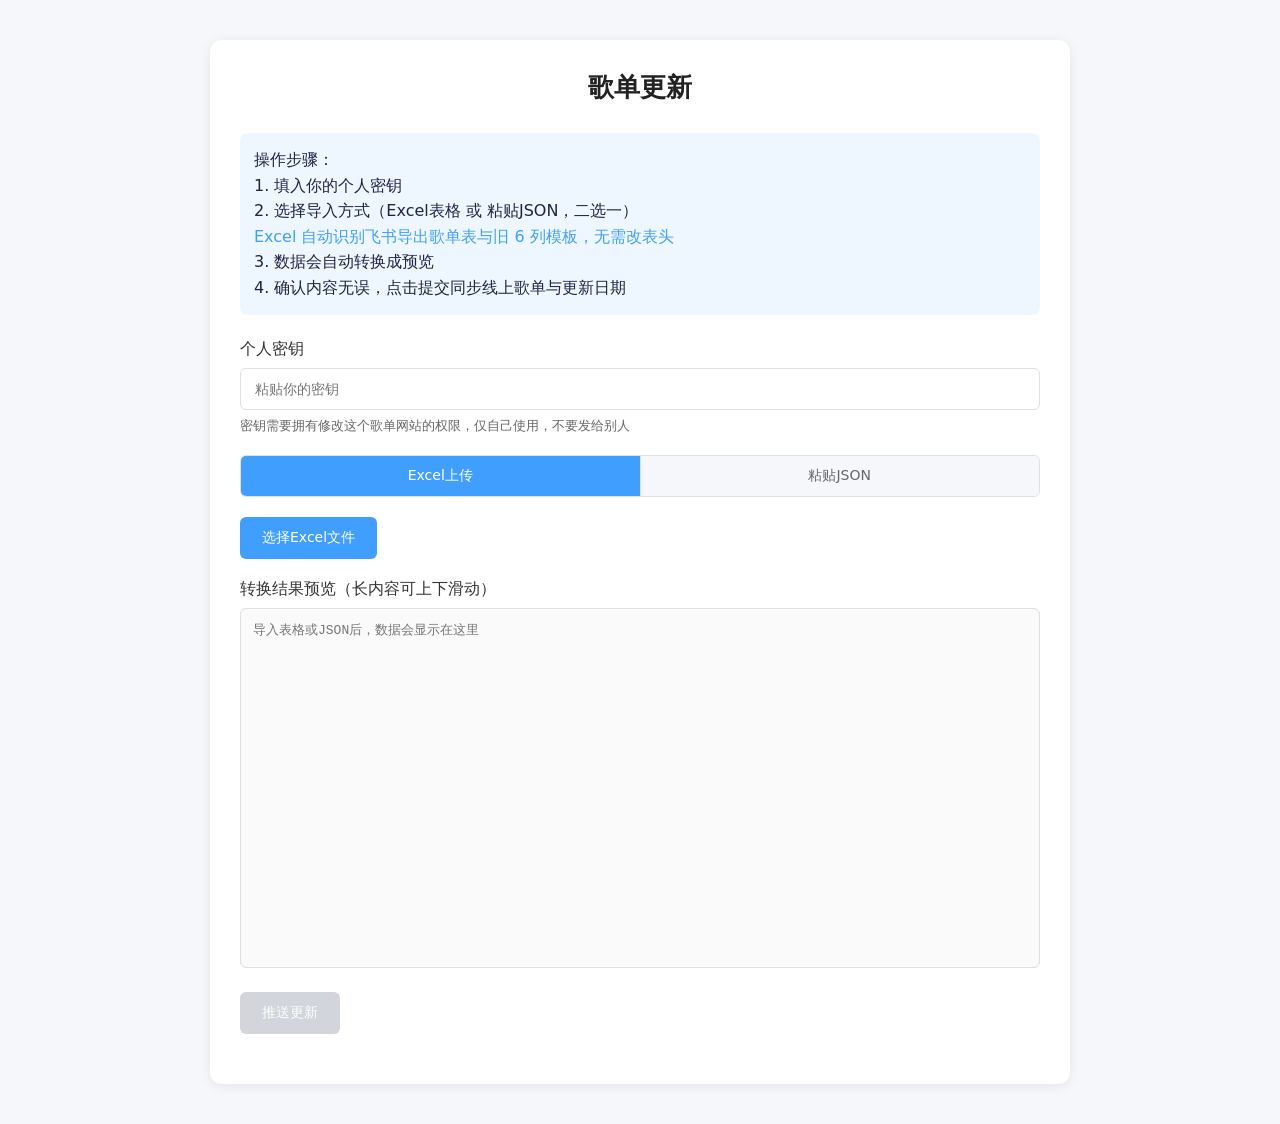
<file: upload.html>
<!DOCTYPE html>
<html lang="zh-CN">
<head>
<meta charset="UTF-8">
<meta name="viewport" content="width=device-width, initial-scale=1.0">
<title>歌单更新</title>
<link rel="icon" href="./favicon.ico" type="image/x-icon">
<style>
    * {
        margin: 0;
        padding: 0;
        box-sizing: border-box;
        font-family: system-ui, -apple-system, sans-serif;
    }
    body {
        max-width: 900px;
        margin: 40px auto;
        padding: 0 20px;
        background-color: #f5f7fa;
    }
    /* 滚动条（Firefox）：写在 body，紫色滑块，浅色页面适配半透明浅灰轨道（对齐 danmaku-viewer 写法，窗口滚动条走 ::-webkit-scrollbar 避免箭头） */
    body {
        scrollbar-width: thin;
        scrollbar-color: #b388ff rgba(0, 0, 0, 0.08);
    }
    /* 全局滚动条（Chrome / Edge / Safari）：与主页 index.html 统一紫色 */
    ::-webkit-scrollbar {
        width: 8px;
        height: 8px;
    }
    ::-webkit-scrollbar-track {
        background: rgba(0, 0, 0, 0.08);
        border-radius: 4px;
    }
    ::-webkit-scrollbar-thumb {
        background: #b388ff;
        border-radius: 4px;
    }
    ::-webkit-scrollbar-thumb:hover {
        background: #a78bfa;
    }
    ::-webkit-scrollbar-corner {
        background: transparent;
    }
    /* 隐藏滚动条上下箭头（窗口及其余滚动区域，兼容封装浏览器默认渲染箭头） */
    ::-webkit-scrollbar-button {
        display: none;
        width: 0;
        height: 0;
    }

    .container {
        background: #fff;
        padding: 30px;
        border-radius: 12px;
        box-shadow: 0 2px 12px rgba(0,0,0,0.08);
    }
    h2 {
        text-align: center;
        color: #222;
        margin-bottom: 28px;
        font-size: 26px;
    }
    .item-box {
        margin-bottom: 20px;
    }
    label {
        display: block;
        margin-bottom: 8px;
        font-weight: 500;
        color: #333;
    }
    input[type="password"] {
        width: 100%;
        padding: 12px 14px;
        border: 1px solid #dcdfe6;
        border-radius: 6px;
        font-size: 14px;
    }
    .btn {
        padding: 12px 22px;
        border: none;
        border-radius: 6px;
        cursor: pointer;
        font-size: 14px;
        transition: opacity 0.2s;
    }
    .btn:hover {
        opacity: 0.9;
    }
    .btn-upload {
        background: #409eff;
        color: white;
        margin-right: 12px;
    }
    .btn-import {
        background: #e6a23c;
        color: white;
        margin-right: 12px;
    }
    .btn-push {
        background: #67c23a;
        color: white;
    }
    .btn:disabled {
        background: #c0c4cc;
        cursor: not-allowed;
        opacity: 0.7;
    }
    /* 导入方式二选一 switch */
    .mode-switch {
        display: flex;
        margin-bottom: 20px;
        border: 1px solid #dcdfe6;
        border-radius: 6px;
        overflow: hidden;
    }
    .mode-btn {
        flex: 1;
        padding: 11px 0;
        border: none;
        background: #f5f7fa;
        color: #666;
        cursor: pointer;
        font-size: 14px;
        transition: all 0.2s;
    }
    .mode-btn + .mode-btn {
        border-left: 1px solid #dcdfe6;
    }
    .mode-btn.active {
        background: #409eff;
        color: #fff;
    }
    #jsonInput {
        width: 100%;
        height: 220px;
        border: 1px solid #dcdfe6;
        border-radius: 6px;
        padding: 12px;
        resize: vertical;
        background: #fafafa;
        font-family: monospace;
        font-size: 13px;
        line-height: 1.6;
    }
    #jsonBox {
        width: 100%;
        height: 360px;
        border: 1px solid #dcdfe6;
        border-radius: 6px;
        padding: 12px;
        overflow-y: auto;
        resize: none;
        background: #fafafa;
        font-family: monospace;
        font-size: 13px;
        line-height: 1.6;
        /* 重置 body 继承的标准滚动条属性，强制走 ::-webkit-scrollbar 自定义路径（避免封装浏览器标准模式渲染箭头） */
        scrollbar-width: auto;
        scrollbar-color: auto;
    }
    .btn-group {
        margin: 20px 0;
    }
    .tip {
        font-size: 13px;
        color: #666;
        margin-top: 6px;
        line-height: 1.5;
    }
    .step-desc {
        background: #eef7ff;
        padding: 14px;
        border-radius: 8px;
        margin-bottom: 24px;
        line-height: 1.6;
        color: #224;
    }
    /* Toast弹窗样式 */
    .toast {
        position: fixed;
        top: 30px;
        left: 50%;
        transform: translateX(-50%);
        padding: 12px 24px;
        background: #303133;
        color: #fff;
        border-radius: 6px;
        z-index: 9999;
        opacity: 0;
        transition: opacity 0.3s;
        pointer-events: none;
    }
    .toast.show {
        opacity: 1;
    }
    .toast.success {
        background: #67c23a;
    }
    .toast.error {
        background: #f56c6c;
    }
</style>
<script src="./lib/xlsx.full.min.js"></script>
</head>
<body>
    <div class="container">
        <h2>歌单更新</h2>
        <div class="step-desc">
            操作步骤：<br>
            1. 填入你的个人密钥<br>
            2. 选择导入方式（Excel表格 或 粘贴JSON，二选一）<br>
            <span style="color:#409eff">Excel 自动识别飞书导出歌单表与旧 6 列模板，无需改表头</span><br>
            3. 数据会自动转换成预览<br>
            4. 确认内容无误，点击提交同步线上歌单与更新日期
        </div>
        <div class="item-box">
            <label>个人密钥</label>
            <input type="password" id="githubToken" placeholder="粘贴你的密钥">
            <div class="tip">密钥需要拥有修改这个歌单网站的权限，仅自己使用，不要发给别人</div>
        </div>
        <div class="mode-switch">
            <button class="mode-btn active" id="modeExcel">Excel上传</button>
            <button class="mode-btn" id="modeJson">粘贴JSON</button>
        </div>
        <div class="btn-group" id="excelArea">
            <button class="btn btn-upload" id="uploadBtn">选择Excel文件</button>
            <input type="file" id="fileInput" style="display: none;" accept=".xlsx,.xls">
        </div>
        <div class="item-box" id="jsonArea" style="display: none;">
            <label>粘贴 JSON 歌单数据（歌曲对象数组）</label>
            <textarea id="jsonInput" placeholder='格式示例：[{"title":"歌名","singer":"歌手","genre":"流行","style":"甜歌","lang":"中文","sc":"30"}]'></textarea>
            <div class="btn-group">
                <button class="btn btn-import" id="importJsonBtn">导入JSON</button>
            </div>
        </div>
        <div class="item-box">
            <label>转换结果预览（长内容可上下滑动）</label>
            <div class="tip" id="detectInfo"></div>
            <textarea id="jsonBox" readonly placeholder="导入表格或JSON后，数据会显示在这里"></textarea>
        </div>
        <div class="btn-group">
            <button class="btn btn-push" id="pushBtn" disabled>推送更新</button>
        </div>
    </div>
    <div class="toast" id="toast"></div>
<script>
// 仓库固定配置，分支固定main
const REPO_OWNER = 'qylive';
const REPO_NAME = 'live';
const TARGET_JSON_FILE = 'songs.json';
const TARGET_HTML_FILE = 'index.html';
const FIX_BRANCH = 'main';
let pendingList = null;

const uploadBtn = document.getElementById('uploadBtn');
const fileInput = document.getElementById('fileInput');
const jsonBox = document.getElementById('jsonBox');
const detectInfo = document.getElementById('detectInfo');
const pushBtn = document.getElementById('pushBtn');
const githubToken = document.getElementById('githubToken');
const modeExcel = document.getElementById('modeExcel');
const modeJson = document.getElementById('modeJson');
const excelArea = document.getElementById('excelArea');
const jsonArea = document.getElementById('jsonArea');
const jsonInput = document.getElementById('jsonInput');
const importJsonBtn = document.getElementById('importJsonBtn');

// 导入方式二选一：切换时清空待推送状态，避免误推送
function switchMode(mode) {
    const isExcel = mode === 'excel';
    modeExcel.classList.toggle('active', isExcel);
    modeJson.classList.toggle('active', !isExcel);
    excelArea.style.display = isExcel ? 'block' : 'none';
    jsonArea.style.display = isExcel ? 'none' : 'block';
    pendingList = null;
    jsonBox.value = '';
    detectInfo.innerText = '';
    pushBtn.disabled = true;
    if (!isExcel) jsonInput.focus();
}
modeExcel.onclick = () => switchMode('excel');
modeJson.onclick = () => switchMode('json');

// 弹窗提示
function showToast(msg, type = 'default') {
    const toastEl = document.getElementById('toast');
    toastEl.className = 'toast show ' + type;
    toastEl.innerText = msg;
    setTimeout(() => toastEl.className = 'toast', 2800);
}

// 语言标准化处理：兼容「中/日/英」简写及「国语/日语/英语」等写法，未识别的值原样保留
function normalizeLang(lang) {
    if (lang === null || lang === undefined) return '';
    const s = String(lang).trim();
    if (!s) return '';
    const low = s.toLowerCase();
    if (/^(中|中文|国语|华语|汉语|普通话|粤语|广东话)$/.test(s) || s.includes('中文') || s.includes('国语') || s.includes('华语') || s.includes('粤语')) return '中文';
    if (/^(日|日文|日语)$/.test(s) || s.includes('日文') || s.includes('日语') || low === 'japanese' || low === 'ja' || low === 'jp') return '日文';
    if (/^(英|英文|英语)$/.test(s) || s.includes('英文') || s.includes('英语') || low === 'english' || low === 'en') return '英文';
    return s;
}

// 获取当日日期 YYYY-MM-DD
function getTodayDate() {
    const d = new Date();
    const y = d.getFullYear();
    const m = String(d.getMonth() + 1).padStart(2, '0');
    const day = String(d.getDate()).padStart(2, '0');
    return `${y}-${m}-${day}`;
}

// GitHub API 请求头
function getApiHeaders(token) {
    return {
        "Authorization": `token ${token}`,
        "Accept": "application/vnd.github.v3+json",
        "X-GitHub-Api-Version": "2022-11-28"
    };
}

// 无代理单文件更新
async function updateSingleFile(token, filePath, newContent, commitMsg) {
    const getUrl = `https://api.github.com/repos/${REPO_OWNER}/${REPO_NAME}/contents/${filePath}?ref=${FIX_BRANCH}`;
    const getRes = await fetch(getUrl, { headers: getApiHeaders(token) });
    if (!getRes.ok) {
        const errInfo = await getRes.json().catch(() => ({}));
        throw new Error(`读取文件失败：${errInfo.message || getRes.status}，请检查密钥权限`);
    }
    const fileInfo = await getRes.json();
    const b64 = btoa(unescape(encodeURIComponent(newContent)));
    const putUrl = `https://api.github.com/repos/${REPO_OWNER}/${REPO_NAME}/contents/${filePath}`;
    const putRes = await fetch(putUrl, {
        method: 'PUT',
        headers: {
            ...getApiHeaders(token),
            "Content-Type": "application/json"
        },
        body: JSON.stringify({
            message: commitMsg,
            content: b64,
            sha: fileInfo.sha,
            branch: FIX_BRANCH
        })
    });
    if (!putRes.ok) {
        const errInfo = await putRes.json().catch(() => ({}));
        throw new Error(`上传失败：${errInfo.message || putRes.status}`);
    }
    return true;
}

// 选择文件
uploadBtn.onclick = () => fileInput.click();

// 导入粘贴的JSON：校验并生成待推送列表
importJsonBtn.onclick = () => {
    const text = jsonInput.value.trim();
    if (!text) return showToast('请先粘贴 JSON 数据', 'error');
    let raw;
    try {
        raw = JSON.parse(text);
        if (!Array.isArray(raw)) throw new Error('必须是歌曲对象数组');
        if (raw.length === 0) throw new Error('数组为空，没有歌曲数据');
        raw.forEach((s, i) => {
            if (!s || typeof s !== 'object') throw new Error(`第${i+1}项不是对象`);
            if (!s.title || !s.singer) throw new Error(`第${i+1}项缺少 title 或 singer`);
        });
    } catch (err) {
        showToast('JSON 导入失败：' + err.message, 'error');
        return;
    }
    // 规范化字段：补齐缺省值，sc 统一为字符串（与 songs.json 格式一致）
    pendingList = raw.map(s => ({
        genre: s.genre || '',
        lang: s.lang || '',
        singer: s.singer,
        style: s.style || '',
        sc: s.sc != null ? String(s.sc) : '',
        title: s.title
    }));
    jsonBox.value = JSON.stringify(pendingList, null, 2);
    pushBtn.disabled = false;
    jsonInput.value = '';
    showToast(`JSON 导入成功，共 ${pendingList.length} 首，可以推送`, 'success');
};

// ===== Excel 解析：两套模板自动识别（无需手动选择） =====
// 1) 飞书导出歌单表：第2列歌名、第3列歌手、第4列语种、第5列曲风、第6列风格、第30列 sc价格（其余列忽略）
// 2) 旧固定模板：A歌名 | B歌手 | C类型(曲风[；风格]) | D语言 | E SC | F风格(可选)
// 两套都优先按「表头关键字」定位列，表头取名失败时才回退到该格式的固定列位。
const FIELD_KEYWORDS = {
    title: ['歌名', '歌曲名', '曲名', '标题', '歌曲'],
    singer: ['歌手', '演唱者', '演唱', '音乐人', '艺人'],
    lang: ['语种', '语言'],
    genre: ['曲风', '类型', '分类'],
    style: ['风格'],
    sc: ['sc价格', 'sc价', 'sc', '价格', '金额', '付费']
};
const LEGACY_COLS = { title: 0, singer: 1, genre: 2, lang: 3, sc: 4, style: 5 };
const FEISHU_COLS = { title: 1, singer: 2, lang: 3, genre: 4, style: 5, sc: 29 };

function cellText(v) {
    return v === null || v === undefined ? '' : String(v).trim();
}

// 按表头文字定位每列：完全相等得 2 分，包含关键字得 1 分，取最高分列
function buildColumnMap(headerCells) {
    const map = {};
    Object.keys(FIELD_KEYWORDS).forEach(field => {
        let bestIdx = -1, bestScore = 0;
        headerCells.forEach((cell, idx) => {
            const text = cellText(cell).toLowerCase();
            if (!text) return;
            let score = 0;
            FIELD_KEYWORDS[field].forEach(kw => {
                const k = kw.toLowerCase();
                if (text === k) score = Math.max(score, 2);
                else if (text.includes(k)) score = Math.max(score, 1);
            });
            if (score > bestScore) { bestScore = score; bestIdx = idx; }
        });
        if (bestIdx >= 0) map[field] = bestIdx;
    });
    return map;
}

// 在前 5 行里找关键字命中最多的一行作为表头（飞书导出可能带说明行）
function findHeaderRow(raw) {
    let best = { idx: 0, hits: 0, map: {} };
    raw.slice(0, 5).forEach((row, idx) => {
        const map = buildColumnMap(row || []);
        const hits = Object.keys(map).length;
        if (hits > best.hits) best = { idx, hits, map };
    });
    return best;
}

// 表头是否属于飞书导出格式：出现「语种/曲风/sc价格」或列数 ≥10
function isFeishuHeader(headerCells) {
    const texts = headerCells.map(cellText);
    return texts.some(t => t.includes('语种') || t.includes('曲风') || t.toLowerCase().includes('sc价格'))
        || headerCells.length >= 10;
}

// SC 金额：去掉 ¥ / 元 / 空格等，保留数字，去掉多余小数零（30.00 → 30）
function normalizeSc(v) {
    let s = cellText(v).replace(/[^\d.]/g, '');
    if (!s) return '';
    s = s.replace(/\.+$/, '');
    if (s.includes('.')) s = s.replace(/0+$/, '').replace(/\.$/, '');
    return s;
}

fileInput.onchange = async (e) => {
    const file = e.target.files[0];
    if (!file) return;
    const allow = ['application/vnd.openxmlformats-officedocument.spreadsheetml.sheet','application/vnd.ms-excel'];
    if (!allow.includes(file.type) && !/\.xlsx?$/i.test(file.name)) {
        showToast('仅支持 xlsx / xls 表格', 'error');
        return;
    }
    detectInfo.innerText = '';
    try {
        const buf = await file.arrayBuffer();
        const wb = XLSX.read(buf, {type:'array'});
        const sheet = wb.Sheets[wb.SheetNames[0]];
        // defval 保证空单元格不塌陷，稀疏列（如第 7-29 列多为空）仍按原索引取值
        const raw = XLSX.utils.sheet_to_json(sheet, {header:1, defval:'', blankrows:false});
        if (!raw.length) throw new Error('表格为空，没有可解析的内容');
        const head = findHeaderRow(raw);
        const headerCells = raw[head.idx] || [];
        const colCount = headerCells.length;
        const feishu = isFeishuHeader(headerCells);
        const defaults = feishu ? FEISHU_COLS : LEGACY_COLS;
        const cols = Object.assign({}, defaults, head.map);
        if (head.hits < 3) {
            throw new Error('未识别表格格式：表头需包含「歌名/歌手/语种(语言)/曲风(类型)/风格/sc价格」等列名');
        }
        const rows = raw.slice(head.idx + 1);
        if (!rows.length) throw new Error('表格只有表头，没有歌曲数据');
        const list = [];
        let skipped = 0;
        for (let i = 0; i < rows.length; i++) {
            const r = rows[i] || [];
            const title = cellText(r[cols.title]);
            const singer = cellText(r[cols.singer]);
            if (!title && !singer) continue; // 整行空白直接忽略，不计入跳过
            if (!title || !singer) { skipped++; continue; }
            let genre = cellText(r[cols.genre]);
            let style = cellText(r[cols.style]);
            // 旧模板「类型」列可能写成「流行；甜歌」；飞书表曲风/风格分列，不触发此分支
            if (!feishu && genre) {
                const sep = genre.includes('；') ? '；' : (genre.includes(';') ? ';' : '');
                if (sep) {
                    const parts = genre.split(sep);
                    genre = cellText(parts[0]);
                    if (!style) style = cellText(parts[1] || '');
                }
            }
            list.push({
                genre,
                lang: normalizeLang(cellText(r[cols.lang])),
                singer,
                style,
                sc: normalizeSc(r[cols.sc]),
                title
            });
        }
        if (!list.length) throw new Error(`没有有效歌曲（跳过 ${skipped} 行缺少歌名/歌手的数据）`);
        pendingList = list;
        jsonBox.value = JSON.stringify(list, null, 2);
        pushBtn.disabled = false;
        const fmt = feishu ? '飞书导出格式' : '旧模板（6列）';
        detectInfo.innerText = `已识别：${fmt} · ${colCount} 列 · 共 ${list.length} 首`
            + (skipped ? ` · 跳过 ${skipped} 行（缺歌名/歌手）` : '');
        showToast(`表格转换完成，共 ${list.length} 首，可以提交`, 'success');
    } catch (err) {
        showToast('表格读取失败：' + err.message, 'error');
        jsonBox.value = '';
        pendingList = null;
        pushBtn.disabled = true;
        detectInfo.innerText = '';
    }
}

// 提交按钮逻辑
pushBtn.onclick = async () => {
    const token = githubToken.value.trim();
    const today = getTodayDate();
    if (!token) return showToast('请填写密钥', 'error');
    if (!pendingList) return showToast('请先导入表格或JSON', 'error');
    pushBtn.disabled = true;
    try {
        showToast('正在读取线上歌单，合并付费(SC)标记...');
        // 1. 读取线上 songs.json，构建「歌名|歌手」-> SC 映射（保留已有付费标记，避免上传覆盖丢失）
        const scMap = {};
        try {
            const getUrl = `https://api.github.com/repos/${REPO_OWNER}/${REPO_NAME}/contents/${TARGET_JSON_FILE}?ref=${FIX_BRANCH}`;
            const getRes = await fetch(getUrl, { headers: getApiHeaders(token) });
            if (getRes.ok) {
                const info = await getRes.json();
                const oldText = decodeURIComponent(escape(atob(info.content)));
                JSON.parse(oldText).forEach(s => {
                    if (s.sc && String(s.sc).trim() !== '') {
                        scMap[`${s.title}|${s.singer}`] = String(s.sc).trim();
                    }
                });
            }
        } catch (e) { /* 读取失败不阻断，仍按 Excel 数据推送 */ }
        // 2. 合并：Excel 中 SC 为空时，沿用线上已有付费标记
        const finalJson = pendingList.map(s => {
            if (!s.sc) {
                const key = `${s.title}|${s.singer}`;
                if (scMap[key]) return { ...s, sc: scMap[key] };
            }
            return s;
        });
        if (!confirm(`确认将 ${finalJson.length} 首歌同步到线上？\n付费(SC)标记将按线上数据合并保留。`)) {
            pushBtn.disabled = false;
            return;
        }
        // 3. 更新线上歌曲列表（min压缩提交，预览仍为格式化）
        showToast('正在更新线上歌曲列表...');
        await updateSingleFile(token, TARGET_JSON_FILE, JSON.stringify(finalJson), '更新歌曲列表数据');
        showToast('正在同步页面更新时间...');
        // 4. 读取并修改index.html日期
        const htmlUrl = `https://api.github.com/repos/${REPO_OWNER}/${REPO_NAME}/contents/${TARGET_HTML_FILE}?ref=${FIX_BRANCH}`;
        const htmlGet = await fetch(htmlUrl, { headers: getApiHeaders(token) });
        if (!htmlGet.ok) throw new Error('读取网站页面失败');
        const htmlInfo = await htmlGet.json();
        let htmlText = decodeURIComponent(escape(atob(htmlInfo.content)));
        const reg = /(<div class="update-info">last update: )(\d{4}-\d{2}-\d{2})(<\/div>)/;
        if (!reg.test(htmlText)) throw new Error('页面找不到更新日期文字，无法修改');
        htmlText = htmlText.replace(reg, `$1${today}$3`);
        await updateSingleFile(token, TARGET_HTML_FILE, htmlText, `更新页面最后更新日期${today}`);
        showToast(`全部更新成功！线上歌单与更新日期已同步为${today}`, 'success');
    } catch (err) {
        showToast('更新失败：' + err.message, 'error');
    } finally {
        pushBtn.disabled = false;
    }
}
</script>
</body>
</html>
</file>
<file: style.css>
/* 全局样式 */
* {
    margin: 0;
    padding: 0;
    box-sizing: border-box;
    -webkit-tap-highlight-color: transparent;
}
/* 禁止 iOS 横屏时自动放大字体 */
html {
    -webkit-text-size-adjust: 100%;
    text-size-adjust: 100%;
}
/* 全局滚动条（Chrome / Edge / Safari）：统一紫色，与歌单列表一致 */
::-webkit-scrollbar {
    width: 8px;
    height: 8px;
}
::-webkit-scrollbar-track {
    background: rgba(255, 255, 255, 0.08);
    border-radius: 4px;
}
::-webkit-scrollbar-thumb {
    background: #b388ff;
    border-radius: 4px;
}
::-webkit-scrollbar-thumb:hover {
    background: #a78bfa;
}
::-webkit-scrollbar-corner {
    background: transparent;
}
/* 隐藏滚动条上下箭头：窗口 + 歌单列表 + 下拉面板（兼容封装浏览器对元素滚动条默认渲染箭头的情况） */
::-webkit-scrollbar-button,
.list-container::-webkit-scrollbar-button,
.singer-select-dropdown::-webkit-scrollbar-button {
    display: none;
    width: 0;
    height: 0;
}

/* ===== 公共胶囊按钮基础样式（优化：抽取各发光按钮的重复属性） ===== */
.top-right-btn, .user-link-btn, .filter-btn, .singer-select, .random-btn, .modal-action-btn {
    border-radius: 20px;
    color: #fff;
    cursor: pointer;
    transition: all 0.22s ease;
    touch-action: manipulation;
}
/* 背景层：用伪元素 fixed 替代 body background-attachment:fixed，兼容 iOS Safari */
body {
    color: #fff;
    position: relative;
    min-height: 100vh;
    min-height: 100dvh;
    /* 滚动条（Firefox）：与歌单列表/下拉面板统一紫色（对齐 danmaku-viewer 写法，避免窗口滚动条走标准模式出现箭头） */
    scrollbar-width: thin;
    scrollbar-color: #b388ff rgba(255, 255, 255, 0.1);
    -webkit-font-smoothing: antialiased;
    overflow-x: hidden;
    /* 适配 iPhone 刘海/底部横条安全区域 */
    padding-top: env(safe-area-inset-top);
    padding-bottom: env(safe-area-inset-bottom);
}
/* 背景图层（fixed 伪元素，iOS 兼容） */
body::before {
    content: '';
    position: fixed;
    inset: 0;
    background-image: var(--bg-url, none);
    background-size: cover;
    background-position: var(--bg-pos, center);
    background-repeat: no-repeat;
    z-index: -2;
}
/* 背景遮罩层 */
body::after {
    content: '';
    position: fixed;
    inset: 0;
    background: rgba(120, 80, 200, 0.6);
    z-index: -1;
}
/* ========== 欢迎动画遮罩（页面载入自动播放约2s后淡出消失） ========== */
#welcome-overlay {
    position: fixed;
    inset: 0;
    z-index: 10000;
    display: flex;
    align-items: center;
    justify-content: center;
    background: radial-gradient(ellipse at center, rgba(40,20,80,0.92), rgba(10,5,30,0.97));
    animation: welcomeFade 2s ease forwards;
}
.welcome-content {
    position: relative;
    text-align: center;
}
/* 欢迎表情（透明底PNG）：弹性弹入后持续心跳脉动 */
.welcome-emoji {
    display: block;
    width: clamp(150px, 22vw, 240px);
    height: auto;
    margin: 0 auto;
    filter: drop-shadow(0 0 26px rgba(236,72,153,0.8)) drop-shadow(0 0 64px rgba(139,92,246,0.5));
    opacity: 0;
    animation: emojiPop 0.55s cubic-bezier(0.34, 1.56, 0.64, 1) 0.1s both,
               heartbeat 1.15s ease-in-out 0.62s infinite;
}
.welcome-text {
    font-size: clamp(26px, 4.5vw, 42px);
    font-weight: 700;
    letter-spacing: 4px;
    color: #ffd6f0;
    text-shadow:
        0 0 14px rgba(236,72,153,0.85),
        0 0 42px rgba(139,92,246,0.65),
        0 2px 6px rgba(0,0,0,0.5);
    margin-top: 30px;
    opacity: 0;
    animation: welcomeTextIn 0.7s ease 0.48s both;
}
/* 光点闪烁（表情包与文字周围） */
.welcome-spark {
    position: absolute;
    width: 6px;
    height: 6px;
    border-radius: 50%;
    background: #ff99cc;
    box-shadow: 0 0 10px #ff99cc, 0 0 22px #ec4899;
    opacity: 0;
    animation: sparkTwinkle 1.5s ease-in-out infinite;
}
.welcome-spark.s1 { top: -96px; left: -46px; animation-delay: 0s; }
.welcome-spark.s2 { top: 34px; right: -96px; animation-delay: 0.3s; }
.welcome-spark.s3 { bottom: -88px; right: -34px; animation-delay: 0.55s; }
.welcome-spark.s4 { top: -120px; right: 26px; width: 4px; height: 4px; animation-delay: 0.8s; }
.welcome-spark.s5 { bottom: -66px; left: 58px; width: 5px; height: 5px; animation-delay: 0.45s; }
@keyframes welcomeFade {
    0%   { opacity: 0; }
    10%  { opacity: 1; }
    88%  { opacity: 1; }
    100% { opacity: 0; }
}
/* 表情包弹性弹入 */
@keyframes emojiPop {
    0%   { opacity: 0; transform: scale(0.4); }
    60%  { opacity: 1; transform: scale(1.1); }
    100% { opacity: 1; transform: scale(1); }
}
/* 心跳脉动 */
@keyframes heartbeat {
    0%, 100% { transform: scale(1); }
    50%      { transform: scale(1.06); }
}
@keyframes welcomeTextIn {
    0%   { opacity: 0; transform: translateY(16px) scale(0.96); }
    100% { opacity: 1; transform: translateY(0) scale(1); }
}
@keyframes sparkTwinkle {
    0%, 100% { opacity: 0; transform: scale(0.6); }
    50%      { opacity: 1; transform: scale(1.25); }
}
/* 用户偏好减少动态效果时直接隐藏欢迎遮罩 */
@media (prefers-reduced-motion: reduce) {
    #welcome-overlay { display: none; }
}

/* ========== 前往路灯按钮（absolute于header右上角，顶部与头像顶部齐平略高，随页面滚动不遮挡） ========== */
.top-right-btn {
    position: absolute;
    /* PC头像顶部距header顶部40px(padding-top)，按钮再上移8px使其略高于头像顶边 */
    top: 32px;
    right: 0;
    padding: 10px 24px;
    border: 1px solid rgba(255,255,0.8);
    background: linear-gradient(135deg, #db2777, #ec4899);
    font-weight: 600;
    font-size: 24px;
    box-shadow:
        0 0 0 1px rgba(255,255,255,0.2),
        0 0 16px rgba(236,72,153,0.5),
        inset 0 0 10px rgba(255,255,255,0.15);
}
.top-right-btn:hover {
    background: linear-gradient(135deg, #be185d, #db2777);
    transform: translateY(-2px) scale(1.04);
    box-shadow:
        0 0 0 1px rgba(255,255,255,0.35),
        0 0 22px rgba(236,72,153,0.7),
        inset 0 0 16px rgba(255,255,255,0.22);
}
.top-right-btn:active {
    transform: translateY(-1px) scale(1.01);
    box-shadow:
        0 0 0 1px rgba(255,255,255,0.25),
        0 0 10px rgba(236,72,153,0.55),
        inset 0 0 6px rgba(0,0,0,0.1);
}
/* ========== 新增：个人空间/直播间按钮栏样式 ========== */
.user-link-bar {
    width: 70%;
    margin: 0 auto 16px;
    display: flex;
    gap: 32px;
    justify-content: center;
    flex-wrap: wrap;
}
.user-link-btn {
    padding: 12px 28px;
    border: 1px solid rgba(255, 255, 0.85);
    background: linear-gradient(135deg, #6b21a8, #8b5cf6);
    font-size: 16px;
    font-weight: 600;
    display: inline-flex;
    align-items: center;
    gap: 10px;
    box-shadow:
        0 0 0 1px rgba(255, 255, 255, 0.2),
        0 0 18px rgba(139, 92, 246, 0.55),
        inset 0 0 12px rgba(255, 255, 255, 0.16);
    text-decoration: none;
    white-space: nowrap;
}
.user-link-btn .btn-icon {
    width: 18px;
    height: 18px;
    stroke-width: 2.3;
    opacity: 0.92;
}
.user-link-btn:hover {
    transform: translateY(-3px) scale(1.05);
    background: linear-gradient(135deg, #581c87, #7c3aed);
    box-shadow:
        0 0 0 1px rgba(255, 255, 255, 0.35),
        0 0 24px rgba(139, 92, 246, 0.75),
        inset 0 0 18px rgba(255, 255, 255, 0.24);
}
.user-link-btn:active {
    transform: translateY(-1px) scale(1.02);
    box-shadow:
        0 0 0 1px rgba(255, 255, 255, 0.25),
        0 0 12px rgba(139, 92, 246, 0.6),
        inset 0 0 8px rgba(0, 0, 0, 0.12);
}
.user-link-btn.live {
    background: linear-gradient(135deg, #ec4899, #f472b6);
    border-color: rgba(255, 255, 255, 0.85);
    box-shadow:
        0 0 0 1px rgba(255, 255, 255, 0.2),
        0 0 18px rgba(236, 72, 153, 0.55),
        inset 0 0 12px rgba(255, 255, 255, 0.16);
}
.user-link-btn.live:hover {
    background: linear-gradient(135deg, #db2777, #ec4899);
    box-shadow:
        0 0 0 1px rgba(255, 255, 255, 0.35),
        0 0 24px rgba(236, 72, 153, 0.75),
        inset 0 0 18px rgba(255, 255, 255, 0.24);
}
.user-link-btn.live:active {
    transform: translateY(-1px) scale(1.02);
    box-shadow:
        0 0 0 1px rgba(255, 255, 255, 0.25),
        0 0 12px rgba(236, 72, 153, 0.6),
        inset 0 0 8px rgba(0, 0, 0, 0.12);
}
/* ========== 右上角堆叠气泡提示框 ========== */
#toast-container {
    position: fixed;
    top: calc(80px + env(safe-area-inset-top));
    right: 20px;
    z-index: 9999;
    display: flex;
    flex-direction: column;
    gap: 8px;
}
.toast-item {
    padding: 12px 20px;
    background: rgba(76, 175, 80, 0.9);
    color: #fff;
    border-radius: 6px;
    font-size: 14px;
    min-width: 220px;
    box-shadow: 0 2px 8px rgba(0,0,0,0.2);
    opacity: 0;
    transform: translateX(120%);
    transition: all 0.3s ease;
    pointer-events: none;
}
.toast-item.show {
    opacity: 1;
    transform: translateX(0);
}
.toast-item.error {
    background: rgba(244, 67, 54, 0.9);
}
/* ========== 头部布局【PC专用配置】 ========== */
.header {
    position: relative;
    width: 70%;
    margin: 0 auto 20px;
    padding: 40px 0 15px 0; /* 上40px 下15px */
    display: flex;
    align-items: center;
    justify-content: center;
    gap: 36px;
}
/* 头像容器禁止压缩，头像与直播状态标识纵向居中排列 */
.header-avatar-wrap {
    display: flex;
    flex-direction: column;
    align-items: center;
    flex-shrink: 0;
}
/* PC文字居中对齐 */
.header-text-wrap {
    display: flex;
    flex-direction: column;
    gap: 8px;
    text-align: center;
}
/* 头像恢复256px原始尺寸 */
.avatar-link {
    position: relative;
    display: inline-block;
    text-decoration: none;
}
.avatar {
    width: 256px;
    height: 256px;
    border-radius: 50%;
    border: 4px solid #fff;
    transition: transform 0.3s ease;
}
.avatar-link:hover .avatar {
    transform: scale(1.05);
}
/* ========== 直播状态圆框标识（头像正下方） ========== */
/* 未开播默认：低调灰色胶囊；开播 .live：粉色发光 + 呼吸红点 */
.live-badge {
    margin-top: 12px;
    display: inline-flex;
    align-items: center;
    gap: 6px;
    padding: 4px 16px;
    border-radius: 999px;
    font-size: 13px;
    font-weight: 600;
    letter-spacing: 0.5px;
    line-height: 1;
    color: #b9b8c9;
    border: 1.5px solid rgba(255, 255, 255, 0.28);
    background: rgba(15, 10, 30, 0.45);
    backdrop-filter: blur(4px);
    -webkit-backdrop-filter: blur(4px);
    user-select: none;
}
.live-badge::before {
    content: '';
    width: 7px;
    height: 7px;
    border-radius: 50%;
    background: #8a8796;
    flex-shrink: 0;
}
.live-badge.live {
    color: #ff99cc;
    border-color: rgba(244, 114, 182, 0.85);
    background: rgba(244, 114, 182, 0.16);
    text-shadow: 0 0 10px rgba(236, 72, 153, 0.65);
    box-shadow: 0 0 12px rgba(236, 72, 153, 0.35);
}
.live-badge.live::before {
    background: #4ade80;
    box-shadow: 0 0 6px rgba(74, 222, 128, 0.95);
    animation: liveDot 1.2s ease-in-out infinite;
}
@keyframes liveDot {
    0%, 100% { opacity: 1; transform: scale(1); }
    50%      { opacity: 0.5; transform: scale(0.78); }
}
/* ========== B站开播中：头像周围音乐律动动画 ========== */
/* 两圈粉色光环交替扩散；默认完全隐藏（animation:none 使 opacity:0 生效），仅 .live 时应用动画 */
/* 注意：不能用 animation-play-state:paused 控制显隐——Chrome 下 paused 会停在 0% 帧导致光环常显 */
.avatar-link::before,
.avatar-link::after {
    content: '';
    position: absolute;
    inset: 0;
    border-radius: 50%;
    border: 4px solid rgba(244, 114, 182, 0.9);
    box-shadow: 0 0 14px rgba(236, 72, 153, 0.55), inset 0 0 14px rgba(236, 72, 153, 0.35);
    pointer-events: none;
    opacity: 0;
    animation: none;
}
.avatar-link.live::before {
    animation: livePulse 1.8s ease-out infinite;
}
.avatar-link.live::after {
    animation: livePulse 1.8s ease-out 0.9s infinite;
}
@keyframes livePulse {
    0%   { transform: scale(1.06); opacity: 0.9; }
    100% { transform: scale(1.36); opacity: 0; }
}
.header h1 {
    font-size: 28px;
    color: #ff99cc;
    margin: 0;
}
.header p {
    font-size: 20px;
    color: #e0c0ff;
    margin: 0;
}
.update-info {
    font-size: 14px;
    color: #ccc;
}
/* ========== PC端筛选栏 ========== */
.filter-bar {
    width: 70%;
    margin: 0 auto 20px;
    display: flex;
    flex-wrap: wrap;
    gap: 12px;
    align-items: center;
    justify-content: center;
}
/* ========== 筛选下拉栏（<1700px 时替代一行按钮，交互与歌手下拉一致，占用更少空间） ========== */
.filter-select-bar {
    display: none;
    width: 70%;
    margin: 0 auto 20px;
    flex-wrap: wrap;
    gap: 12px;
    align-items: center;
    justify-content: center;
}
/* 筛选下拉容器：默认按内容宽度紧凑并排居中；≤1024px 时均分整行防止换行 */
.filter-select-wrap {
    flex: 0 0 auto;
}
.filter-select {
    justify-content: center;
}
/* <1700px：隐藏一行按钮，切换为筛选下拉栏 */
@media (max-width: 1699px) {
    .filter-bar { display: none; }
    .filter-select-bar { display: flex; }
}

.filter-btn {
    padding: 14px 32px;
    border: 1px solid rgba(255,255,255,0.75);
    background: linear-gradient(135deg, #8b5cf6, #a78bfa);
    font-weight: 500;
    font-size: 15px;
    box-shadow:
        0 0 0 1px rgba(255,255,255,0.15),
        0 0 12px rgba(139,92,246,0.4),
        inset 0 0 8px rgba(255,255,255,0.12);
}
.filter-btn:hover {
    transform: translateY(-2px) scale(1.04);
    background: linear-gradient(135deg, #7c3aed, #8b5cf6);
    box-shadow:
        0 0 0 1px rgba(255,255,255,0.3),
        0 0 18px rgba(139,92,246,0.6),
        inset 0 0 14px rgba(255,255,255,0.2);
}
.filter-btn.active {
    background: linear-gradient(135deg, #5b21b6, #7c3aed);
    box-shadow:
        0 0 0 1px rgba(255,255,255,0.4),
        0 0 22px rgba(139,92,246,0.75),
        inset 0 0 16px rgba(255,255,255,0.24);
    transform: scale(1.04);
}
.filter-btn:active {
    transform: translateY(-1px) scale(1.01);
    box-shadow:
        0 0 0 1px rgba(255,255,255,0.2),
        0 0 8px rgba(139,92,246,0.45),
        inset 0 0 4px rgba(0,0,0,0.1);
}
/* ========== 搜索区：歌手下拉框 + 随机按钮 统一发光胶囊 ========== */
.search-bar {
    width: 70%;
    margin: 0 auto 20px;
    display: flex;
    gap: 12px;
}
/* 歌手筛选下拉框（自定义组件）：现代化交互，hover 仅增亮发光，不放大不位移 */
.singer-select-wrap {
    position: relative;
}
.singer-select {
    display: inline-flex;
    align-items: center;
    gap: 8px;
    padding: 10px 18px;
    border: 1px solid rgba(255,255,0.8);
    background: linear-gradient(135deg, #8b5cf6, #a78bfa);
    font-weight: 500;
    font-size: 15px;
    white-space: nowrap;
    color: #fff;
    max-width: 230px;
    cursor: pointer;
    box-shadow:
        0 0 0 1px rgba(255,255,255,0.18),
        0 0 12px rgba(139,92,246,0.45),
        inset 0 0 8px rgba(255,255,255,0.12);
}
.singer-select:hover {
    background: linear-gradient(135deg, #7c3aed, #8b5cf6);
    box-shadow:
        0 0 0 1px rgba(255,255,255,0.35),
        0 0 16px rgba(139,92,246,0.6),
        inset 0 0 12px rgba(255,255,255,0.2);
}
.singer-select:active {
    box-shadow:
        0 0 0 1px rgba(255,255,255,0.25),
        0 0 10px rgba(139,92,246,0.55),
        inset 0 0 6px rgba(0,0,0,0.08);
}
.singer-select-label {
    overflow: hidden;
    text-overflow: ellipsis;
}
.singer-select-arrow {
    flex-shrink: 0;
    opacity: 0.9;
    transition: transform 0.22s ease;
}
.singer-select-wrap.open .singer-select-arrow {
    transform: rotate(180deg);
}
/* 下拉面板：深色半透明、紫色滚动条（与歌单列表一致） */
.singer-select-dropdown {
    position: absolute;
    top: calc(100% + 6px);
    left: 0;
    z-index: 999;
    min-width: 100%;
    max-width: 260px;
    max-height: 300px;
    overflow-y: auto;
    overflow-x: hidden;
    list-style: none;
    margin: 0;
    padding: 6px;
    background: rgba(76, 29, 149, 0.97);
    border: 1px solid rgba(255, 255, 255, 0.28);
    border-radius: 12px;
    box-shadow: 0 8px 24px rgba(0, 0, 0, 0.35), 0 0 14px rgba(139, 92, 246, 0.35);
    animation: dropdownIn 0.16s ease;
    /* 重置 body 继承的标准滚动条属性，强制走 ::-webkit-scrollbar 自定义路径（避免封装浏览器标准模式渲染箭头） */
    scrollbar-width: auto;
    scrollbar-color: auto;
}
/* ========== 空状态提示：搜索/筛选无结果时显示 ========== */
.empty-state {
    display: flex;
    flex-direction: column;
    align-items: center;
    justify-content: center;
    gap: 10px;
    padding: 70px 20px;
    text-align: center;
    color: #c9c2e8;
    user-select: none;
}
.empty-icon {
    width: 56px;
    height: 56px;
    margin-bottom: 6px;
    color: rgba(179, 136, 255, 0.55);
}
.empty-title {
    font-size: 17px;
    font-weight: 600;
    color: #e6dcff;
    letter-spacing: 0.5px;
}
.empty-sub {
    font-size: 13px;
    color: #9a93b8;
}
.empty-reset {
    margin-top: 14px;
    padding: 8px 24px;
    border-radius: 999px;
    font-size: 13px;
    font-weight: 600;
    letter-spacing: 0.5px;
    cursor: pointer;
    color: #e6dcff;
    border: 1.5px solid rgba(179, 136, 255, 0.6);
    background: rgba(139, 92, 246, 0.28);
    transition: all 0.25s ease;
    user-select: none;
}
.empty-reset:hover {
    background: rgba(139, 92, 246, 0.45);
    border-color: rgba(179, 136, 255, 0.9);
    box-shadow: 0 0 10px rgba(139, 92, 246, 0.4);
    transform: translateY(-1px);
}
.empty-reset:active {
    transform: translateY(0);
}
.singer-select-dropdown[hidden] {
    display: none;
}
.singer-select-dropdown::-webkit-scrollbar {
    width: 8px;
}
.singer-select-dropdown::-webkit-scrollbar-track {
    background: rgba(255, 255, 255, 0.1);
    border-radius: 4px;
}
.singer-select-dropdown::-webkit-scrollbar-thumb {
    background: #b388ff;
    border-radius: 4px;
}
.singer-opt {
    display: flex;
    align-items: center;
    justify-content: space-between;
    gap: 12px;
    padding: 8px 10px;
    border-radius: 8px;
    color: #fff;
    font-size: 14px;
    cursor: pointer;
    white-space: nowrap;
    transition: background 0.15s ease;
}
.singer-opt:hover {
    background: rgba(139, 92, 246, 0.45);
}
.singer-opt.active {
    background: rgba(236, 72, 153, 0.42);
    font-weight: 600;
}
.singer-opt-name {
    overflow: hidden;
    text-overflow: ellipsis;
}
.singer-opt-count {
    flex-shrink: 0;
    font-size: 12px;
    color: #e0c0ff;
}
/* ========== 歌手筛选下拉面板：搜索框 + 选项区（输入关键字实时联想） ========== */
.singer-select-panel {
    position: absolute;
    top: calc(100% + 6px);
    left: 0;
    z-index: 999;
    width: 244px;
    max-width: calc(100vw - 40px);
    padding: 6px;
    background: rgba(76, 29, 149, 0.97);
    border: 1px solid rgba(255, 255, 255, 0.28);
    border-radius: 12px;
    box-shadow: 0 8px 24px rgba(0, 0, 0, 0.35), 0 0 14px rgba(139, 92, 246, 0.35);
    animation: dropdownIn 0.16s ease;
}
.singer-select-panel[hidden] {
    display: none;
}
.singer-search-box {
    display: flex;
    align-items: center;
    gap: 6px;
    padding: 0 8px;
    margin-bottom: 5px;
    background: rgba(255, 255, 255, 0.1);
    border: 1px solid rgba(255, 255, 255, 0.22);
    border-radius: 8px;
    transition: border-color 0.18s ease, box-shadow 0.18s ease, background 0.18s ease;
}
.singer-search-box:focus-within {
    background: rgba(255, 255, 255, 0.16);
    border-color: rgba(255, 255, 255, 0.7);
    box-shadow: 0 0 10px rgba(139, 92, 246, 0.6);
}
.singer-search-icon {
    flex-shrink: 0;
    color: rgba(230, 220, 255, 0.6);
}
.singer-search-input {
    flex: 1;
    min-width: 0;
    padding: 7px 0;
    border: none;
    outline: none;
    background: transparent;
    color: #fff;
    font-size: 13px;
    font-family: inherit;
    line-height: 1.4;
}
.singer-search-input::placeholder {
    color: rgba(230, 220, 255, 0.5);
}
.singer-search-clear {
    flex-shrink: 0;
    display: inline-flex;
    align-items: center;
    justify-content: center;
    width: 18px;
    height: 18px;
    padding: 0;
    border: none;
    border-radius: 50%;
    background: rgba(255, 255, 255, 0.18);
    color: #f3e8ff;
    font-size: 13px;
    line-height: 1;
    cursor: pointer;
    transition: background 0.15s ease;
}
.singer-search-clear:hover {
    background: rgba(139, 92, 246, 0.75);
}
.singer-search-clear[hidden],
.singer-no-result[hidden] {
    display: none;
}
.singer-no-result {
    padding: 14px 8px;
    text-align: center;
    font-size: 13px;
    color: rgba(230, 220, 255, 0.65);
}
/* 面板内列表：取消绝对定位与自身外框，只保留滚动（滚动条沿用上方紫色样式） */
.singer-select-panel .singer-select-dropdown {
    position: static;
    min-width: 0;
    max-width: none;
    max-height: 236px;
    padding: 0 2px;
    background: transparent;
    border: none;
    box-shadow: none;
    animation: none;
}
/* 键盘上下键高亮项（与鼠标 hover 观感一致） */
.singer-opt.kb-active {
    background: rgba(139, 92, 246, 0.45);
}
@keyframes dropdownIn {
    from { opacity: 0; transform: translateY(-4px); }
    to   { opacity: 1; transform: translateY(0); }
}
.random-btn {
    padding: 10px 20px;
    border: 1px solid rgba(255,255,0.8);
    background: linear-gradient(135deg, #ec4899, #f472b6);
    font-weight: 500;
    font-size: 16px;
    white-space: nowrap;
    box-shadow:
        0 0 0 1px rgba(255,255,255,0.18),
        0 0 12px rgba(236,72,153,0.45),
        inset 0 0 8px rgba(255,255,255,0.12);
}
.random-btn:hover {
    background: linear-gradient(135deg, #db2777, #ec4899);
    transform: translateY(-2px) scale(1.04);
    box-shadow:
        0 0 0 1px rgba(255,255,255,0.32),
        0 0 18px rgba(236,72,153,0.65),
        inset 0 0 14px rgba(255,255,255,0.2);
}
.random-btn:active {
    transform: translateY(-1px) scale(1.01);
    box-shadow:
        0 0 0 1px rgba(255,255,255,0.22),
        0 0 8px rgba(236,72,153,0.5),
        inset 0 0 4px rgba(0,0,0,0.1);
}
/* ========== 底部标识（Powered by） ========== */
.footer {
    width: 70%;
    margin: 24px auto 30px;
    text-align: center;
}
.footer-brand {
    display: inline-block;
    padding: 6px 18px;
    font-size: 13px;
    color: rgba(255, 255, 255, 0.75);
    letter-spacing: 1px;
    border: 1px solid rgba(255, 255, 255, 0.25);
    border-radius: 20px;
    background: rgba(139, 92, 246, 0.18);
    box-shadow: 0 0 12px rgba(139, 92, 246, 0.25);
}
.search-input {
    flex: 1;
    padding: 10px 15px;
    border: 2px solid #d1c4e9;
    border-radius: 20px;
    background: rgba(255, 255, 255, 0.2);
    color: #fff;
    font-size: 16px;
    min-width: 0;
    transition: border 0.25s ease, box-shadow 0.25s ease;
}
.search-input:focus {
    outline: none;
    border-color: #b388ff;
    box-shadow: 0 0 14px rgba(139,92,246,0.4);
}
.search-input::placeholder {
    color: #e0e0e0;
}
/* ========== 歌单列表容器 ========== */
.list-container {
    width: 70%;
    margin: 0 auto;
    max-height: 700px;
    overflow-y: auto;
    overflow-x: hidden;
    border-radius: 10px;
    background: rgba(100, 60, 180, 0.5);
    padding: 10px;
    -webkit-overflow-scrolling: touch;
    overscroll-behavior: contain;
    /* 重置 body 继承的标准滚动条属性，强制走 ::-webkit-scrollbar 自定义路径（避免封装浏览器标准模式渲染箭头） */
    scrollbar-width: auto;
    scrollbar-color: auto;
}
/* 自定义滚动条 */
.list-container::-webkit-scrollbar {
    width: 8px;
}
.list-container::-webkit-scrollbar-track {
    background: rgba(255, 255, 255, 0.1);
    border-radius: 4px;
}
.list-container::-webkit-scrollbar-thumb {
    background: #b388ff;
    border-radius: 4px;
}
/* 列表外层容器 */
.song-list-wrap {
    display: flex;
    flex-direction: column;
}
/* PC表头行 */
.song-header-pc {
    display: flex;
    align-items: center;
    padding: 12px 8px;
    border-radius: 12px;
    color: #ff99cc;
    font-weight: bold;
}
/* PC歌曲行 */
.song-row-pc {
    display: flex;
    align-items: center;
    padding: 12px 8px;
    border-radius: 12px;
    transition: all 0.2s ease;
    cursor: pointer;
    transform-origin: center;
    overflow: hidden;
	line-height: 32px;
    touch-action: manipulation;
}
/* PC悬浮样式 */
.song-row-pc:hover {
    background: rgba(255, 255, 255, 0.12);
    transform: scale(1.01);
    border-radius: 14px;
    box-shadow: 0 0 10px rgba(255,153,204,0.3);
}
.song-row-pc:hover .col-title {
    color: #ff99cc !important;
    font-weight: 600;
}
/* PC列宽比例 */
.col-index { width: 5%; white-space: nowrap; padding-right: 8px; }
.col-title { width: 40%; overflow: hidden; text-overflow: ellipsis; white-space: nowrap; padding: 0 8px; }
.col-singer { width: 40%; overflow: hidden; text-overflow: ellipsis; white-space: nowrap; padding: 0 8px; }
.col-cate { width: 15%; overflow: hidden; text-overflow: ellipsis; white-space: nowrap; padding: 0 8px; }

/* 移动端单行样式 */
.song-row-mobile {
    display: none;
    padding: 15px 10px;
    border-radius: 12px;
    transition: all 0.2s ease;
    cursor: pointer;
    transform-origin: center;
    overflow: hidden;
    justify-content: space-between;
    align-items: flex-start;
    touch-action: manipulation;
}
.song-row-mobile:hover {
    background: rgba(255, 255, 255, 0.12);
    transform: scale(1.015);
    border-radius: 14px;
    box-shadow: 0 0 10px rgba(255,153,204,0.3);
}
.song-row-mobile:hover .mobile-title {
    color: #ff99cc !important;
    font-weight: bold;
}
.mobile-left {
    display: flex;
    align-items: flex-start;
    gap: 10px;
    flex: 1;
}
.mobile-index {
    color: #ff99cc;
    font-weight: bold;
    font-size: 14px;
    min-width: 20px;
    margin-top: 2px;
}
.mobile-title-wrap {
    display: flex;
    flex-direction: column;
    gap: 4px;
}
.mobile-title {
    font-size: 16px;
    font-weight: bold;
    transition: color 0.2s ease;
}
.mobile-singer {
    font-size: 14px;
    color: #ccc;
}
.mobile-category {
    color: #e0c0ff;
    font-size: 13px;
    text-align: right;
    min-width: 80px;
    display: flex;
    align-items: center;
    justify-content: flex-end;
}
/* ========== 改版紧凑半透明弹窗 ========== */
.random-modal-mask {
    position: fixed;
    inset: 0;
    background: rgba(0,0,0,0.65);
    z-index: 9999;
    display: none;
    align-items: center;
    justify-content: center;
    padding: 16px;
}
.random-modal-mask.show {
    display: flex;
}
.random-modal-box {
    width: 800px;
    max-width: 100%;
    background: rgba(110, 70, 190, 0.72);
    border-radius: 20px;
    padding: 22px 22px;
    position: relative;
    box-shadow: 0 6px 26px rgba(0,0,0,0.25);
}
.modal-song-title {
    font-size: 34px;
    font-weight: bold;
    color: #ffffff;
    text-align: center;
    margin-bottom: 12px;
    line-height: 1.2;
}
.modal-title-badge {
    display: inline-block;
    margin-left: 8px;
    padding: 2px 7px;
    border-radius: 6px;
    background-color: #ffd700;
    color: #000;
    font-size: 13px;
    font-weight: bold;
    vertical-align: middle;
}
.modal-singer-text {
    font-size: 17px;
    color: #e8d8ff;
    text-align: center;
    margin-bottom: 14px;
}
.modal-tag-wrap {
    display: flex;
    gap: 8px;
    justify-content: center;
    margin-bottom: 24px;
    flex-wrap: wrap;
}
.modal-tag-item {
    padding: 5px 14px;
    border: 1px solid rgba(255,255,255,0.4);
    border-radius: 20px;
    color: #fff;
    font-size: 14px;
    background: rgba(255,255,255,0.1);
}
/* ========== 弹窗底部按钮 发光胶囊优化 ========== */
.modal-btn-group {
    display: flex;
    gap: 30px;
}
.modal-action-btn {
    flex: 1;
    padding: 11px 0;
    border: 1px solid rgba(255,255,0.8);
    font-size: 16px;
    font-weight: 600;
}
.btn-copy-song {
    background: linear-gradient(135deg, #16a34a, #4ade80);
    color: #fff;
    box-shadow:
        0 0 0 1px rgba(255,255,255,0.18),
        0 0 12px rgba(74,222,128,0.45),
        inset 0 0 8px rgba(255,255,255,0.12);
}
.btn-copy-song:hover {
    background: linear-gradient(135deg, #15803d, #16a34a);
    transform: translateY(-2px) scale(1.03);
    box-shadow:
        0 0 0 1px rgba(255,255,255,0.32),
        0 0 18px rgba(74,222,128,0.65),
        inset 0 0 14px rgba(255,255,255,0.2);
}
.btn-re-random {
    background: linear-gradient(135deg, #ec4899, #f472b6);
    color: #fff;
    box-shadow:
        0 0 0 1px rgba(255,255,255,0.18),
        0 0 12px rgba(236,72,153,0.45),
        inset 0 0 8px rgba(255,255,255,0.12);
}
.btn-re-random:hover {
    background: linear-gradient(135deg, #db2777, #ec4899);
    transform: translateY(-2px) scale(1.03);
    box-shadow:
        0 0 0 1px rgba(255,255,255,0.32),
        0 0 18px rgba(236,72,153,0.65),
        inset 0 0 14px rgba(255,255,255,0.2);
}
.modal-action-btn:active {
    transform: translateY(-1px) scale(1.01);
    box-shadow:
        0 0 0 1px rgba(255,255,255,0.22),
        0 0 8px rgba(0,0,0,0.2),
        inset 0 0 4px rgba(0,0,0,0.1);
}
/* ========== 移动端/平板1024px以下专属筛选栏切换 ========== */
@media (max-width: 1024px) {
    /* 头部改为垂直上下 */
    .header {
        width: 95%;
        flex-direction: column;
        text-align: center;
        gap: 8px;
        padding: 16px 0 0 0;
		margin-bottom: 10px;
    }
    .header-text-wrap {
        align-items: center;
        gap: 2px;
    }
    .avatar {
        width: 140px;
        height: 140px;
    }
    .live-badge { margin-top: 8px; padding: 3px 12px; font-size: 12px; }
    .header h1 { font-size: 22px; }
    .header p { font-size: 16px; }

    /* 筛选下拉栏适配移动端宽度 */
    .filter-select-bar {
        width: 95%;
    }

    .user-link-bar { width: 95%; }
    .search-bar { width: 95%; }
    .singer-select, .random-btn { padding: 10px 12px; font-size: 14px; }
    .singer-select { max-width: 190px; }
    .singer-select-dropdown { max-width: 240px; }
    .footer { width: 95%; }
    
    .list-container { width: 95%; max-height: 480px; }
    
    /* 隐藏PC表头和PC行，展示移动端行 */
    .song-header-pc { display: none; }
    .song-row-pc { display: none; }
    .song-row-mobile { display: flex; }

    .mobile-title {
        font-size: 16px;
    }
    .mobile-singer {
        font-size: 14px;
        color: #ccc;
    }
    .mobile-category {
        color: #e0c0ff;
        font-size: 13px;
        min-width: 80px;
    }
    .top-right-btn {
        top: calc(10px + env(safe-area-inset-top));
        right: 8px;
        transform: none;
        font-size: 18px;
        padding: 8px 20px;
    }
    .top-right-btn:hover, .top-right-btn:active {
        transform: none;
    }
}
/* 小屏手机480px适配 */
@media (max-width: 480px) {
    .random-modal-box {
        padding: 18px 16px;
    }
    .modal-song-title {
        font-size: 26px;
        margin-bottom: 10px;
		height: 60px;
    }
    .modal-singer-text {
        font-size: 15px;
        margin-bottom: 12px;
    }
    .modal-tag-wrap {
        gap: 6px;
        margin-bottom: 18px;
    }
    .modal-tag-item {
        font-size: 12px;
        padding: 4px 10px;
    }
    .modal-action-btn {
        padding: 9px 0;
        font-size: 14px;
    }
    .modal-title-badge {
        font-size: 11px;
        padding: 2px 5px;
    }
    .user-link-btn {
		padding: 10px 20px;
		font-size: 15px;
	}
	.user-link-btn .btn-icon {
		width: 16px;
		height: 16px;
	}
    .top-right-btn {
        font-size: 16px;
        padding: 8px 18px;
    }

    .search-bar { flex-wrap: nowrap; }
    .singer-select, .random-btn { padding: 8px 10px; font-size: 12px; }
    .singer-select { max-width: 150px; }
    .singer-select-dropdown { max-width: 220px; }
    /* 歌手联想搜索：小屏面板收窄，输入框字体 ≥16px 防止 iOS 聚焦缩放 */
    .singer-select-panel { width: 224px; }
    .singer-search-input { font-size: 16px; }
    /* 手机端：三个筛选下拉均分一行，避免换行（481-1024px 保持紧凑居中） */
    .filter-select-wrap {
        flex: 1 1 0;
        min-width: 0;
    }
    .filter-select {
        width: 100%;
    }
    /* iOS 输入框字体须 ≥16px 防止聚焦时自动缩放页面 */
    .search-input { font-size: 16px; padding: 8px 10px; }
    
    .mobile-title {
        font-size: 15px;
    }
    .mobile-singer {
        font-size: 13px;
    }
    .mobile-category {
        font-size: 12px;
        min-width: 70px;
    }
}
/* 付费标识小徽章 */
.badge-sc {
  display: inline-block;
  margin-left: 8px;
  padding: 2px 6px;
  border-radius: 4px;
  background-color: #ffd700;
  color: #000;
  font-size: 12px;
  font-weight: bold;
  line-height: 1;
  white-space: nowrap;
}
</file>
